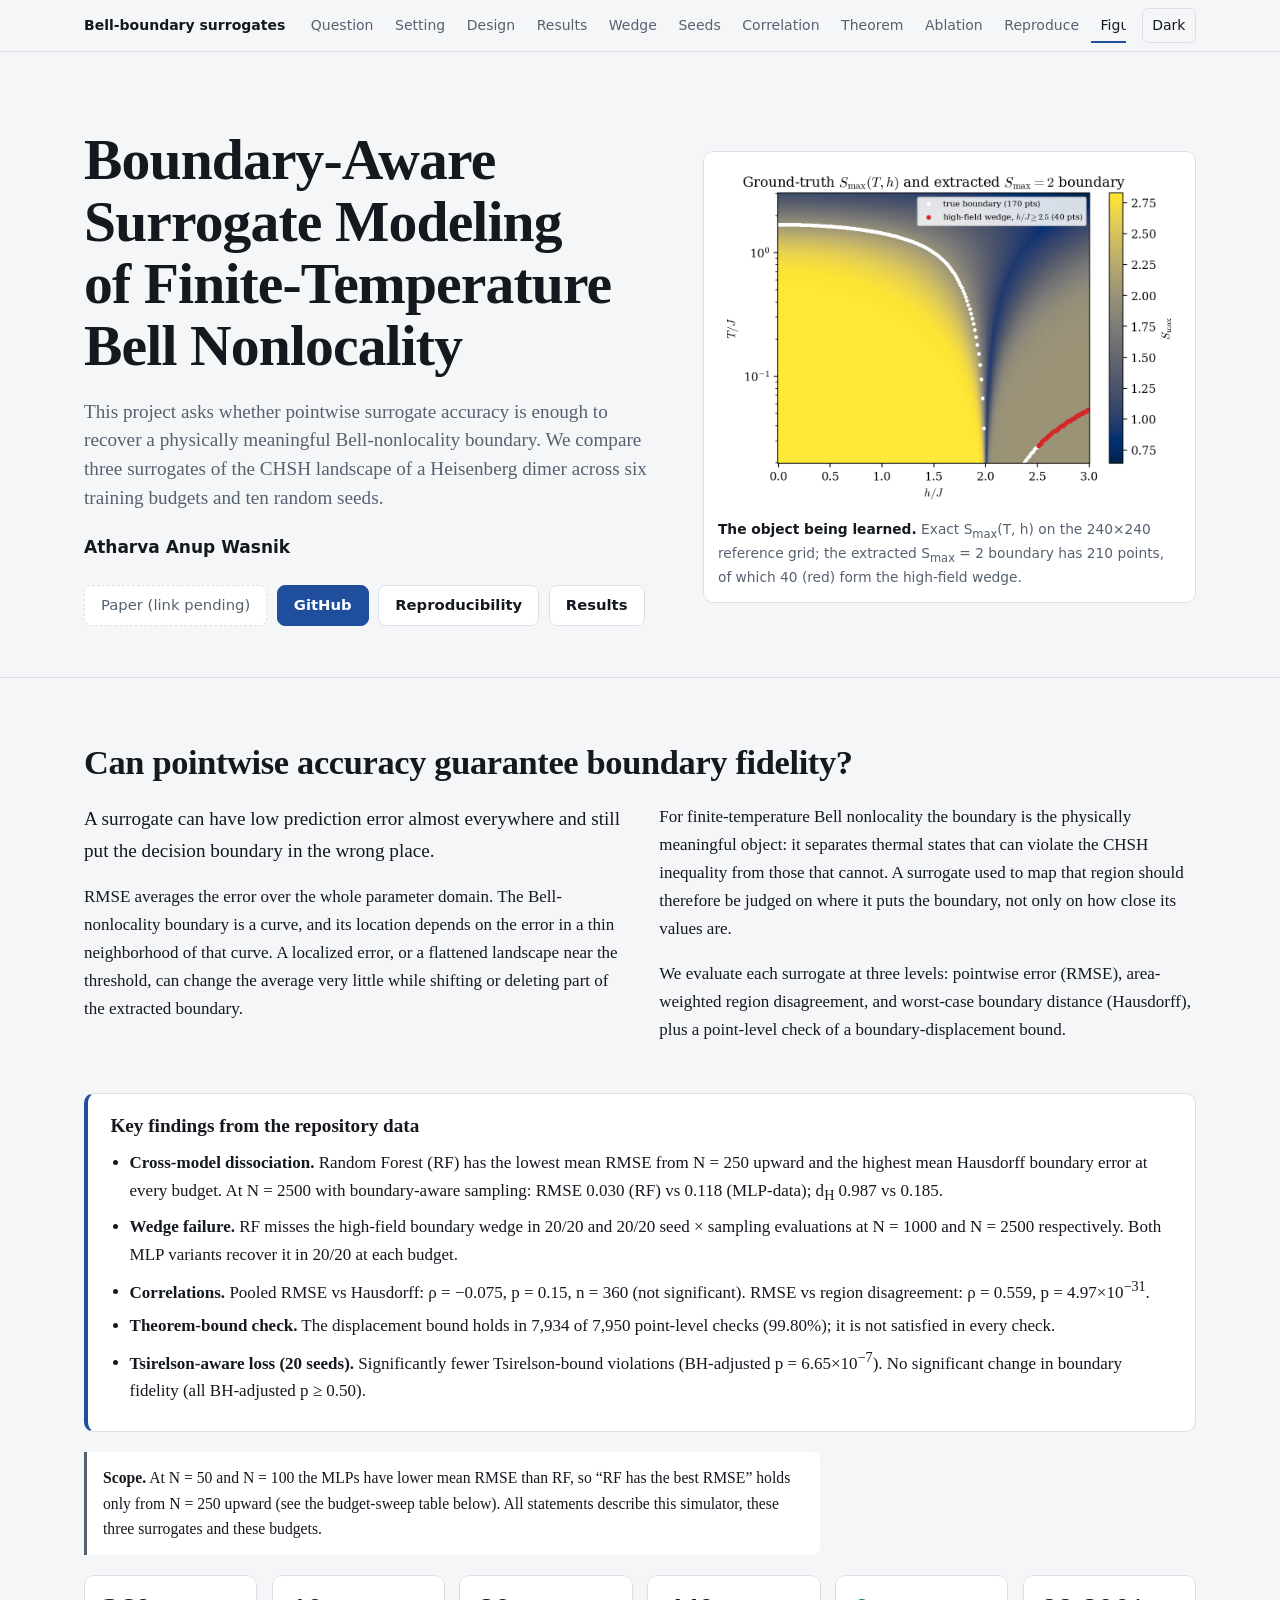
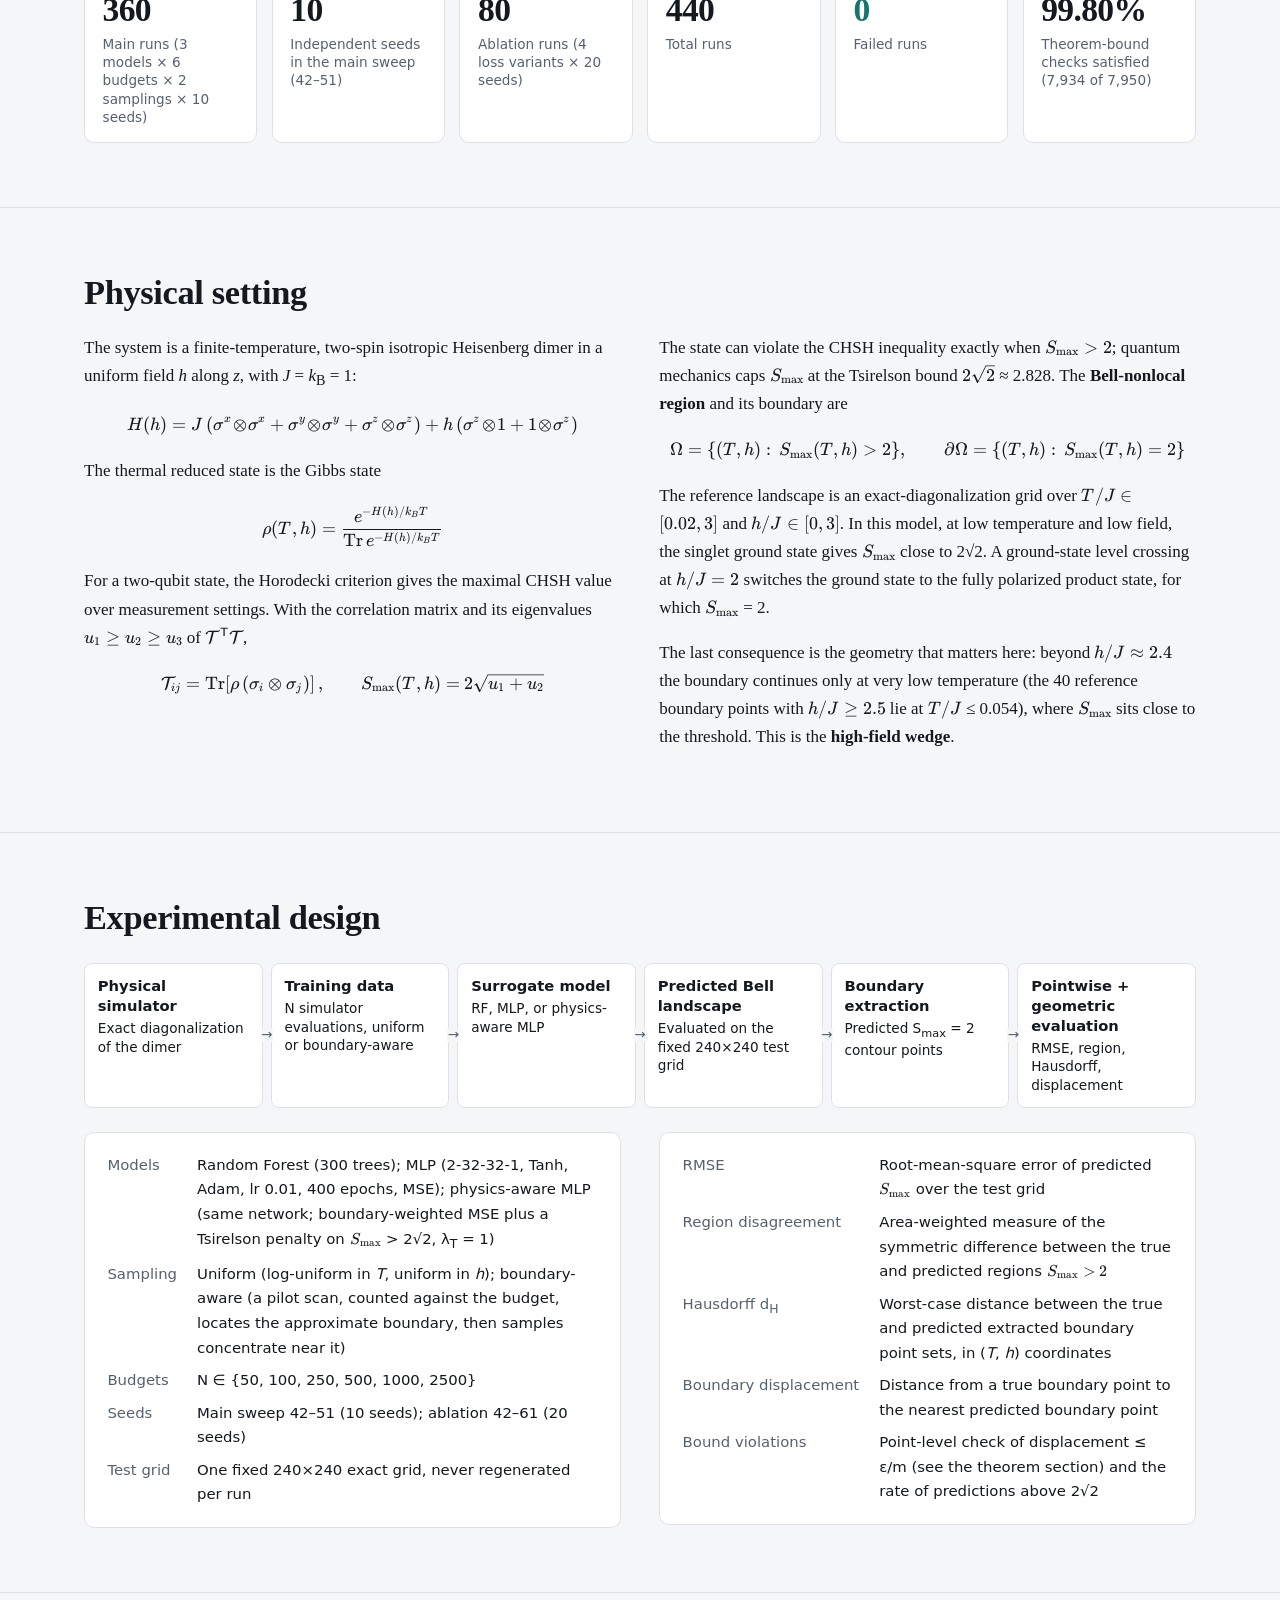
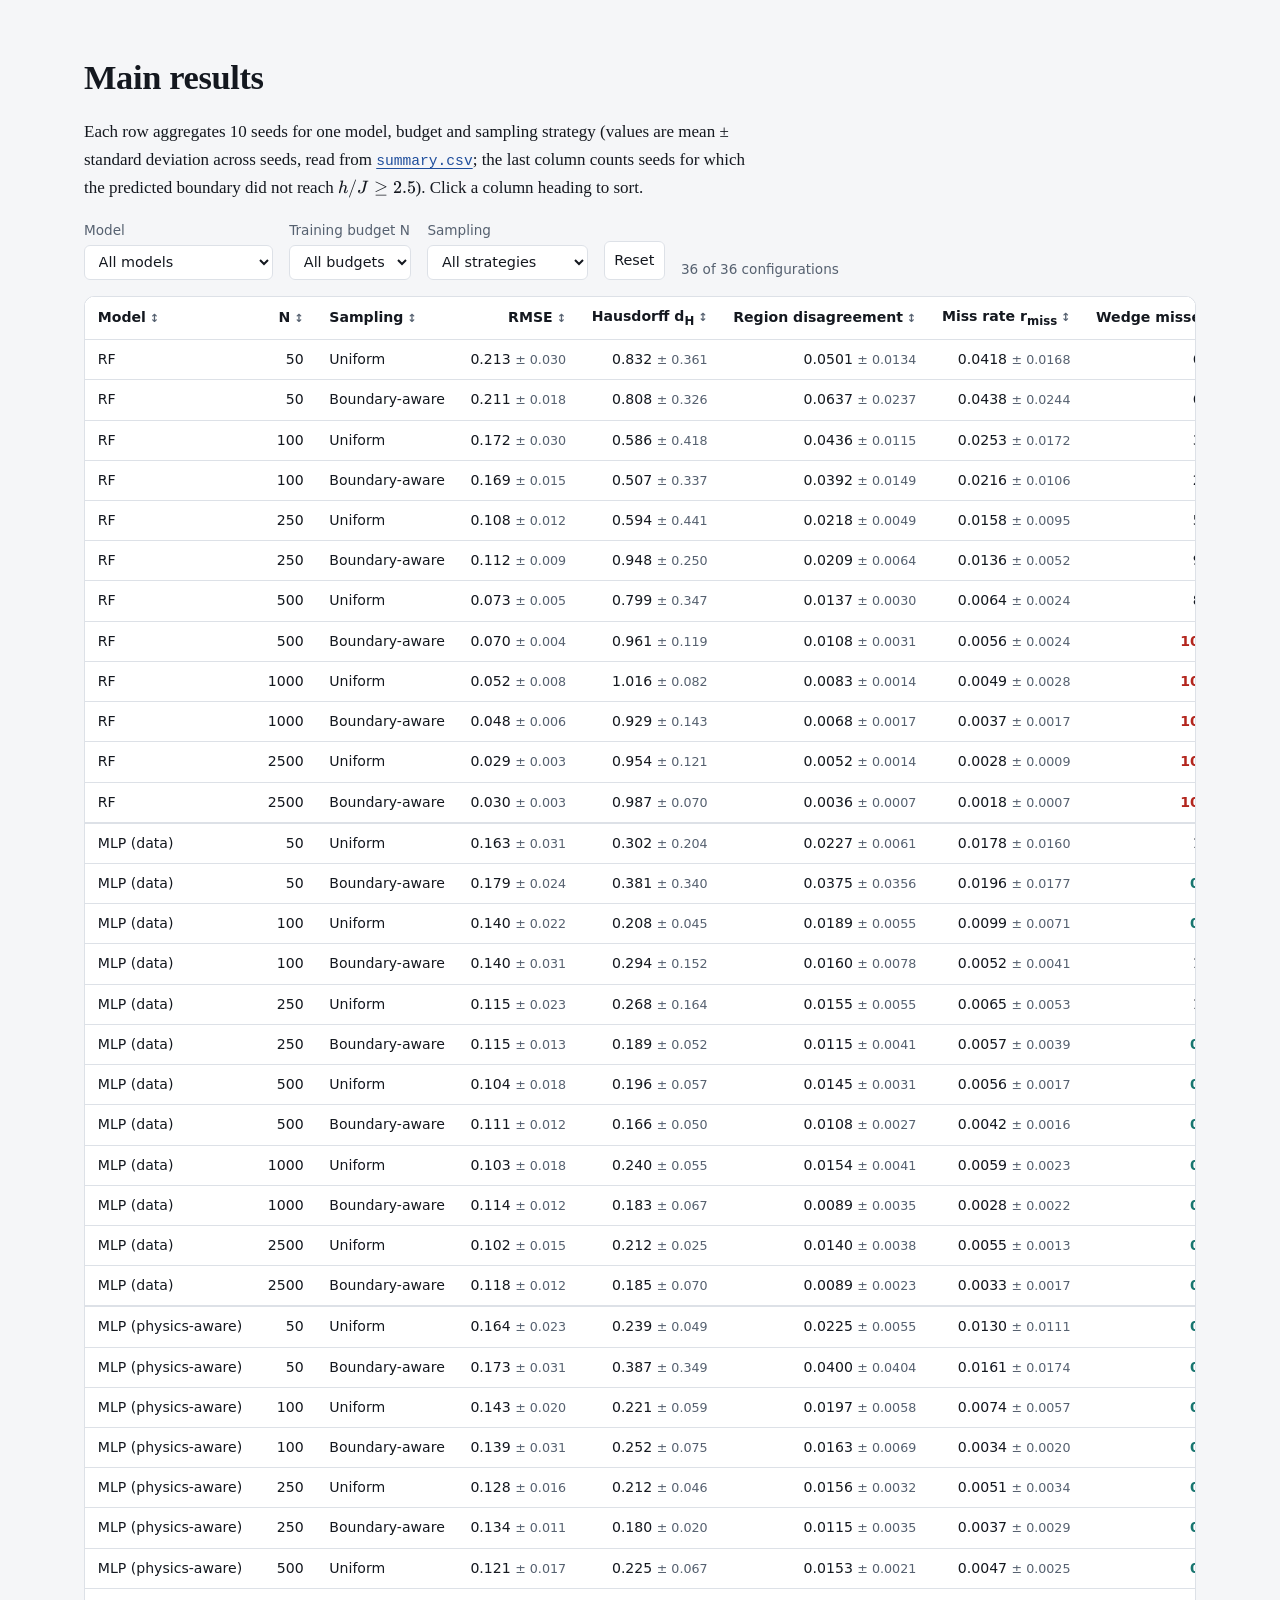
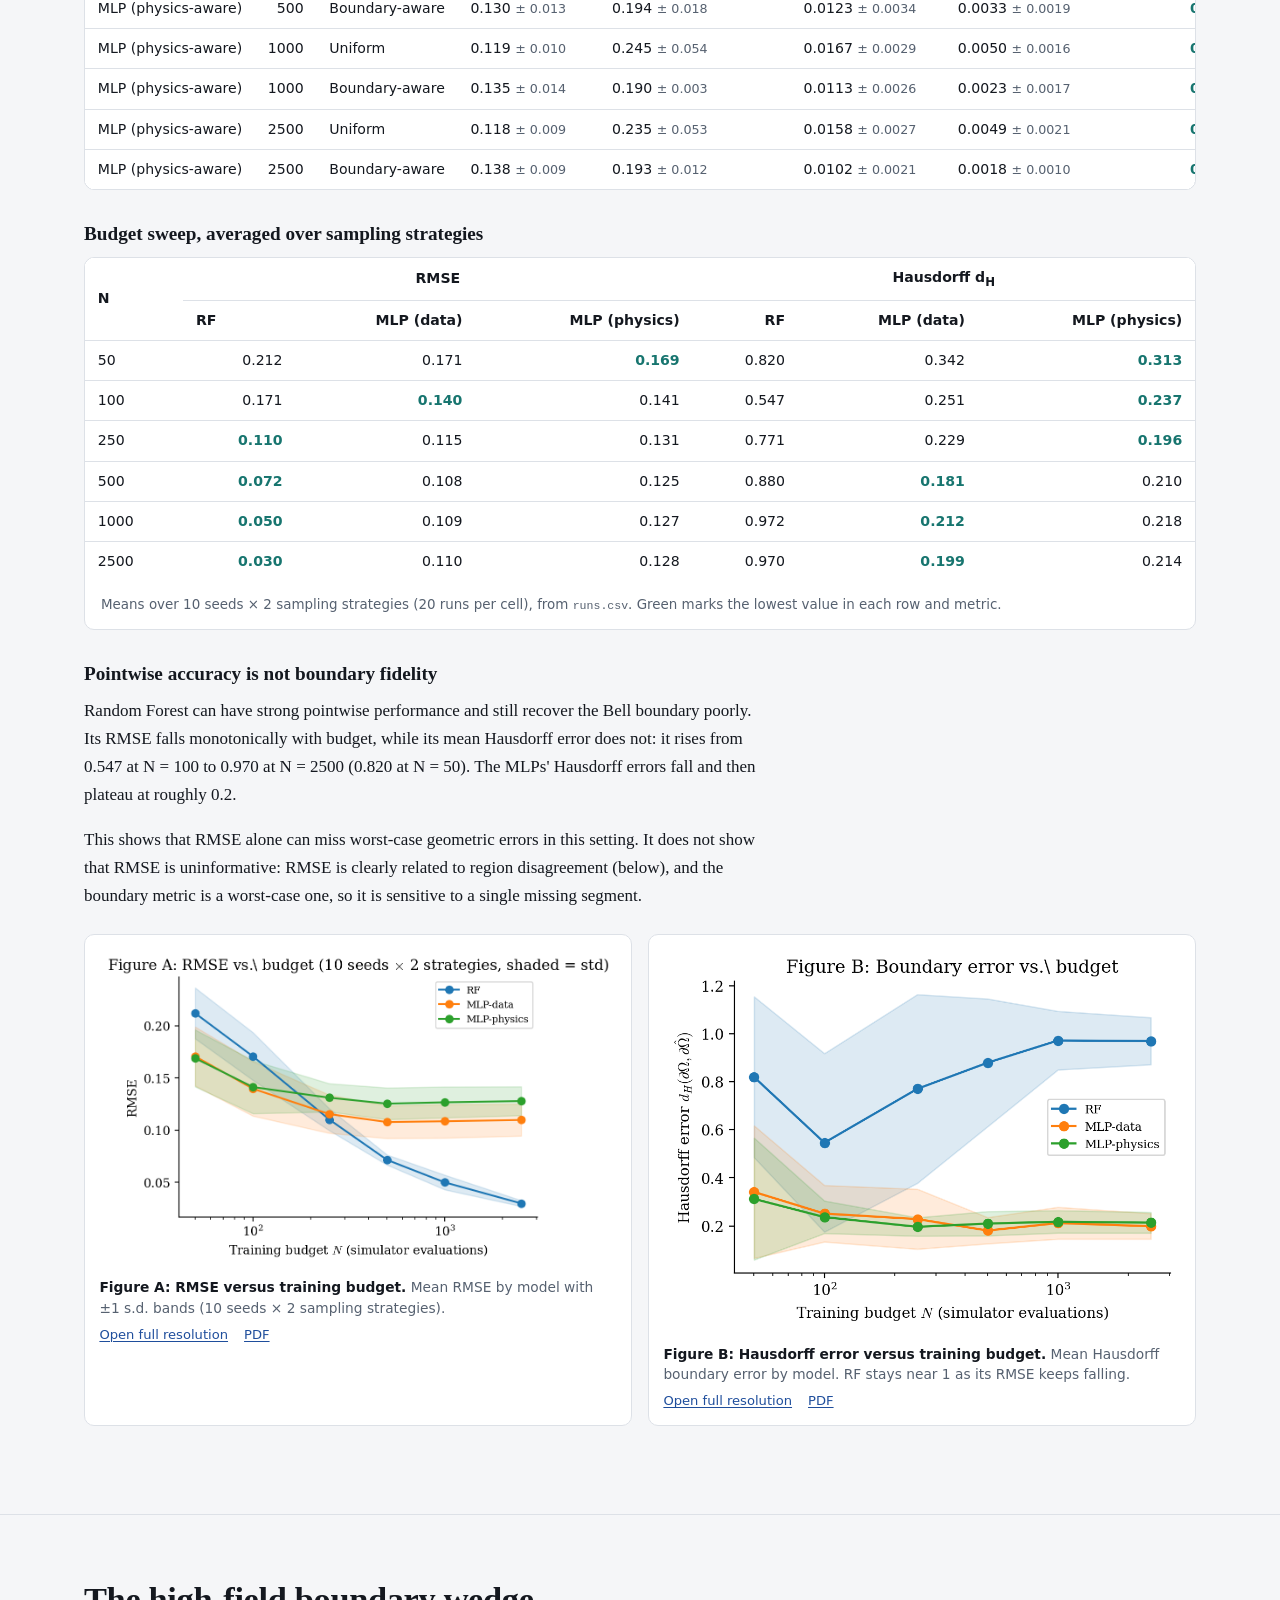
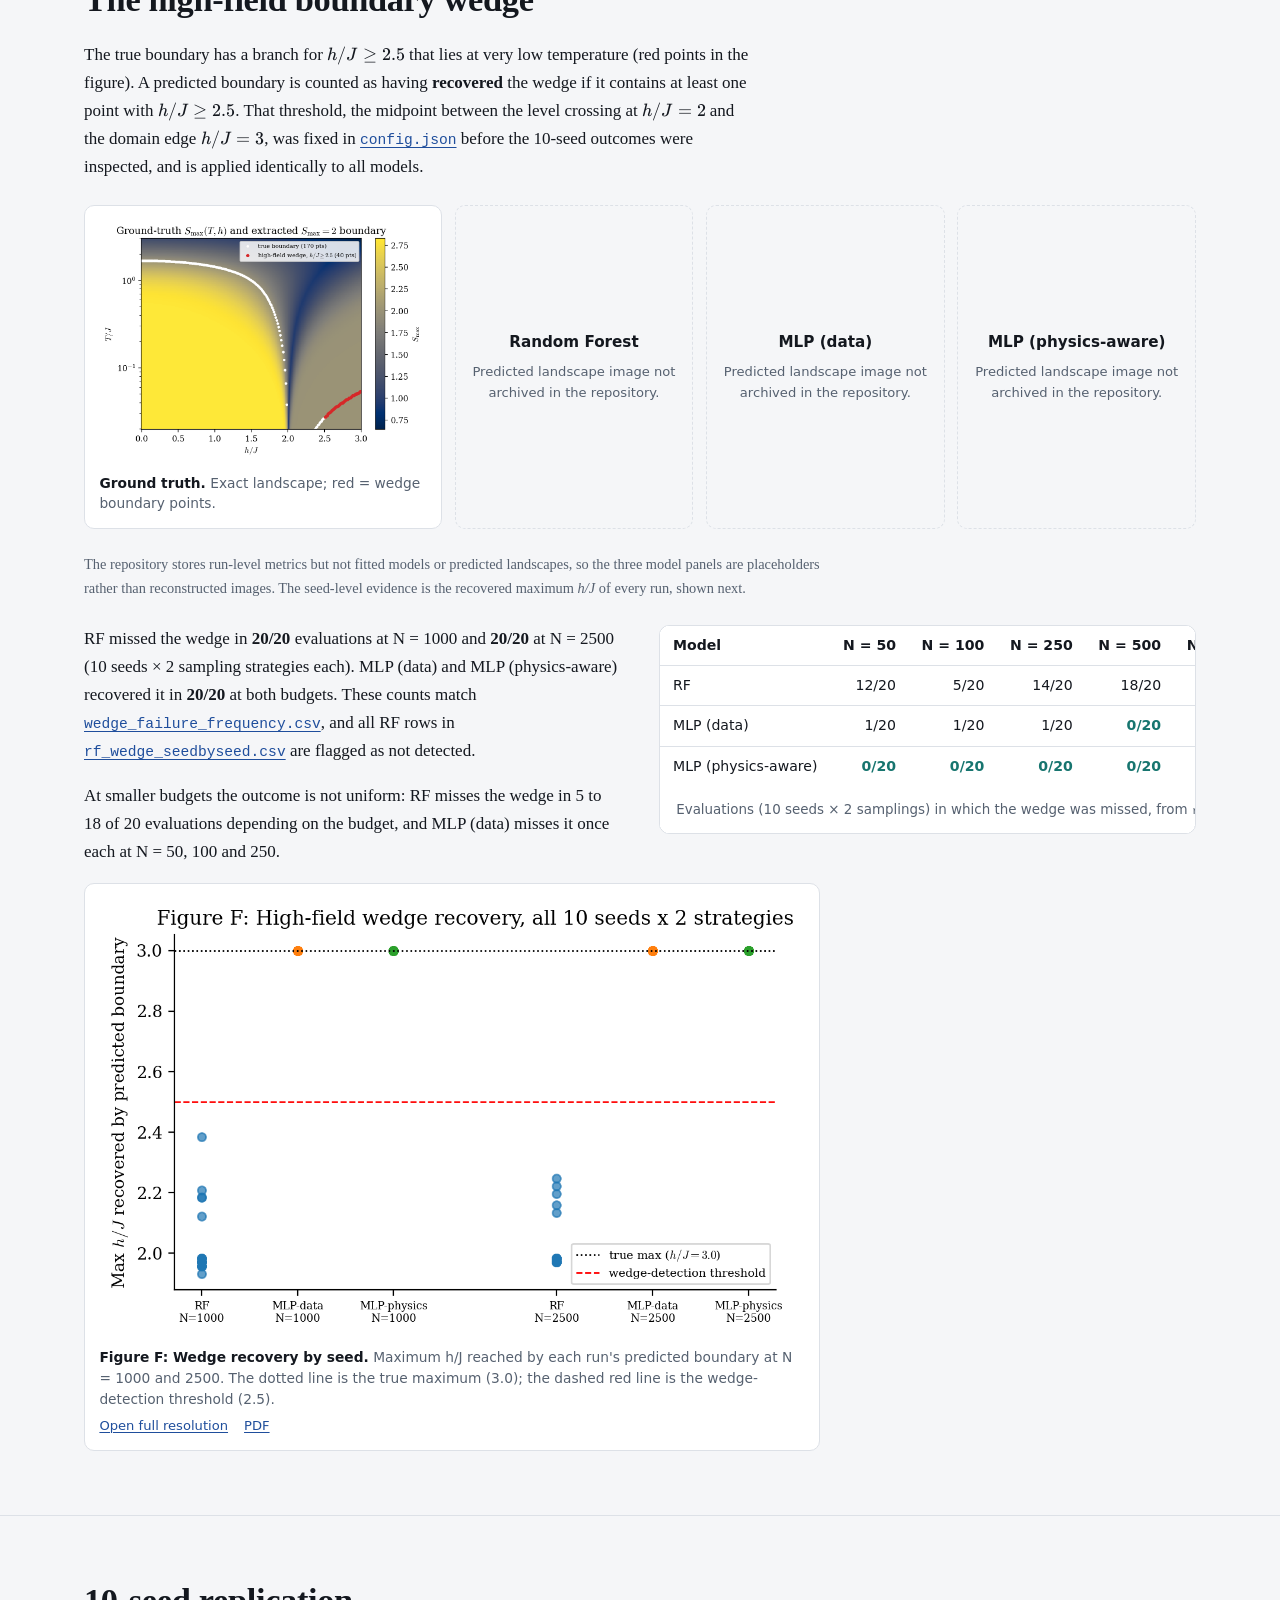
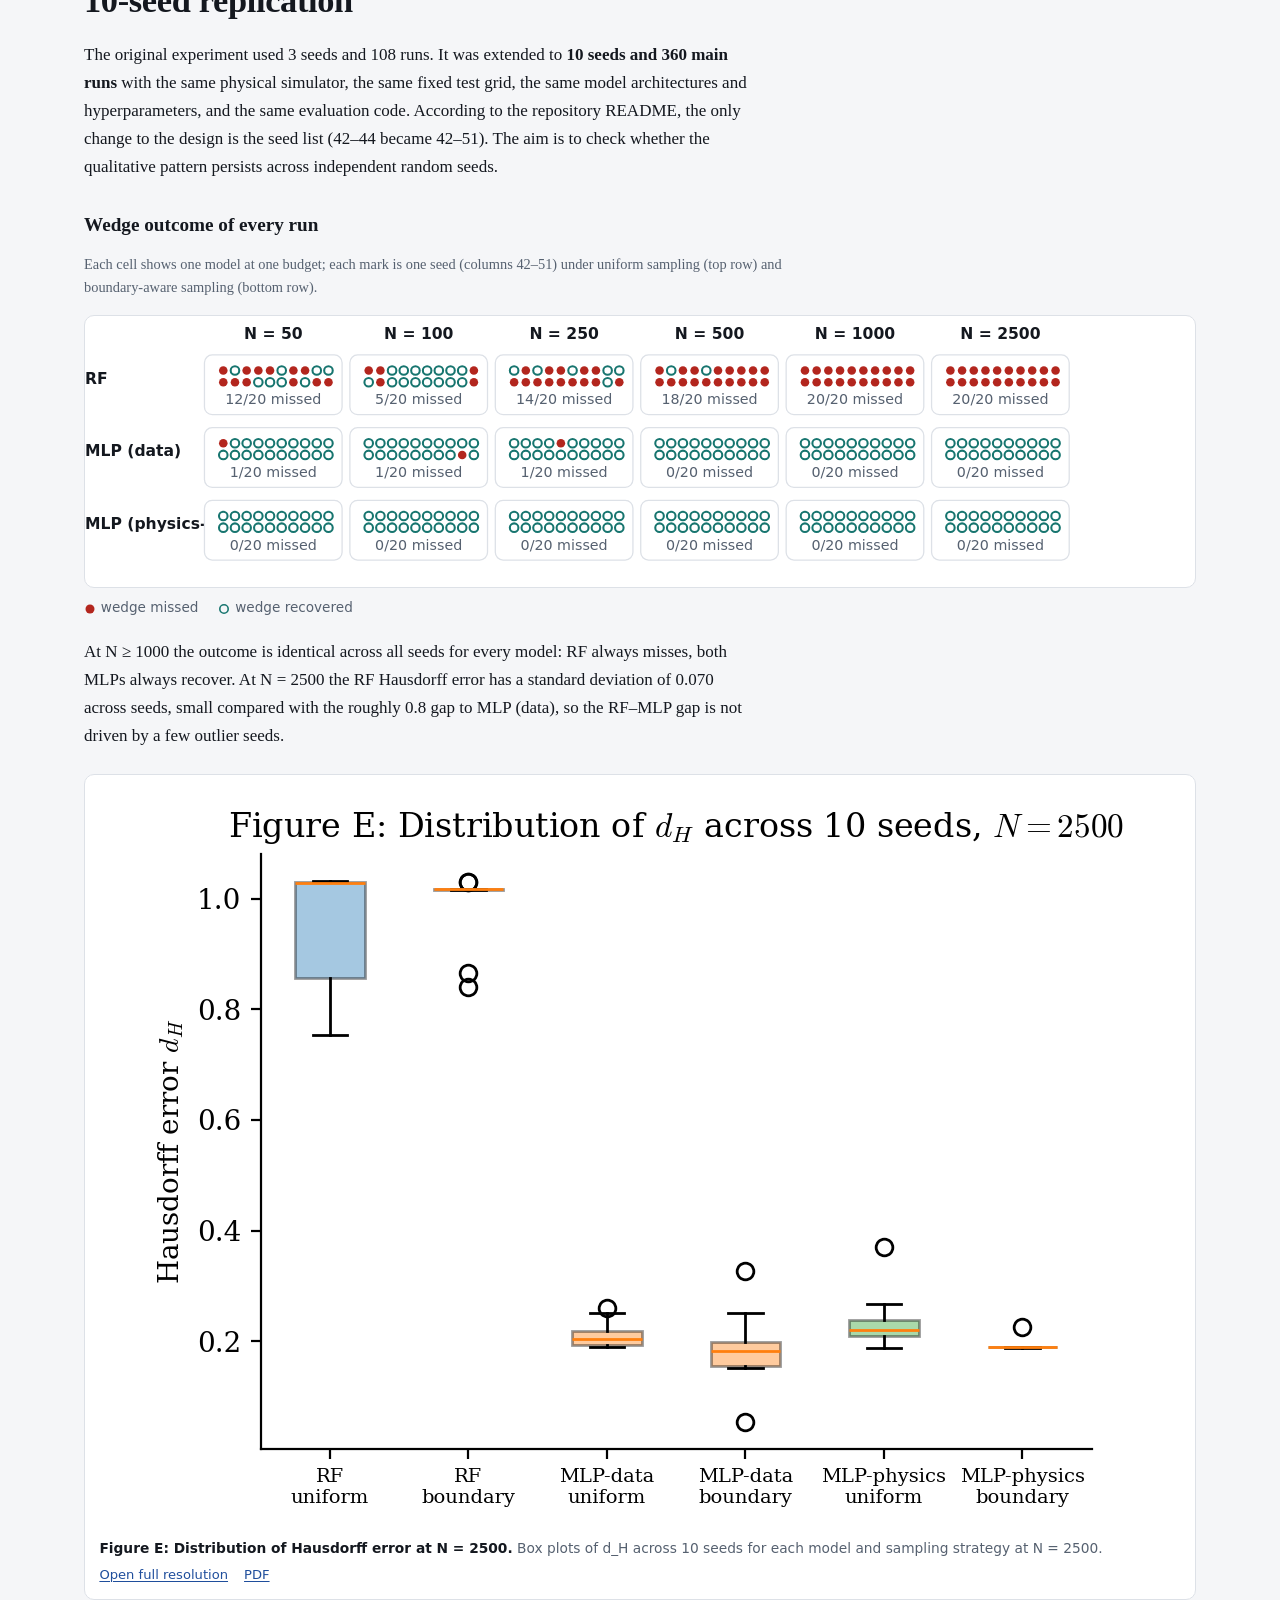
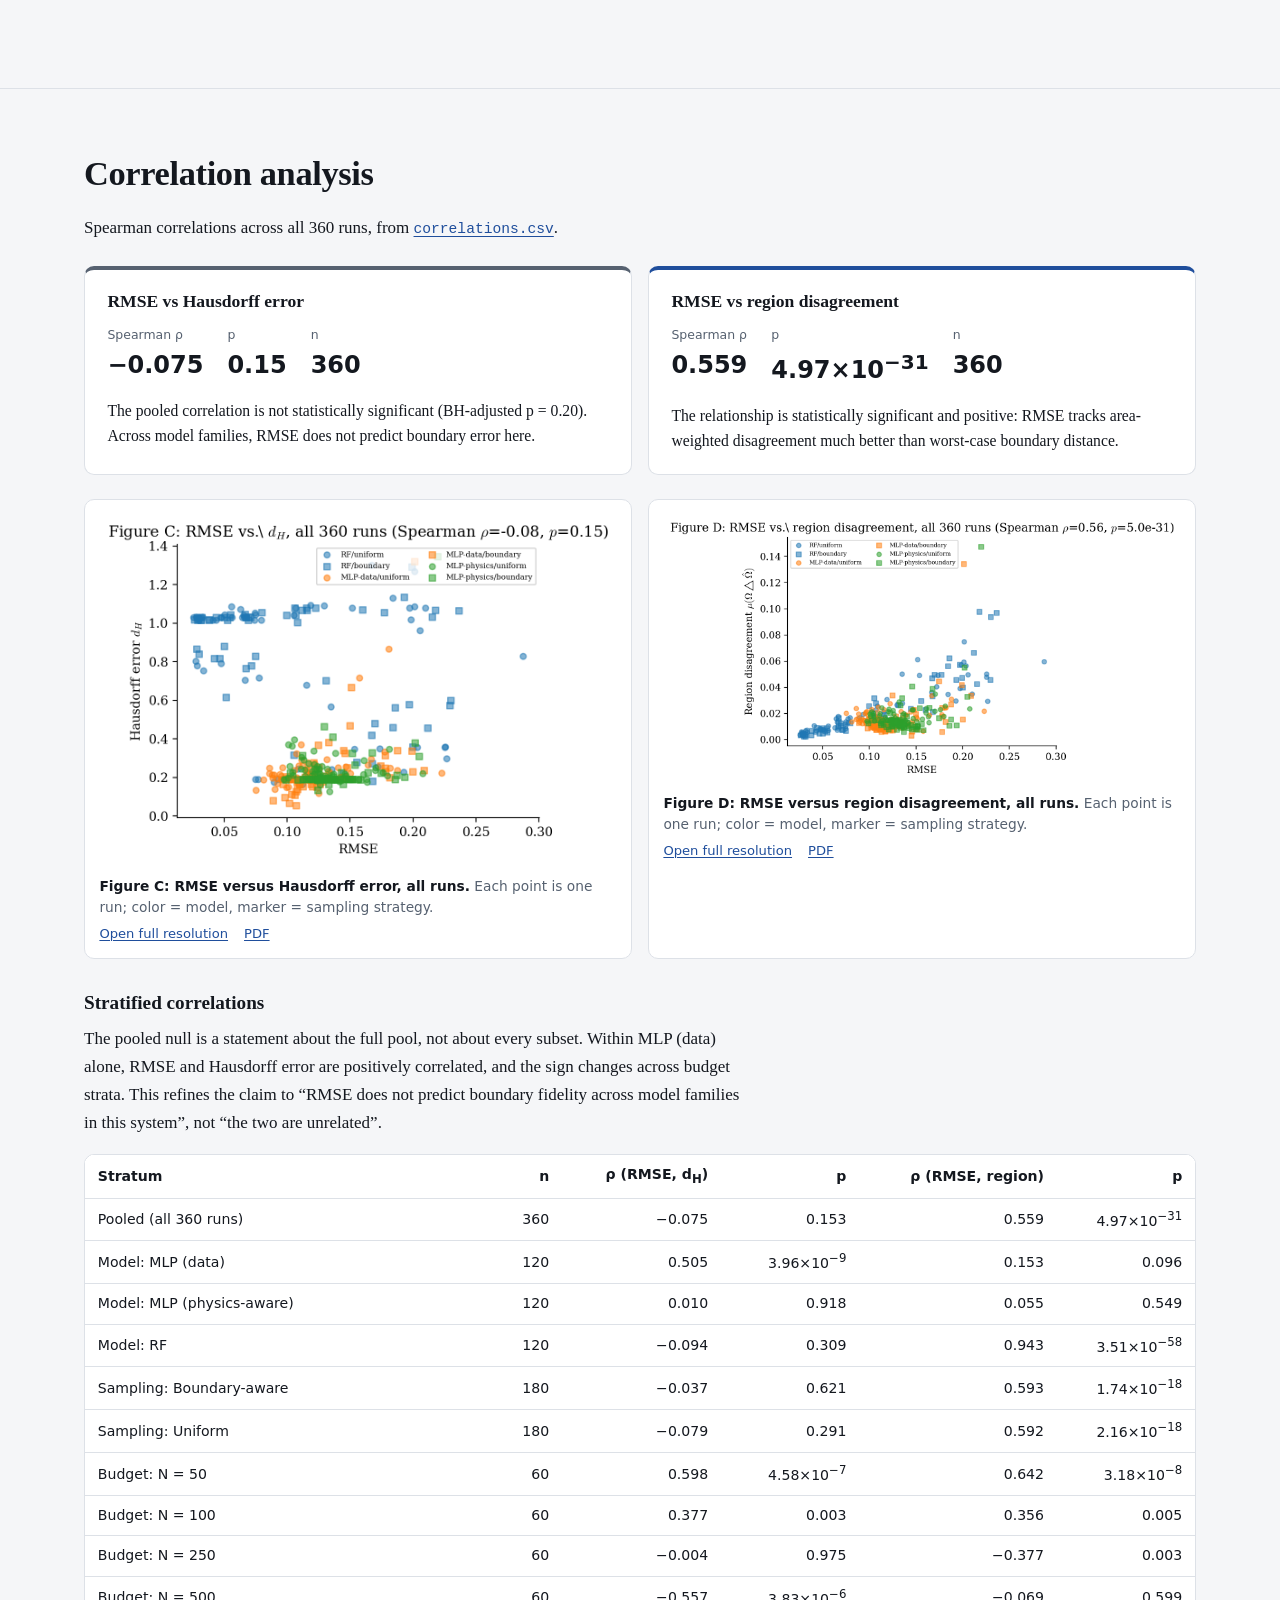
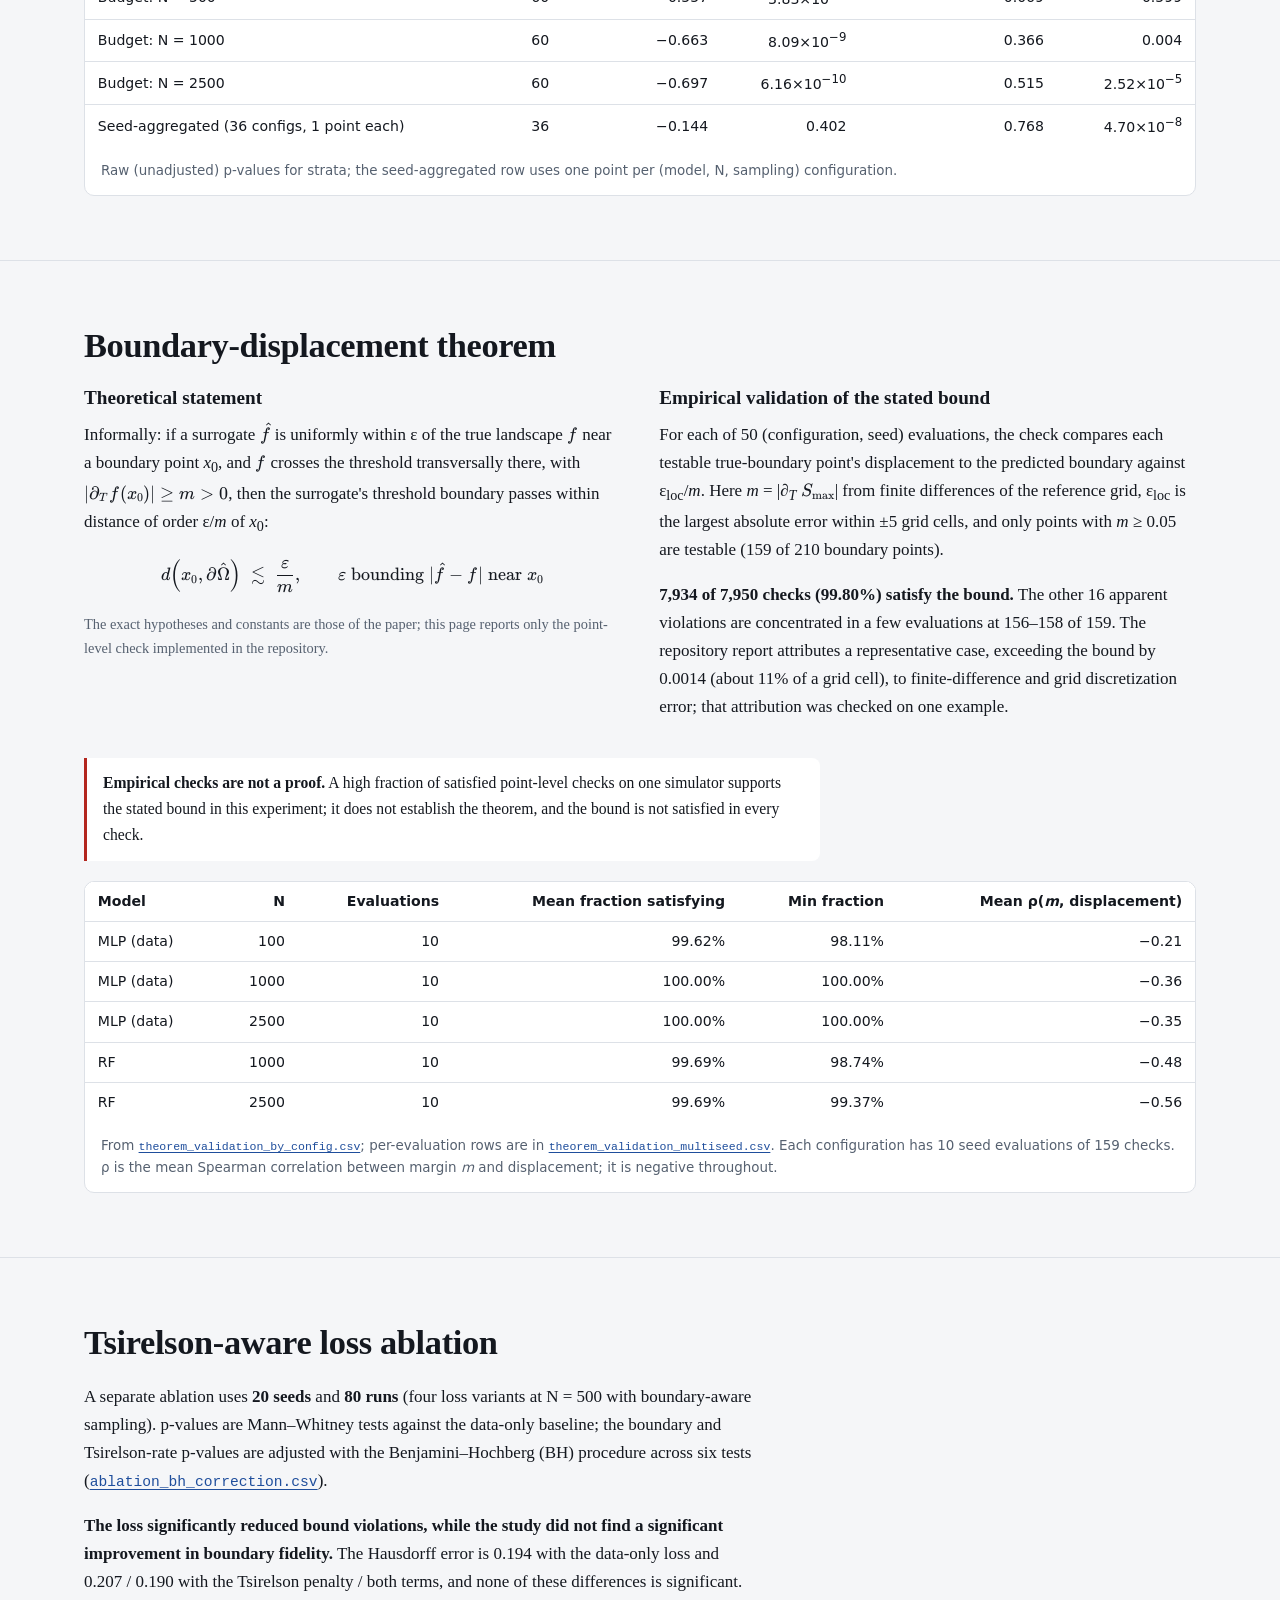
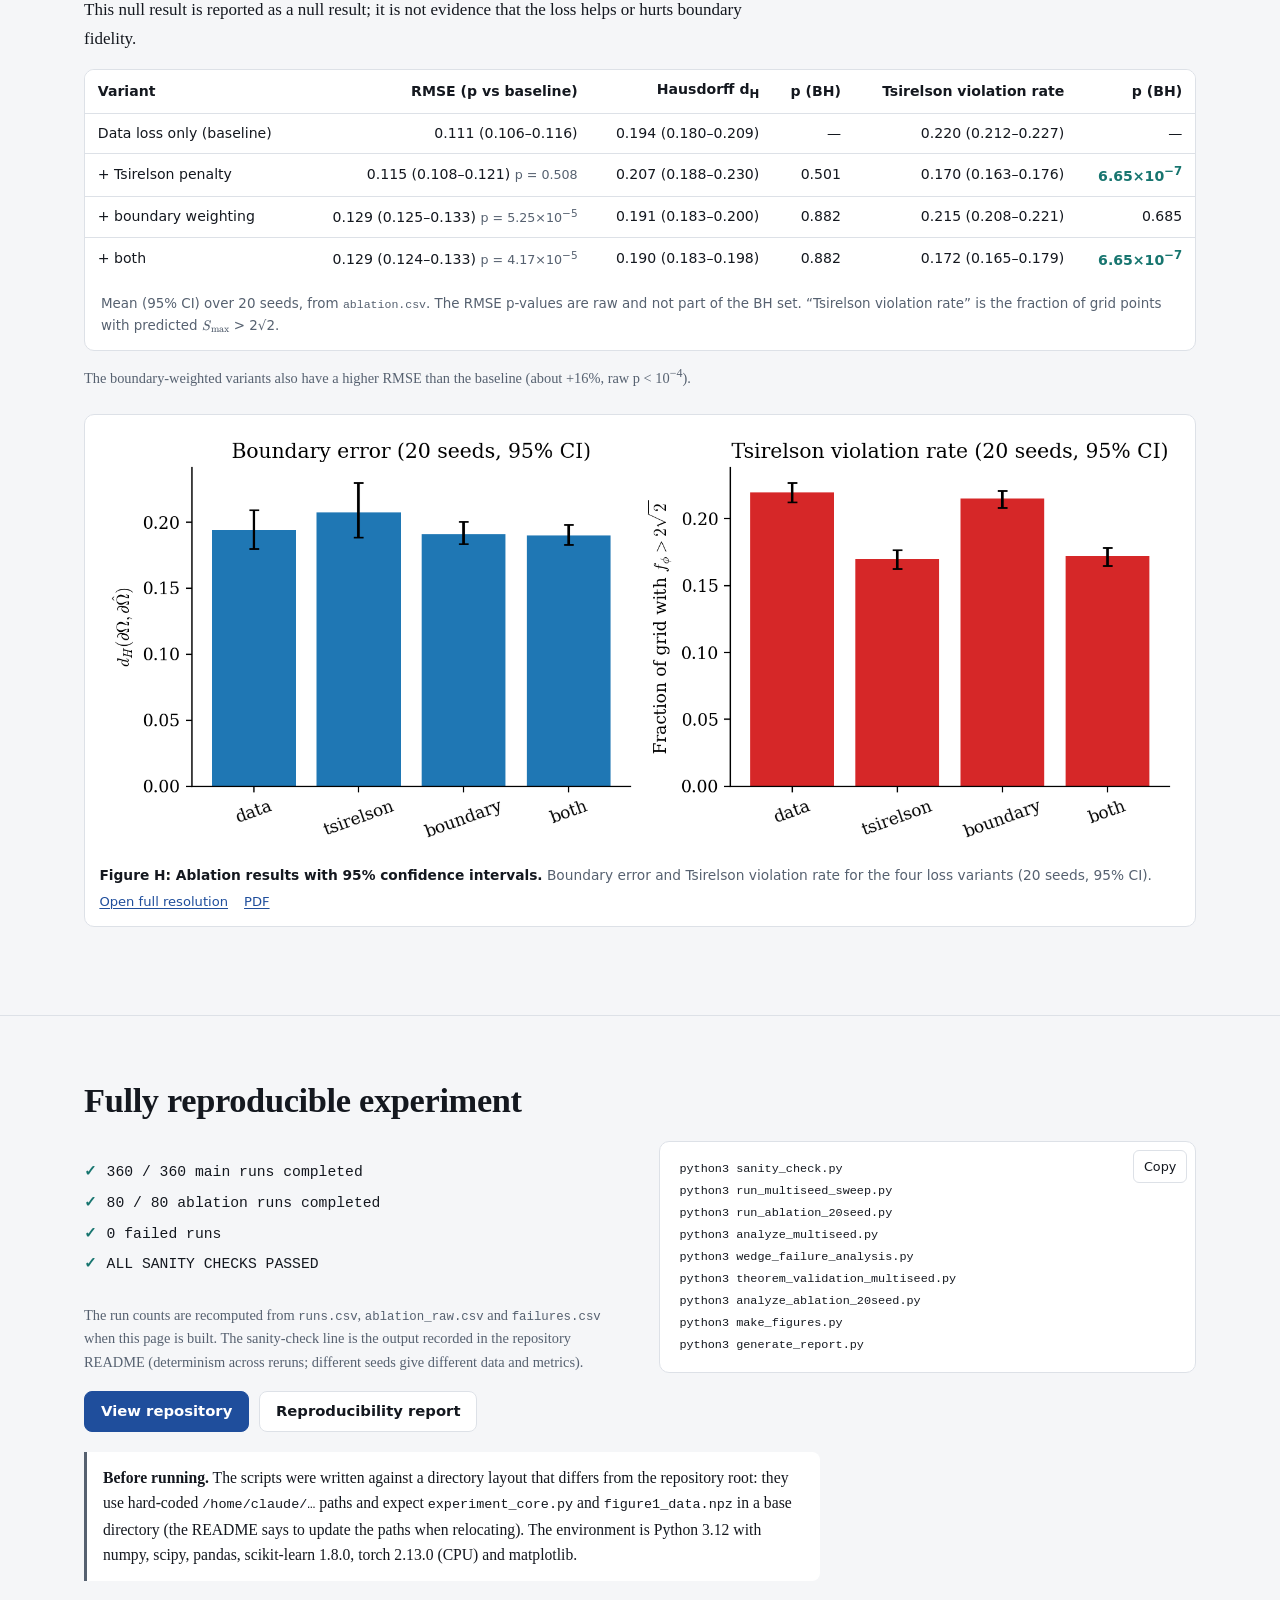
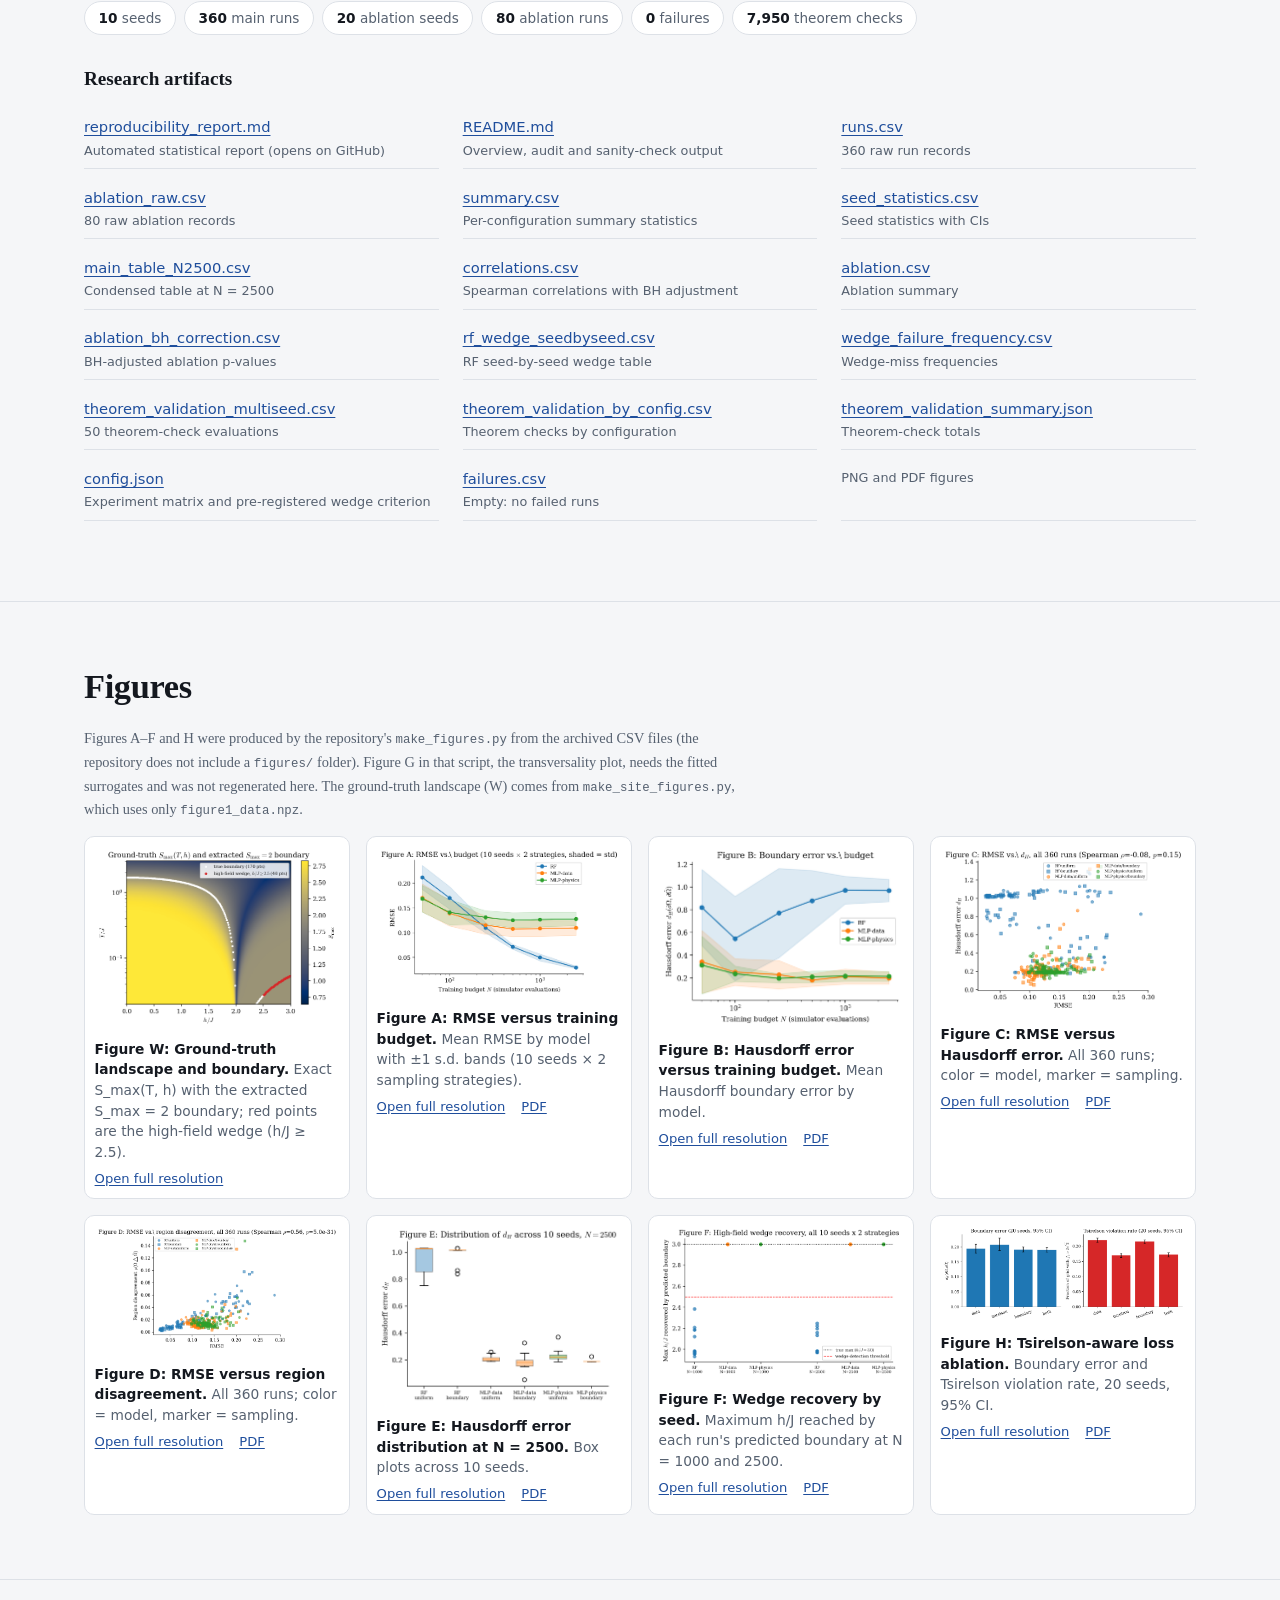
<file: index.html>
<!doctype html>
<html lang="en">
<head>
<meta charset="utf-8">
<meta name="viewport" content="width=device-width, initial-scale=1">
<title>Boundary-Aware Surrogate Modeling of Finite-Temperature Bell Nonlocality</title>
<meta name="description" content="Does low pointwise surrogate error guarantee a faithful recovery of the Bell-nonlocality boundary? Multiseed study of the finite-temperature Heisenberg dimer. Code, data and reproducibility report.">
<meta name="author" content="Atharva Anup Wasnik">
<meta name="color-scheme" content="light dark">
<link rel="canonical" href="https://atharvaanupwasnik3021.github.io/bell_project_page/">
<meta property="og:type" content="website">
<meta property="og:title" content="Boundary-Aware Surrogate Modeling of Finite-Temperature Bell Nonlocality">
<meta property="og:description" content="Pointwise surrogate accuracy versus faithful recovery of the S_max = 2 boundary: 10 seeds, 360 runs, full reproducibility.">
<meta property="og:url" content="https://atharvaanupwasnik3021.github.io/bell_project_page/">
<meta property="og:image" content="https://atharvaanupwasnik3021.github.io/bell_project_page/figW_ground_truth_landscape.png">
<link rel="stylesheet" href="katex.min.css">
<link rel="stylesheet" href="style.css">
<script>try{var t=localStorage.getItem("fbell-theme");if(t)document.documentElement.setAttribute("data-theme",t)}catch(e){}</script>
</head>
<body>
<a class="skip" href="#main">Skip to content</a>

<header class="site-nav">
  <nav class="wrap" aria-label="Sections">
    <a class="brand" href="#top">Bell-boundary surrogates</a>
    <ul class="nav-links" id="nav-links">
      <li><a href="#question">Question</a></li>
      <li><a href="#setting">Setting</a></li>
      <li><a href="#design">Design</a></li>
      <li><a href="#results">Results</a></li>
      <li><a href="#wedge">Wedge</a></li>
      <li><a href="#replication">Seeds</a></li>
      <li><a href="#correlation">Correlation</a></li>
      <li><a href="#theorem">Theorem</a></li>
      <li><a href="#ablation">Ablation</a></li>
      <li><a href="#reproducibility">Reproduce</a></li>
      <li><a href="#figures">Figures</a></li>
      <li><a href="#cite">Cite</a></li>
    </ul>
    <button class="icon-btn theme" id="theme-toggle" type="button" aria-label="Switch color theme">Dark</button>
    <button class="icon-btn nav-toggle" id="nav-toggle" type="button" aria-expanded="false" aria-controls="nav-links">Menu</button>
  </nav>
</header>

<main id="main">

<section class="hero" id="top">
  <div class="wrap hero-grid">
    <div>
      <h1>Boundary-Aware Surrogate Modeling of Finite-Temperature Bell Nonlocality</h1>
      <p class="sub">This project asks whether pointwise surrogate accuracy is enough to recover a physically meaningful Bell-nonlocality boundary. We compare three surrogates of the CHSH landscape of a Heisenberg dimer across six training budgets and ten random seeds.</p>
      <p class="author">Atharva Anup Wasnik</p>
      <div class="btns">
        <span class="btn disabled" role="link" aria-disabled="true" title="No paper URL is available yet">Paper (link pending)</span>
        <a class="btn primary" href="https://github.com/AtharvaAnupWasnik3021/F-BELL-">GitHub</a>
        <a class="btn" href="#reproducibility">Reproducibility</a>
        <a class="btn" href="#results">Results</a>
      </div>
    </div>
    <figure class="fig">
      <a class="zoom" href="figW_ground_truth_landscape.png" data-title="Ground-truth landscape and boundary">
        <div class="imgwrap"><img src="figW_ground_truth_landscape.png" width="1124" alt="Heat map of the exact maximal CHSH value over temperature and field, with the S_max = 2 boundary as white points and the high-field wedge in red."></div>
      </a>
      <figcaption><b>The object being learned.</b> Exact S<sub>max</sub>(T, h) on the 240×240 reference grid; the extracted S<sub>max</sub> = 2 boundary has 210 points, of which 40 (red) form the high-field wedge.</figcaption>
    </figure>
  </div>
</section>

<section class="block" id="question">
  <div class="wrap">
    <h2>Can pointwise accuracy guarantee boundary fidelity?</h2>
    <div class="two-col">
      <div class="prose">
        <p class="lede">A surrogate can have low prediction error almost everywhere and still put the decision boundary in the wrong place.</p>
        <p>RMSE averages the error over the whole parameter domain. The Bell-nonlocality boundary is a curve, and its location depends on the error in a thin neighborhood of that curve. A localized error, or a flattened landscape near the threshold, can change the average very little while shifting or deleting part of the extracted boundary.</p>
      </div>
      <div class="prose">
        <p>For finite-temperature Bell nonlocality the boundary is the physically meaningful object: it separates thermal states that can violate the CHSH inequality from those that cannot. A surrogate used to map that region should therefore be judged on where it puts the boundary, not only on how close its values are.</p>
        <p>We evaluate each surrogate at three levels: pointwise error (RMSE), area-weighted region disagreement, and worst-case boundary distance (Hausdorff), plus a point-level check of a boundary-displacement bound.</p>
      </div>
    </div>

    <div class="card finding" style="margin-top:2rem">
      <h3>Key findings from the repository data</h3>
      <ul>
        <li><b>Cross-model dissociation.</b> Random Forest (RF) has the lowest mean RMSE from N = 250 upward and the highest mean Hausdorff boundary error at every budget. At N = 2500 with boundary-aware sampling: RMSE 0.030 (RF) vs 0.118 (MLP-data); d<sub>H</sub> 0.987 vs 0.185.</li>
        <li><b>Wedge failure.</b> RF misses the high-field boundary wedge in 20/20 and 20/20 seed × sampling evaluations at N = 1000 and N = 2500 respectively. Both MLP variants recover it in 20/20 at each budget.</li>
        <li><b>Correlations.</b> Pooled RMSE vs Hausdorff: ρ = −0.075, p = 0.15, n = 360 (not significant). RMSE vs region disagreement: ρ = 0.559, p = 4.97×10<sup>−31</sup>.</li>
        <li><b>Theorem-bound check.</b> The displacement bound holds in 7,934 of 7,950 point-level checks (99.80%); it is not satisfied in every check.</li>
        <li><b>Tsirelson-aware loss (20 seeds).</b> Significantly fewer Tsirelson-bound violations (BH-adjusted p = 6.65×10<sup>−7</sup>). No significant change in boundary fidelity (all BH-adjusted p ≥ 0.50).</li>
      </ul>
    </div>
    <p class="note small"><b>Scope.</b> At N = 50 and N = 100 the MLPs have lower mean RMSE than RF, so “RF has the best RMSE” holds only from N = 250 upward (see the budget-sweep table below). All statements describe this simulator, these three surrogates and these budgets.</p>

    <div class="metrics" id="glance" aria-label="Results at a glance">
      <div class="metric"><div class="v">360</div><div class="l">Main runs (3 models × 6 budgets × 2 samplings × 10 seeds)</div></div>
      <div class="metric"><div class="v">10</div><div class="l">Independent seeds in the main sweep (42–51)</div></div>
      <div class="metric"><div class="v">80</div><div class="l">Ablation runs (4 loss variants × 20 seeds)</div></div>
      <div class="metric"><div class="v">440</div><div class="l">Total runs</div></div>
      <div class="metric zero"><div class="v">0</div><div class="l">Failed runs</div></div>
      <div class="metric"><div class="v">99.80%</div><div class="l">Theorem-bound checks satisfied (7,934 of 7,950)</div></div>
    </div>
  </div>
</section>

<section class="block" id="setting">
  <div class="wrap">
    <h2>Physical setting</h2>
    <div class="two-col">
      <div class="prose">
        <p>The system is a finite-temperature, two-spin isotropic Heisenberg dimer in a uniform field <i>h</i> along <i>z</i>, with <i>J</i> = <i>k</i><sub>B</sub> = 1:</p>
        <span class="katex-display"><span class="katex"><span class="katex-mathml"><math xmlns="http://www.w3.org/1998/Math/MathML" display="block"><semantics><mrow><mi>H</mi><mo stretchy="false">(</mo><mi>h</mi><mo stretchy="false">)</mo><mo>=</mo><mi>J</mi><mrow><mo fence="true">(</mo><msup><mi>σ</mi><mi>x</mi></msup><mtext> ⁣</mtext><mo>⊗</mo><mtext> ⁣</mtext><msup><mi>σ</mi><mi>x</mi></msup><mo>+</mo><msup><mi>σ</mi><mi>y</mi></msup><mtext> ⁣</mtext><mo>⊗</mo><mtext> ⁣</mtext><msup><mi>σ</mi><mi>y</mi></msup><mo>+</mo><msup><mi>σ</mi><mi>z</mi></msup><mtext> ⁣</mtext><mo>⊗</mo><mtext> ⁣</mtext><msup><mi>σ</mi><mi>z</mi></msup><mo fence="true">)</mo></mrow><mo>+</mo><mi>h</mi><mrow><mo fence="true">(</mo><msup><mi>σ</mi><mi>z</mi></msup><mtext> ⁣</mtext><mo>⊗</mo><mtext> ⁣</mtext><mn mathvariant="double-struck">1</mn><mo>+</mo><mn mathvariant="double-struck">1</mn><mtext> ⁣</mtext><mo>⊗</mo><mtext> ⁣</mtext><msup><mi>σ</mi><mi>z</mi></msup><mo fence="true">)</mo></mrow></mrow><annotation encoding="application/x-tex">H(h)=J\left(\sigma^x\!\otimes\!\sigma^x+\sigma^y\!\otimes\!\sigma^y+\sigma^z\!\otimes\!\sigma^z\right)+h\left(\sigma^z\!\otimes\!\mathbb{1}+\mathbb{1}\!\otimes\!\sigma^z\right)</annotation></semantics></math></span><span class="katex-html" aria-hidden="true"><span class="katex-base"><span class="katex-strut" style="height:1em;vertical-align:-0.25em;"></span><span class="mord mathnormal" style="margin-right:0.0813em;">H</span><span class="mopen">(</span><span class="mord mathnormal">h</span><span class="mclose">)</span><span class="mspace" style="margin-right:0.2778em;"></span><span class="mrel">=</span><span class="mspace" style="margin-right:0.2778em;"></span></span><span class="katex-base"><span class="katex-strut" style="height:1em;vertical-align:-0.25em;"></span><span class="mord mathnormal" style="margin-right:0.0962em;">J</span><span class="mspace" style="margin-right:0.1667em;"></span><span class="minner"><span class="mopen delimcenter" style="top:0em;">(</span><span class="mord"><span class="mord mathnormal" style="margin-right:0.0359em;">σ</span><span class="msupsub"><span class="vlist-t"><span class="vlist-r"><span class="vlist" style="height:0.7144em;"><span style="top:-3.113em;margin-right:0.05em;"><span class="pstrut" style="height:2.7em;"></span><span class="katex-sizing reset-size6 size3 mtight"><span class="mord mathnormal mtight">x</span></span></span></span></span></span></span></span><span class="mspace" style="margin-right:-0.1667em;"></span><span class="mspace" style="margin-right:0.2222em;"></span><span class="mbin">⊗</span><span class="mspace" style="margin-right:-0.1667em;"></span><span class="mspace" style="margin-right:0.2222em;"></span><span class="mord"><span class="mord mathnormal" style="margin-right:0.0359em;">σ</span><span class="msupsub"><span class="vlist-t"><span class="vlist-r"><span class="vlist" style="height:0.7144em;"><span style="top:-3.113em;margin-right:0.05em;"><span class="pstrut" style="height:2.7em;"></span><span class="katex-sizing reset-size6 size3 mtight"><span class="mord mathnormal mtight">x</span></span></span></span></span></span></span></span><span class="mspace" style="margin-right:0.2222em;"></span><span class="mbin">+</span><span class="mspace" style="margin-right:0.2222em;"></span><span class="mord"><span class="mord mathnormal" style="margin-right:0.0359em;">σ</span><span class="msupsub"><span class="vlist-t"><span class="vlist-r"><span class="vlist" style="height:0.7144em;"><span style="top:-3.113em;margin-right:0.05em;"><span class="pstrut" style="height:2.7em;"></span><span class="katex-sizing reset-size6 size3 mtight"><span class="mord mathnormal mtight" style="margin-right:0.0359em;">y</span></span></span></span></span></span></span></span><span class="mspace" style="margin-right:-0.1667em;"></span><span class="mspace" style="margin-right:0.2222em;"></span><span class="mbin">⊗</span><span class="mspace" style="margin-right:-0.1667em;"></span><span class="mspace" style="margin-right:0.2222em;"></span><span class="mord"><span class="mord mathnormal" style="margin-right:0.0359em;">σ</span><span class="msupsub"><span class="vlist-t"><span class="vlist-r"><span class="vlist" style="height:0.7144em;"><span style="top:-3.113em;margin-right:0.05em;"><span class="pstrut" style="height:2.7em;"></span><span class="katex-sizing reset-size6 size3 mtight"><span class="mord mathnormal mtight" style="margin-right:0.0359em;">y</span></span></span></span></span></span></span></span><span class="mspace" style="margin-right:0.2222em;"></span><span class="mbin">+</span><span class="mspace" style="margin-right:0.2222em;"></span><span class="mord"><span class="mord mathnormal" style="margin-right:0.0359em;">σ</span><span class="msupsub"><span class="vlist-t"><span class="vlist-r"><span class="vlist" style="height:0.7144em;"><span style="top:-3.113em;margin-right:0.05em;"><span class="pstrut" style="height:2.7em;"></span><span class="katex-sizing reset-size6 size3 mtight"><span class="mord mathnormal mtight" style="margin-right:0.044em;">z</span></span></span></span></span></span></span></span><span class="mspace" style="margin-right:-0.1667em;"></span><span class="mspace" style="margin-right:0.2222em;"></span><span class="mbin">⊗</span><span class="mspace" style="margin-right:-0.1667em;"></span><span class="mspace" style="margin-right:0.2222em;"></span><span class="mord"><span class="mord mathnormal" style="margin-right:0.0359em;">σ</span><span class="msupsub"><span class="vlist-t"><span class="vlist-r"><span class="vlist" style="height:0.7144em;"><span style="top:-3.113em;margin-right:0.05em;"><span class="pstrut" style="height:2.7em;"></span><span class="katex-sizing reset-size6 size3 mtight"><span class="mord mathnormal mtight" style="margin-right:0.044em;">z</span></span></span></span></span></span></span></span><span class="mclose delimcenter" style="top:0em;">)</span></span><span class="mspace" style="margin-right:0.2222em;"></span><span class="mbin">+</span><span class="mspace" style="margin-right:0.2222em;"></span></span><span class="katex-base"><span class="katex-strut" style="height:1em;vertical-align:-0.25em;"></span><span class="mord mathnormal">h</span><span class="mspace" style="margin-right:0.1667em;"></span><span class="minner"><span class="mopen delimcenter" style="top:0em;">(</span><span class="mord"><span class="mord mathnormal" style="margin-right:0.0359em;">σ</span><span class="msupsub"><span class="vlist-t"><span class="vlist-r"><span class="vlist" style="height:0.7144em;"><span style="top:-3.113em;margin-right:0.05em;"><span class="pstrut" style="height:2.7em;"></span><span class="katex-sizing reset-size6 size3 mtight"><span class="mord mathnormal mtight" style="margin-right:0.044em;">z</span></span></span></span></span></span></span></span><span class="mspace" style="margin-right:-0.1667em;"></span><span class="mspace" style="margin-right:0.2222em;"></span><span class="mbin">⊗</span><span class="mspace" style="margin-right:-0.1667em;"></span><span class="mspace" style="margin-right:0.2222em;"></span><span class="mord">1</span><span class="mspace" style="margin-right:0.2222em;"></span><span class="mbin">+</span><span class="mspace" style="margin-right:0.2222em;"></span><span class="mord">1</span><span class="mspace" style="margin-right:-0.1667em;"></span><span class="mspace" style="margin-right:0.2222em;"></span><span class="mbin">⊗</span><span class="mspace" style="margin-right:-0.1667em;"></span><span class="mspace" style="margin-right:0.2222em;"></span><span class="mord"><span class="mord mathnormal" style="margin-right:0.0359em;">σ</span><span class="msupsub"><span class="vlist-t"><span class="vlist-r"><span class="vlist" style="height:0.7144em;"><span style="top:-3.113em;margin-right:0.05em;"><span class="pstrut" style="height:2.7em;"></span><span class="katex-sizing reset-size6 size3 mtight"><span class="mord mathnormal mtight" style="margin-right:0.044em;">z</span></span></span></span></span></span></span></span><span class="mclose delimcenter" style="top:0em;">)</span></span></span></span></span></span>
        <p>The thermal reduced state is the Gibbs state</p>
        <span class="katex-display"><span class="katex"><span class="katex-mathml"><math xmlns="http://www.w3.org/1998/Math/MathML" display="block"><semantics><mrow><mi>ρ</mi><mo stretchy="false">(</mo><mi>T</mi><mo separator="true">,</mo><mi>h</mi><mo stretchy="false">)</mo><mo>=</mo><mfrac><msup><mi>e</mi><mrow><mo>−</mo><mi>H</mi><mo stretchy="false">(</mo><mi>h</mi><mo stretchy="false">)</mo><mi mathvariant="normal">/</mi><msub><mi>k</mi><mi>B</mi></msub><mi>T</mi></mrow></msup><mrow><mrow><mi mathvariant="normal">T</mi><mi mathvariant="normal">r</mi></mrow><mtext> </mtext><msup><mi>e</mi><mrow><mo>−</mo><mi>H</mi><mo stretchy="false">(</mo><mi>h</mi><mo stretchy="false">)</mo><mi mathvariant="normal">/</mi><msub><mi>k</mi><mi>B</mi></msub><mi>T</mi></mrow></msup></mrow></mfrac></mrow><annotation encoding="application/x-tex">\rho(T,h)=\frac{e^{-H(h)/k_BT}}{\mathrm{Tr}\,e^{-H(h)/k_BT}}</annotation></semantics></math></span><span class="katex-html" aria-hidden="true"><span class="katex-base"><span class="katex-strut" style="height:1em;vertical-align:-0.25em;"></span><span class="mord mathnormal">ρ</span><span class="mopen">(</span><span class="mord mathnormal" style="margin-right:0.1389em;">T</span><span class="mpunct">,</span><span class="mspace" style="margin-right:0.1667em;"></span><span class="mord mathnormal">h</span><span class="mclose">)</span><span class="mspace" style="margin-right:0.2778em;"></span><span class="mrel">=</span><span class="mspace" style="margin-right:0.2778em;"></span></span><span class="katex-base"><span class="katex-strut" style="height:2.269em;vertical-align:-0.704em;"></span><span class="mord"><span class="mopen nulldelimiter"></span><span class="mfrac"><span class="vlist-t vlist-t2"><span class="vlist-r"><span class="vlist" style="height:1.565em;"><span style="top:-2.296em;"><span class="pstrut" style="height:3em;"></span><span class="mord"><span class="mord"><span class="mord mathrm">Tr</span></span><span class="mspace" style="margin-right:0.1667em;"></span><span class="mord"><span class="mord mathnormal">e</span><span class="msupsub"><span class="vlist-t"><span class="vlist-r"><span class="vlist" style="height:0.814em;"><span style="top:-2.989em;margin-right:0.05em;"><span class="pstrut" style="height:2.7em;"></span><span class="katex-sizing reset-size6 size3 mtight"><span class="mord mtight"><span class="mord mtight">−</span><span class="mord mathnormal mtight" style="margin-right:0.0813em;">H</span><span class="mopen mtight">(</span><span class="mord mathnormal mtight">h</span><span class="mclose mtight">)</span><span class="mord mtight">/</span><span class="mord mtight"><span class="mord mathnormal mtight" style="margin-right:0.0315em;">k</span><span class="msupsub"><span class="vlist-t vlist-t2"><span class="vlist-r"><span class="vlist" style="height:0.3448em;"><span style="top:-2.3567em;margin-left:-0.0315em;margin-right:0.0714em;"><span class="pstrut" style="height:2.5em;"></span><span class="katex-sizing reset-size3 size1 mtight"><span class="mord mathnormal mtight" style="margin-right:0.0502em;">B</span></span></span></span><span class="vlist-s">​</span></span><span class="vlist-r"><span class="vlist" style="height:0.1433em;"><span></span></span></span></span></span></span><span class="mord mathnormal mtight" style="margin-right:0.1389em;">T</span></span></span></span></span></span></span></span></span></span></span><span style="top:-3.23em;"><span class="pstrut" style="height:3em;"></span><span class="frac-line" style="border-bottom-width:0.04em;"></span></span><span style="top:-3.677em;"><span class="pstrut" style="height:3em;"></span><span class="mord"><span class="mord"><span class="mord mathnormal">e</span><span class="msupsub"><span class="vlist-t"><span class="vlist-r"><span class="vlist" style="height:0.888em;"><span style="top:-3.063em;margin-right:0.05em;"><span class="pstrut" style="height:2.7em;"></span><span class="katex-sizing reset-size6 size3 mtight"><span class="mord mtight"><span class="mord mtight">−</span><span class="mord mathnormal mtight" style="margin-right:0.0813em;">H</span><span class="mopen mtight">(</span><span class="mord mathnormal mtight">h</span><span class="mclose mtight">)</span><span class="mord mtight">/</span><span class="mord mtight"><span class="mord mathnormal mtight" style="margin-right:0.0315em;">k</span><span class="msupsub"><span class="vlist-t vlist-t2"><span class="vlist-r"><span class="vlist" style="height:0.3448em;"><span style="top:-2.3567em;margin-left:-0.0315em;margin-right:0.0714em;"><span class="pstrut" style="height:2.5em;"></span><span class="katex-sizing reset-size3 size1 mtight"><span class="mord mathnormal mtight" style="margin-right:0.0502em;">B</span></span></span></span><span class="vlist-s">​</span></span><span class="vlist-r"><span class="vlist" style="height:0.1433em;"><span></span></span></span></span></span></span><span class="mord mathnormal mtight" style="margin-right:0.1389em;">T</span></span></span></span></span></span></span></span></span></span></span></span><span class="vlist-s">​</span></span><span class="vlist-r"><span class="vlist" style="height:0.704em;"><span></span></span></span></span></span><span class="mclose nulldelimiter"></span></span></span></span></span></span>
        <p>For a two-qubit state, the Horodecki criterion gives the maximal CHSH value over measurement settings. With the correlation matrix and its eigenvalues <span class="katex"><span class="katex-mathml"><math xmlns="http://www.w3.org/1998/Math/MathML"><semantics><mrow><msub><mi>u</mi><mn>1</mn></msub><mo>≥</mo><msub><mi>u</mi><mn>2</mn></msub><mo>≥</mo><msub><mi>u</mi><mn>3</mn></msub></mrow><annotation encoding="application/x-tex">u_1\ge u_2\ge u_3</annotation></semantics></math></span><span class="katex-html" aria-hidden="true"><span class="katex-base"><span class="katex-strut" style="height:0.786em;vertical-align:-0.15em;"></span><span class="mord"><span class="mord mathnormal">u</span><span class="msupsub"><span class="vlist-t vlist-t2"><span class="vlist-r"><span class="vlist" style="height:0.3011em;"><span style="top:-2.55em;margin-left:0em;margin-right:0.05em;"><span class="pstrut" style="height:2.7em;"></span><span class="katex-sizing reset-size6 size3 mtight"><span class="mord mtight">1</span></span></span></span><span class="vlist-s">​</span></span><span class="vlist-r"><span class="vlist" style="height:0.15em;"><span></span></span></span></span></span></span><span class="mspace" style="margin-right:0.2778em;"></span><span class="mrel">≥</span><span class="mspace" style="margin-right:0.2778em;"></span></span><span class="katex-base"><span class="katex-strut" style="height:0.786em;vertical-align:-0.15em;"></span><span class="mord"><span class="mord mathnormal">u</span><span class="msupsub"><span class="vlist-t vlist-t2"><span class="vlist-r"><span class="vlist" style="height:0.3011em;"><span style="top:-2.55em;margin-left:0em;margin-right:0.05em;"><span class="pstrut" style="height:2.7em;"></span><span class="katex-sizing reset-size6 size3 mtight"><span class="mord mtight">2</span></span></span></span><span class="vlist-s">​</span></span><span class="vlist-r"><span class="vlist" style="height:0.15em;"><span></span></span></span></span></span></span><span class="mspace" style="margin-right:0.2778em;"></span><span class="mrel">≥</span><span class="mspace" style="margin-right:0.2778em;"></span></span><span class="katex-base"><span class="katex-strut" style="height:0.5806em;vertical-align:-0.15em;"></span><span class="mord"><span class="mord mathnormal">u</span><span class="msupsub"><span class="vlist-t vlist-t2"><span class="vlist-r"><span class="vlist" style="height:0.3011em;"><span style="top:-2.55em;margin-left:0em;margin-right:0.05em;"><span class="pstrut" style="height:2.7em;"></span><span class="katex-sizing reset-size6 size3 mtight"><span class="mord mtight">3</span></span></span></span><span class="vlist-s">​</span></span><span class="vlist-r"><span class="vlist" style="height:0.15em;"><span></span></span></span></span></span></span></span></span></span> of <span class="katex"><span class="katex-mathml"><math xmlns="http://www.w3.org/1998/Math/MathML"><semantics><mrow><msup><mi mathvariant="script">T</mi><mi mathvariant="sans-serif">T</mi></msup><mi mathvariant="script">T</mi></mrow><annotation encoding="application/x-tex">\mathcal{T}^{\mathsf{T}}\mathcal{T}</annotation></semantics></math></span><span class="katex-html" aria-hidden="true"><span class="katex-base"><span class="katex-strut" style="height:0.8491em;"></span><span class="mord"><span class="mord mathcal" style="margin-right:0.2542em;">T</span><span class="msupsub"><span class="vlist-t"><span class="vlist-r"><span class="vlist" style="height:0.8491em;"><span style="top:-3.063em;margin-right:0.05em;"><span class="pstrut" style="height:2.7em;"></span><span class="katex-sizing reset-size6 size3 mtight"><span class="mord mtight"><span class="mord mathsf mtight">T</span></span></span></span></span></span></span></span></span><span class="mord mathcal" style="margin-right:0.2542em;">T</span></span></span></span>,</p>
        <span class="katex-display"><span class="katex"><span class="katex-mathml"><math xmlns="http://www.w3.org/1998/Math/MathML" display="block"><semantics><mrow><msub><mi mathvariant="script">T</mi><mrow><mi>i</mi><mi>j</mi></mrow></msub><mo>=</mo><mrow><mi mathvariant="normal">T</mi><mi mathvariant="normal">r</mi></mrow><mtext> ⁣</mtext><mrow><mo fence="true">[</mo><mi>ρ</mi><mtext> </mtext><mo stretchy="false">(</mo><msub><mi>σ</mi><mi>i</mi></msub><mo>⊗</mo><msub><mi>σ</mi><mi>j</mi></msub><mo stretchy="false">)</mo><mo fence="true">]</mo></mrow><mo separator="true">,</mo><mspace width="2em"/><msub><mi>S</mi><mi>max</mi><mo>⁡</mo></msub><mo stretchy="false">(</mo><mi>T</mi><mo separator="true">,</mo><mi>h</mi><mo stretchy="false">)</mo><mo>=</mo><mn>2</mn><msqrt><mrow><msub><mi>u</mi><mn>1</mn></msub><mo>+</mo><msub><mi>u</mi><mn>2</mn></msub></mrow></msqrt></mrow><annotation encoding="application/x-tex">\mathcal{T}_{ij}=\mathrm{Tr}\!\left[\rho\,(\sigma_i\otimes\sigma_j)\right],\qquad S_{\max}(T,h)=2\sqrt{u_1+u_2}</annotation></semantics></math></span><span class="katex-html" aria-hidden="true"><span class="katex-base"><span class="katex-strut" style="height:0.9694em;vertical-align:-0.2861em;"></span><span class="mord"><span class="mord mathcal" style="margin-right:0.2542em;">T</span><span class="msupsub"><span class="vlist-t vlist-t2"><span class="vlist-r"><span class="vlist" style="height:0.3117em;"><span style="top:-2.55em;margin-left:-0.2542em;margin-right:0.05em;"><span class="pstrut" style="height:2.7em;"></span><span class="katex-sizing reset-size6 size3 mtight"><span class="mord mtight"><span class="mord mathnormal mtight" style="margin-right:0.0572em;">ij</span></span></span></span></span><span class="vlist-s">​</span></span><span class="vlist-r"><span class="vlist" style="height:0.2861em;"><span></span></span></span></span></span></span><span class="mspace" style="margin-right:0.2778em;"></span><span class="mrel">=</span><span class="mspace" style="margin-right:0.2778em;"></span></span><span class="katex-base"><span class="katex-strut" style="height:1.0361em;vertical-align:-0.2861em;"></span><span class="mord"><span class="mord mathrm">Tr</span></span><span class="mspace" style="margin-right:-0.1667em;"></span><span class="mspace" style="margin-right:0.1667em;"></span><span class="minner"><span class="mopen delimcenter" style="top:0em;">[</span><span class="mord mathnormal">ρ</span><span class="mspace" style="margin-right:0.1667em;"></span><span class="mopen">(</span><span class="mord"><span class="mord mathnormal" style="margin-right:0.0359em;">σ</span><span class="msupsub"><span class="vlist-t vlist-t2"><span class="vlist-r"><span class="vlist" style="height:0.3117em;"><span style="top:-2.55em;margin-left:-0.0359em;margin-right:0.05em;"><span class="pstrut" style="height:2.7em;"></span><span class="katex-sizing reset-size6 size3 mtight"><span class="mord mathnormal mtight">i</span></span></span></span><span class="vlist-s">​</span></span><span class="vlist-r"><span class="vlist" style="height:0.15em;"><span></span></span></span></span></span></span><span class="mspace" style="margin-right:0.2222em;"></span><span class="mbin">⊗</span><span class="mspace" style="margin-right:0.2222em;"></span><span class="mord"><span class="mord mathnormal" style="margin-right:0.0359em;">σ</span><span class="msupsub"><span class="vlist-t vlist-t2"><span class="vlist-r"><span class="vlist" style="height:0.3117em;"><span style="top:-2.55em;margin-left:-0.0359em;margin-right:0.05em;"><span class="pstrut" style="height:2.7em;"></span><span class="katex-sizing reset-size6 size3 mtight"><span class="mord mathnormal mtight" style="margin-right:0.0572em;">j</span></span></span></span><span class="vlist-s">​</span></span><span class="vlist-r"><span class="vlist" style="height:0.2861em;"><span></span></span></span></span></span></span><span class="mclose">)</span><span class="mclose delimcenter" style="top:0em;">]</span></span><span class="mspace" style="margin-right:0.1667em;"></span><span class="mpunct">,</span><span class="mspace" style="margin-right:2em;"></span><span class="mspace" style="margin-right:0.1667em;"></span><span class="mord"><span class="mord mathnormal" style="margin-right:0.0576em;">S</span><span class="msupsub"><span class="vlist-t vlist-t2"><span class="vlist-r"><span class="vlist" style="height:0.1514em;"><span style="top:-2.55em;margin-left:-0.0576em;margin-right:0.05em;"><span class="pstrut" style="height:2.7em;"></span><span class="katex-sizing reset-size6 size3 mtight"><span class="mord mtight"><span class="mop mtight"><span class="mtight">m</span><span class="mtight">a</span><span class="mtight">x</span></span></span></span></span></span><span class="vlist-s">​</span></span><span class="vlist-r"><span class="vlist" style="height:0.15em;"><span></span></span></span></span></span></span><span class="mopen">(</span><span class="mord mathnormal" style="margin-right:0.1389em;">T</span><span class="mpunct">,</span><span class="mspace" style="margin-right:0.1667em;"></span><span class="mord mathnormal">h</span><span class="mclose">)</span><span class="mspace" style="margin-right:0.2778em;"></span><span class="mrel">=</span><span class="mspace" style="margin-right:0.2778em;"></span></span><span class="katex-base"><span class="katex-strut" style="height:1.04em;vertical-align:-0.1895em;"></span><span class="mord">2</span><span class="mord sqrt"><span class="vlist-t vlist-t2"><span class="vlist-r"><span class="vlist" style="height:0.8505em;"><span class="svg-align" style="top:-3em;"><span class="pstrut" style="height:3em;"></span><span class="mord" style="padding-left:0.833em;"><span class="mord"><span class="mord mathnormal">u</span><span class="msupsub"><span class="vlist-t vlist-t2"><span class="vlist-r"><span class="vlist" style="height:0.3011em;"><span style="top:-2.55em;margin-left:0em;margin-right:0.05em;"><span class="pstrut" style="height:2.7em;"></span><span class="katex-sizing reset-size6 size3 mtight"><span class="mord mtight">1</span></span></span></span><span class="vlist-s">​</span></span><span class="vlist-r"><span class="vlist" style="height:0.15em;"><span></span></span></span></span></span></span><span class="mspace" style="margin-right:0.2222em;"></span><span class="mbin">+</span><span class="mspace" style="margin-right:0.2222em;"></span><span class="mord"><span class="mord mathnormal">u</span><span class="msupsub"><span class="vlist-t vlist-t2"><span class="vlist-r"><span class="vlist" style="height:0.3011em;"><span style="top:-2.55em;margin-left:0em;margin-right:0.05em;"><span class="pstrut" style="height:2.7em;"></span><span class="katex-sizing reset-size6 size3 mtight"><span class="mord mtight">2</span></span></span></span><span class="vlist-s">​</span></span><span class="vlist-r"><span class="vlist" style="height:0.15em;"><span></span></span></span></span></span></span></span></span><span style="top:-2.8105em;"><span class="pstrut" style="height:3em;"></span><span class="hide-tail" style="min-width:0.853em;height:1.08em;"><svg xmlns="http://www.w3.org/2000/svg" width="400em" height="1.08em" viewBox="0 0 400000 1080" preserveAspectRatio="xMinYMin slice"><path d="M95,702
c-2.7,0,-7.17,-2.7,-13.5,-8c-5.8,-5.3,-9.5,-10,-9.5,-14
c0,-2,0.3,-3.3,1,-4c1.3,-2.7,23.83,-20.7,67.5,-54
c44.2,-33.3,65.8,-50.3,66.5,-51c1.3,-1.3,3,-2,5,-2c4.7,0,8.7,3.3,12,10
s173,378,173,378c0.7,0,35.3,-71,104,-213c68.7,-142,137.5,-285,206.5,-429
c69,-144,104.5,-217.7,106.5,-221
l0 -0
c5.3,-9.3,12,-14,20,-14
H400000v40H845.2724
s-225.272,467,-225.272,467s-235,486,-235,486c-2.7,4.7,-9,7,-19,7
c-6,0,-10,-1,-12,-3s-194,-422,-194,-422s-65,47,-65,47z
M834 80h400000v40h-400000z"/></svg></span></span></span><span class="vlist-s">​</span></span><span class="vlist-r"><span class="vlist" style="height:0.1895em;"><span></span></span></span></span></span></span></span></span></span>
      </div>
      <div class="prose">
        <p>The state can violate the CHSH inequality exactly when <span class="katex"><span class="katex-mathml"><math xmlns="http://www.w3.org/1998/Math/MathML"><semantics><mrow><msub><mi>S</mi><mi>max</mi><mo>⁡</mo></msub><mo>&gt;</mo><mn>2</mn></mrow><annotation encoding="application/x-tex">S_{\max}&gt;2</annotation></semantics></math></span><span class="katex-html" aria-hidden="true"><span class="katex-base"><span class="katex-strut" style="height:0.8333em;vertical-align:-0.15em;"></span><span class="mord"><span class="mord mathnormal" style="margin-right:0.0576em;">S</span><span class="msupsub"><span class="vlist-t vlist-t2"><span class="vlist-r"><span class="vlist" style="height:0.1514em;"><span style="top:-2.55em;margin-left:-0.0576em;margin-right:0.05em;"><span class="pstrut" style="height:2.7em;"></span><span class="katex-sizing reset-size6 size3 mtight"><span class="mord mtight"><span class="mop mtight"><span class="mtight">m</span><span class="mtight">a</span><span class="mtight">x</span></span></span></span></span></span><span class="vlist-s">​</span></span><span class="vlist-r"><span class="vlist" style="height:0.15em;"><span></span></span></span></span></span></span><span class="mspace" style="margin-right:0.2778em;"></span><span class="mrel">&gt;</span><span class="mspace" style="margin-right:0.2778em;"></span></span><span class="katex-base"><span class="katex-strut" style="height:0.6444em;"></span><span class="mord">2</span></span></span></span>; quantum mechanics caps <span class="katex"><span class="katex-mathml"><math xmlns="http://www.w3.org/1998/Math/MathML"><semantics><mrow><msub><mi>S</mi><mi>max</mi><mo>⁡</mo></msub></mrow><annotation encoding="application/x-tex">S_{\max}</annotation></semantics></math></span><span class="katex-html" aria-hidden="true"><span class="katex-base"><span class="katex-strut" style="height:0.8333em;vertical-align:-0.15em;"></span><span class="mord"><span class="mord mathnormal" style="margin-right:0.0576em;">S</span><span class="msupsub"><span class="vlist-t vlist-t2"><span class="vlist-r"><span class="vlist" style="height:0.1514em;"><span style="top:-2.55em;margin-left:-0.0576em;margin-right:0.05em;"><span class="pstrut" style="height:2.7em;"></span><span class="katex-sizing reset-size6 size3 mtight"><span class="mord mtight"><span class="mop mtight"><span class="mtight">m</span><span class="mtight">a</span><span class="mtight">x</span></span></span></span></span></span><span class="vlist-s">​</span></span><span class="vlist-r"><span class="vlist" style="height:0.15em;"><span></span></span></span></span></span></span></span></span></span> at the Tsirelson bound <span class="katex"><span class="katex-mathml"><math xmlns="http://www.w3.org/1998/Math/MathML"><semantics><mrow><mn>2</mn><msqrt><mn>2</mn></msqrt></mrow><annotation encoding="application/x-tex">2\sqrt{2}</annotation></semantics></math></span><span class="katex-html" aria-hidden="true"><span class="katex-base"><span class="katex-strut" style="height:1.04em;vertical-align:-0.1328em;"></span><span class="mord">2</span><span class="mord sqrt"><span class="vlist-t vlist-t2"><span class="vlist-r"><span class="vlist" style="height:0.9072em;"><span class="svg-align" style="top:-3em;"><span class="pstrut" style="height:3em;"></span><span class="mord" style="padding-left:0.833em;"><span class="mord">2</span></span></span><span style="top:-2.8672em;"><span class="pstrut" style="height:3em;"></span><span class="hide-tail" style="min-width:0.853em;height:1.08em;"><svg xmlns="http://www.w3.org/2000/svg" width="400em" height="1.08em" viewBox="0 0 400000 1080" preserveAspectRatio="xMinYMin slice"><path d="M95,702
c-2.7,0,-7.17,-2.7,-13.5,-8c-5.8,-5.3,-9.5,-10,-9.5,-14
c0,-2,0.3,-3.3,1,-4c1.3,-2.7,23.83,-20.7,67.5,-54
c44.2,-33.3,65.8,-50.3,66.5,-51c1.3,-1.3,3,-2,5,-2c4.7,0,8.7,3.3,12,10
s173,378,173,378c0.7,0,35.3,-71,104,-213c68.7,-142,137.5,-285,206.5,-429
c69,-144,104.5,-217.7,106.5,-221
l0 -0
c5.3,-9.3,12,-14,20,-14
H400000v40H845.2724
s-225.272,467,-225.272,467s-235,486,-235,486c-2.7,4.7,-9,7,-19,7
c-6,0,-10,-1,-12,-3s-194,-422,-194,-422s-65,47,-65,47z
M834 80h400000v40h-400000z"/></svg></span></span></span><span class="vlist-s">​</span></span><span class="vlist-r"><span class="vlist" style="height:0.1328em;"><span></span></span></span></span></span></span></span></span> ≈ 2.828. The <b>Bell-nonlocal region</b> and its boundary are</p>
        <span class="katex-display"><span class="katex"><span class="katex-mathml"><math xmlns="http://www.w3.org/1998/Math/MathML" display="block"><semantics><mrow><mi mathvariant="normal">Ω</mi><mo>=</mo><mo stretchy="false">{</mo><mo stretchy="false">(</mo><mi>T</mi><mo separator="true">,</mo><mi>h</mi><mo stretchy="false">)</mo><mo>:</mo><mtext> </mtext><msub><mi>S</mi><mi>max</mi><mo>⁡</mo></msub><mo stretchy="false">(</mo><mi>T</mi><mo separator="true">,</mo><mi>h</mi><mo stretchy="false">)</mo><mo>&gt;</mo><mn>2</mn><mo stretchy="false">}</mo><mo separator="true">,</mo><mspace width="2em"/><mi mathvariant="normal">∂</mi><mi mathvariant="normal">Ω</mi><mo>=</mo><mo stretchy="false">{</mo><mo stretchy="false">(</mo><mi>T</mi><mo separator="true">,</mo><mi>h</mi><mo stretchy="false">)</mo><mo>:</mo><mtext> </mtext><msub><mi>S</mi><mi>max</mi><mo>⁡</mo></msub><mo stretchy="false">(</mo><mi>T</mi><mo separator="true">,</mo><mi>h</mi><mo stretchy="false">)</mo><mo>=</mo><mn>2</mn><mo stretchy="false">}</mo></mrow><annotation encoding="application/x-tex">\Omega=\{(T,h):\,S_{\max}(T,h)&gt;2\},\qquad \partial\Omega=\{(T,h):\,S_{\max}(T,h)=2\}</annotation></semantics></math></span><span class="katex-html" aria-hidden="true"><span class="katex-base"><span class="katex-strut" style="height:0.6833em;"></span><span class="mord">Ω</span><span class="mspace" style="margin-right:0.2778em;"></span><span class="mrel">=</span><span class="mspace" style="margin-right:0.2778em;"></span></span><span class="katex-base"><span class="katex-strut" style="height:1em;vertical-align:-0.25em;"></span><span class="mopen">{(</span><span class="mord mathnormal" style="margin-right:0.1389em;">T</span><span class="mpunct">,</span><span class="mspace" style="margin-right:0.1667em;"></span><span class="mord mathnormal">h</span><span class="mclose">)</span><span class="mspace" style="margin-right:0.2778em;"></span><span class="mrel">:</span><span class="mspace" style="margin-right:0.1667em;"></span><span class="mspace" style="margin-right:0.2778em;"></span></span><span class="katex-base"><span class="katex-strut" style="height:1em;vertical-align:-0.25em;"></span><span class="mord"><span class="mord mathnormal" style="margin-right:0.0576em;">S</span><span class="msupsub"><span class="vlist-t vlist-t2"><span class="vlist-r"><span class="vlist" style="height:0.1514em;"><span style="top:-2.55em;margin-left:-0.0576em;margin-right:0.05em;"><span class="pstrut" style="height:2.7em;"></span><span class="katex-sizing reset-size6 size3 mtight"><span class="mord mtight"><span class="mop mtight"><span class="mtight">m</span><span class="mtight">a</span><span class="mtight">x</span></span></span></span></span></span><span class="vlist-s">​</span></span><span class="vlist-r"><span class="vlist" style="height:0.15em;"><span></span></span></span></span></span></span><span class="mopen">(</span><span class="mord mathnormal" style="margin-right:0.1389em;">T</span><span class="mpunct">,</span><span class="mspace" style="margin-right:0.1667em;"></span><span class="mord mathnormal">h</span><span class="mclose">)</span><span class="mspace" style="margin-right:0.2778em;"></span><span class="mrel">&gt;</span><span class="mspace" style="margin-right:0.2778em;"></span></span><span class="katex-base"><span class="katex-strut" style="height:1em;vertical-align:-0.25em;"></span><span class="mord">2</span><span class="mclose">}</span><span class="mpunct">,</span><span class="mspace" style="margin-right:2em;"></span><span class="mspace" style="margin-right:0.1667em;"></span><span class="mord" style="margin-right:0.0556em;">∂</span><span class="mord">Ω</span><span class="mspace" style="margin-right:0.2778em;"></span><span class="mrel">=</span><span class="mspace" style="margin-right:0.2778em;"></span></span><span class="katex-base"><span class="katex-strut" style="height:1em;vertical-align:-0.25em;"></span><span class="mopen">{(</span><span class="mord mathnormal" style="margin-right:0.1389em;">T</span><span class="mpunct">,</span><span class="mspace" style="margin-right:0.1667em;"></span><span class="mord mathnormal">h</span><span class="mclose">)</span><span class="mspace" style="margin-right:0.2778em;"></span><span class="mrel">:</span><span class="mspace" style="margin-right:0.1667em;"></span><span class="mspace" style="margin-right:0.2778em;"></span></span><span class="katex-base"><span class="katex-strut" style="height:1em;vertical-align:-0.25em;"></span><span class="mord"><span class="mord mathnormal" style="margin-right:0.0576em;">S</span><span class="msupsub"><span class="vlist-t vlist-t2"><span class="vlist-r"><span class="vlist" style="height:0.1514em;"><span style="top:-2.55em;margin-left:-0.0576em;margin-right:0.05em;"><span class="pstrut" style="height:2.7em;"></span><span class="katex-sizing reset-size6 size3 mtight"><span class="mord mtight"><span class="mop mtight"><span class="mtight">m</span><span class="mtight">a</span><span class="mtight">x</span></span></span></span></span></span><span class="vlist-s">​</span></span><span class="vlist-r"><span class="vlist" style="height:0.15em;"><span></span></span></span></span></span></span><span class="mopen">(</span><span class="mord mathnormal" style="margin-right:0.1389em;">T</span><span class="mpunct">,</span><span class="mspace" style="margin-right:0.1667em;"></span><span class="mord mathnormal">h</span><span class="mclose">)</span><span class="mspace" style="margin-right:0.2778em;"></span><span class="mrel">=</span><span class="mspace" style="margin-right:0.2778em;"></span></span><span class="katex-base"><span class="katex-strut" style="height:1em;vertical-align:-0.25em;"></span><span class="mord">2</span><span class="mclose">}</span></span></span></span></span>
        <p>The reference landscape is an exact-diagonalization grid over <span class="katex"><span class="katex-mathml"><math xmlns="http://www.w3.org/1998/Math/MathML"><semantics><mrow><mi>T</mi><mi mathvariant="normal">/</mi><mi>J</mi><mo>∈</mo><mo stretchy="false">[</mo><mn>0.02</mn><mo separator="true">,</mo><mn>3</mn><mo stretchy="false">]</mo></mrow><annotation encoding="application/x-tex">T/J\in[0.02,3]</annotation></semantics></math></span><span class="katex-html" aria-hidden="true"><span class="katex-base"><span class="katex-strut" style="height:1em;vertical-align:-0.25em;"></span><span class="mord mathnormal" style="margin-right:0.1389em;">T</span><span class="mord">/</span><span class="mord mathnormal" style="margin-right:0.0962em;">J</span><span class="mspace" style="margin-right:0.2778em;"></span><span class="mrel">∈</span><span class="mspace" style="margin-right:0.2778em;"></span></span><span class="katex-base"><span class="katex-strut" style="height:1em;vertical-align:-0.25em;"></span><span class="mopen">[</span><span class="mord">0.02</span><span class="mpunct">,</span><span class="mspace" style="margin-right:0.1667em;"></span><span class="mord">3</span><span class="mclose">]</span></span></span></span> and <span class="katex"><span class="katex-mathml"><math xmlns="http://www.w3.org/1998/Math/MathML"><semantics><mrow><mi>h</mi><mi mathvariant="normal">/</mi><mi>J</mi><mo>∈</mo><mo stretchy="false">[</mo><mn>0</mn><mo separator="true">,</mo><mn>3</mn><mo stretchy="false">]</mo></mrow><annotation encoding="application/x-tex">h/J\in[0,3]</annotation></semantics></math></span><span class="katex-html" aria-hidden="true"><span class="katex-base"><span class="katex-strut" style="height:1em;vertical-align:-0.25em;"></span><span class="mord mathnormal">h</span><span class="mord">/</span><span class="mord mathnormal" style="margin-right:0.0962em;">J</span><span class="mspace" style="margin-right:0.2778em;"></span><span class="mrel">∈</span><span class="mspace" style="margin-right:0.2778em;"></span></span><span class="katex-base"><span class="katex-strut" style="height:1em;vertical-align:-0.25em;"></span><span class="mopen">[</span><span class="mord">0</span><span class="mpunct">,</span><span class="mspace" style="margin-right:0.1667em;"></span><span class="mord">3</span><span class="mclose">]</span></span></span></span>. In this model, at low temperature and low field, the singlet ground state gives <span class="katex"><span class="katex-mathml"><math xmlns="http://www.w3.org/1998/Math/MathML"><semantics><mrow><msub><mi>S</mi><mi>max</mi><mo>⁡</mo></msub></mrow><annotation encoding="application/x-tex">S_{\max}</annotation></semantics></math></span><span class="katex-html" aria-hidden="true"><span class="katex-base"><span class="katex-strut" style="height:0.8333em;vertical-align:-0.15em;"></span><span class="mord"><span class="mord mathnormal" style="margin-right:0.0576em;">S</span><span class="msupsub"><span class="vlist-t vlist-t2"><span class="vlist-r"><span class="vlist" style="height:0.1514em;"><span style="top:-2.55em;margin-left:-0.0576em;margin-right:0.05em;"><span class="pstrut" style="height:2.7em;"></span><span class="katex-sizing reset-size6 size3 mtight"><span class="mord mtight"><span class="mop mtight"><span class="mtight">m</span><span class="mtight">a</span><span class="mtight">x</span></span></span></span></span></span><span class="vlist-s">​</span></span><span class="vlist-r"><span class="vlist" style="height:0.15em;"><span></span></span></span></span></span></span></span></span></span> close to 2√2. A ground-state level crossing at <span class="katex"><span class="katex-mathml"><math xmlns="http://www.w3.org/1998/Math/MathML"><semantics><mrow><mi>h</mi><mi mathvariant="normal">/</mi><mi>J</mi><mo>=</mo><mn>2</mn></mrow><annotation encoding="application/x-tex">h/J=2</annotation></semantics></math></span><span class="katex-html" aria-hidden="true"><span class="katex-base"><span class="katex-strut" style="height:1em;vertical-align:-0.25em;"></span><span class="mord mathnormal">h</span><span class="mord">/</span><span class="mord mathnormal" style="margin-right:0.0962em;">J</span><span class="mspace" style="margin-right:0.2778em;"></span><span class="mrel">=</span><span class="mspace" style="margin-right:0.2778em;"></span></span><span class="katex-base"><span class="katex-strut" style="height:0.6444em;"></span><span class="mord">2</span></span></span></span> switches the ground state to the fully polarized product state, for which <span class="katex"><span class="katex-mathml"><math xmlns="http://www.w3.org/1998/Math/MathML"><semantics><mrow><msub><mi>S</mi><mi>max</mi><mo>⁡</mo></msub></mrow><annotation encoding="application/x-tex">S_{\max}</annotation></semantics></math></span><span class="katex-html" aria-hidden="true"><span class="katex-base"><span class="katex-strut" style="height:0.8333em;vertical-align:-0.15em;"></span><span class="mord"><span class="mord mathnormal" style="margin-right:0.0576em;">S</span><span class="msupsub"><span class="vlist-t vlist-t2"><span class="vlist-r"><span class="vlist" style="height:0.1514em;"><span style="top:-2.55em;margin-left:-0.0576em;margin-right:0.05em;"><span class="pstrut" style="height:2.7em;"></span><span class="katex-sizing reset-size6 size3 mtight"><span class="mord mtight"><span class="mop mtight"><span class="mtight">m</span><span class="mtight">a</span><span class="mtight">x</span></span></span></span></span></span><span class="vlist-s">​</span></span><span class="vlist-r"><span class="vlist" style="height:0.15em;"><span></span></span></span></span></span></span></span></span></span> = 2.</p>
        <p>The last consequence is the geometry that matters here: beyond <span class="katex"><span class="katex-mathml"><math xmlns="http://www.w3.org/1998/Math/MathML"><semantics><mrow><mi>h</mi><mi mathvariant="normal">/</mi><mi>J</mi><mo>≈</mo><mn>2.4</mn></mrow><annotation encoding="application/x-tex">h/J\approx 2.4</annotation></semantics></math></span><span class="katex-html" aria-hidden="true"><span class="katex-base"><span class="katex-strut" style="height:1em;vertical-align:-0.25em;"></span><span class="mord mathnormal">h</span><span class="mord">/</span><span class="mord mathnormal" style="margin-right:0.0962em;">J</span><span class="mspace" style="margin-right:0.2778em;"></span><span class="mrel">≈</span><span class="mspace" style="margin-right:0.2778em;"></span></span><span class="katex-base"><span class="katex-strut" style="height:0.6444em;"></span><span class="mord">2.4</span></span></span></span> the boundary continues only at very low temperature (the 40 reference boundary points with <span class="katex"><span class="katex-mathml"><math xmlns="http://www.w3.org/1998/Math/MathML"><semantics><mrow><mi>h</mi><mi mathvariant="normal">/</mi><mi>J</mi><mo>≥</mo><mn>2.5</mn></mrow><annotation encoding="application/x-tex">h/J\ge 2.5</annotation></semantics></math></span><span class="katex-html" aria-hidden="true"><span class="katex-base"><span class="katex-strut" style="height:1em;vertical-align:-0.25em;"></span><span class="mord mathnormal">h</span><span class="mord">/</span><span class="mord mathnormal" style="margin-right:0.0962em;">J</span><span class="mspace" style="margin-right:0.2778em;"></span><span class="mrel">≥</span><span class="mspace" style="margin-right:0.2778em;"></span></span><span class="katex-base"><span class="katex-strut" style="height:0.6444em;"></span><span class="mord">2.5</span></span></span></span> lie at <span class="katex"><span class="katex-mathml"><math xmlns="http://www.w3.org/1998/Math/MathML"><semantics><mrow><mi>T</mi><mi mathvariant="normal">/</mi><mi>J</mi></mrow><annotation encoding="application/x-tex">T/J</annotation></semantics></math></span><span class="katex-html" aria-hidden="true"><span class="katex-base"><span class="katex-strut" style="height:1em;vertical-align:-0.25em;"></span><span class="mord mathnormal" style="margin-right:0.1389em;">T</span><span class="mord">/</span><span class="mord mathnormal" style="margin-right:0.0962em;">J</span></span></span></span> ≤ 0.054), where <span class="katex"><span class="katex-mathml"><math xmlns="http://www.w3.org/1998/Math/MathML"><semantics><mrow><msub><mi>S</mi><mi>max</mi><mo>⁡</mo></msub></mrow><annotation encoding="application/x-tex">S_{\max}</annotation></semantics></math></span><span class="katex-html" aria-hidden="true"><span class="katex-base"><span class="katex-strut" style="height:0.8333em;vertical-align:-0.15em;"></span><span class="mord"><span class="mord mathnormal" style="margin-right:0.0576em;">S</span><span class="msupsub"><span class="vlist-t vlist-t2"><span class="vlist-r"><span class="vlist" style="height:0.1514em;"><span style="top:-2.55em;margin-left:-0.0576em;margin-right:0.05em;"><span class="pstrut" style="height:2.7em;"></span><span class="katex-sizing reset-size6 size3 mtight"><span class="mord mtight"><span class="mop mtight"><span class="mtight">m</span><span class="mtight">a</span><span class="mtight">x</span></span></span></span></span></span><span class="vlist-s">​</span></span><span class="vlist-r"><span class="vlist" style="height:0.15em;"><span></span></span></span></span></span></span></span></span></span> sits close to the threshold. This is the <b>high-field wedge</b>.</p>
      </div>
    </div>
  </div>
</section>

<section class="block" id="design">
  <div class="wrap">
    <h2>Experimental design</h2>
    <ol class="pipeline" aria-label="Pipeline">
      <li><b>Physical simulator</b>Exact diagonalization of the dimer</li>
      <li><b>Training data</b>N simulator evaluations, uniform or boundary-aware</li>
      <li><b>Surrogate model</b>RF, MLP, or physics-aware MLP</li>
      <li><b>Predicted Bell landscape</b>Evaluated on the fixed 240×240 test grid</li>
      <li><b>Boundary extraction</b>Predicted S<sub>max</sub> = 2 contour points</li>
      <li><b>Pointwise + geometric evaluation</b>RMSE, region, Hausdorff, displacement</li>
    </ol>
    <div class="two-col">
      <div class="card">
        <dl class="spec">
          <dt>Models</dt><dd>Random Forest (300 trees); MLP (2-32-32-1, Tanh, Adam, lr 0.01, 400 epochs, MSE); physics-aware MLP (same network; boundary-weighted MSE plus a Tsirelson penalty on <span class="katex"><span class="katex-mathml"><math xmlns="http://www.w3.org/1998/Math/MathML"><semantics><mrow><msub><mi>S</mi><mi>max</mi><mo>⁡</mo></msub></mrow><annotation encoding="application/x-tex">S_{\max}</annotation></semantics></math></span><span class="katex-html" aria-hidden="true"><span class="katex-base"><span class="katex-strut" style="height:0.8333em;vertical-align:-0.15em;"></span><span class="mord"><span class="mord mathnormal" style="margin-right:0.0576em;">S</span><span class="msupsub"><span class="vlist-t vlist-t2"><span class="vlist-r"><span class="vlist" style="height:0.1514em;"><span style="top:-2.55em;margin-left:-0.0576em;margin-right:0.05em;"><span class="pstrut" style="height:2.7em;"></span><span class="katex-sizing reset-size6 size3 mtight"><span class="mord mtight"><span class="mop mtight"><span class="mtight">m</span><span class="mtight">a</span><span class="mtight">x</span></span></span></span></span></span><span class="vlist-s">​</span></span><span class="vlist-r"><span class="vlist" style="height:0.15em;"><span></span></span></span></span></span></span></span></span></span> &gt; 2√2, λ<sub>T</sub> = 1)</dd>
          <dt>Sampling</dt><dd>Uniform (log-uniform in <i>T</i>, uniform in <i>h</i>); boundary-aware (a pilot scan, counted against the budget, locates the approximate boundary, then samples concentrate near it)</dd>
          <dt>Budgets</dt><dd>N ∈ {50, 100, 250, 500, 1000, 2500}</dd>
          <dt>Seeds</dt><dd>Main sweep 42–51 (10 seeds); ablation 42–61 (20 seeds)</dd>
          <dt>Test grid</dt><dd>One fixed 240×240 exact grid, never regenerated per run</dd>
        </dl>
      </div>
      <div class="card">
        <dl class="spec">
          <dt>RMSE</dt><dd>Root-mean-square error of predicted <span class="katex"><span class="katex-mathml"><math xmlns="http://www.w3.org/1998/Math/MathML"><semantics><mrow><msub><mi>S</mi><mi>max</mi><mo>⁡</mo></msub></mrow><annotation encoding="application/x-tex">S_{\max}</annotation></semantics></math></span><span class="katex-html" aria-hidden="true"><span class="katex-base"><span class="katex-strut" style="height:0.8333em;vertical-align:-0.15em;"></span><span class="mord"><span class="mord mathnormal" style="margin-right:0.0576em;">S</span><span class="msupsub"><span class="vlist-t vlist-t2"><span class="vlist-r"><span class="vlist" style="height:0.1514em;"><span style="top:-2.55em;margin-left:-0.0576em;margin-right:0.05em;"><span class="pstrut" style="height:2.7em;"></span><span class="katex-sizing reset-size6 size3 mtight"><span class="mord mtight"><span class="mop mtight"><span class="mtight">m</span><span class="mtight">a</span><span class="mtight">x</span></span></span></span></span></span><span class="vlist-s">​</span></span><span class="vlist-r"><span class="vlist" style="height:0.15em;"><span></span></span></span></span></span></span></span></span></span> over the test grid</dd>
          <dt>Region disagreement</dt><dd>Area-weighted measure of the symmetric difference between the true and predicted regions <span class="katex"><span class="katex-mathml"><math xmlns="http://www.w3.org/1998/Math/MathML"><semantics><mrow><msub><mi>S</mi><mi>max</mi><mo>⁡</mo></msub><mo>&gt;</mo><mn>2</mn></mrow><annotation encoding="application/x-tex">S_{\max}&gt;2</annotation></semantics></math></span><span class="katex-html" aria-hidden="true"><span class="katex-base"><span class="katex-strut" style="height:0.8333em;vertical-align:-0.15em;"></span><span class="mord"><span class="mord mathnormal" style="margin-right:0.0576em;">S</span><span class="msupsub"><span class="vlist-t vlist-t2"><span class="vlist-r"><span class="vlist" style="height:0.1514em;"><span style="top:-2.55em;margin-left:-0.0576em;margin-right:0.05em;"><span class="pstrut" style="height:2.7em;"></span><span class="katex-sizing reset-size6 size3 mtight"><span class="mord mtight"><span class="mop mtight"><span class="mtight">m</span><span class="mtight">a</span><span class="mtight">x</span></span></span></span></span></span><span class="vlist-s">​</span></span><span class="vlist-r"><span class="vlist" style="height:0.15em;"><span></span></span></span></span></span></span><span class="mspace" style="margin-right:0.2778em;"></span><span class="mrel">&gt;</span><span class="mspace" style="margin-right:0.2778em;"></span></span><span class="katex-base"><span class="katex-strut" style="height:0.6444em;"></span><span class="mord">2</span></span></span></span></dd>
          <dt>Hausdorff d<sub>H</sub></dt><dd>Worst-case distance between the true and predicted extracted boundary point sets, in (<i>T</i>, <i>h</i>) coordinates</dd>
          <dt>Boundary displacement</dt><dd>Distance from a true boundary point to the nearest predicted boundary point</dd>
          <dt>Bound violations</dt><dd>Point-level check of displacement ≤ ε/m (see the theorem section) and the rate of predictions above 2√2</dd>
        </dl>
      </div>
    </div>
  </div>
</section>

<section class="block" id="results">
  <div class="wrap">
    <h2>Main results</h2>
    <p class="prose">Each row aggregates 10 seeds for one model, budget and sampling strategy (values are mean ± standard deviation across seeds, read from <a href="https://github.com/AtharvaAnupWasnik3021/F-BELL-/blob/main/summary.csv"><code>summary.csv</code></a>; the last column counts seeds for which the predicted boundary did not reach <span class="katex"><span class="katex-mathml"><math xmlns="http://www.w3.org/1998/Math/MathML"><semantics><mrow><mi>h</mi><mi mathvariant="normal">/</mi><mi>J</mi><mo>≥</mo><mn>2.5</mn></mrow><annotation encoding="application/x-tex">h/J\ge 2.5</annotation></semantics></math></span><span class="katex-html" aria-hidden="true"><span class="katex-base"><span class="katex-strut" style="height:1em;vertical-align:-0.25em;"></span><span class="mord mathnormal">h</span><span class="mord">/</span><span class="mord mathnormal" style="margin-right:0.0962em;">J</span><span class="mspace" style="margin-right:0.2778em;"></span><span class="mrel">≥</span><span class="mspace" style="margin-right:0.2778em;"></span></span><span class="katex-base"><span class="katex-strut" style="height:0.6444em;"></span><span class="mord">2.5</span></span></span></span>). Click a column heading to sort.</p>
    <div class="table-tools">
      <label>Model
        <select id="f-model"><option value="">All models</option><option value="rf">RF</option><option value="mlp_data">MLP (data)</option><option value="mlp_physics">MLP (physics-aware)</option></select></label>
      <label>Training budget N
        <select id="f-budget"><option value="">All budgets</option><option value="50">50</option><option value="100">100</option><option value="250">250</option><option value="500">500</option><option value="1000">1000</option><option value="2500">2500</option></select></label>
      <label>Sampling
        <select id="f-sampling"><option value="">All strategies</option><option value="uniform">Uniform</option><option value="boundary">Boundary-aware</option></select></label>
      <button type="button" id="f-reset">Reset</button>
      <span id="row-count" class="muted" role="status" aria-live="polite"></span>
    </div>
    <div class="table-scroll" tabindex="0" role="region" aria-label="Main results table, scrollable">
      <table class="data" id="main-table">
        <thead><tr>
          <th class="l" data-key="model" data-type="str" aria-sort="none"><button type="button">Model</button></th>
          <th data-key="budget" data-type="num"><button type="button">N</button></th>
          <th class="l" data-key="sampling" data-type="str"><button type="button">Sampling</button></th>
          <th data-key="rmse" data-type="num"><button type="button">RMSE</button></th>
          <th data-key="dh" data-type="num"><button type="button">Hausdorff d<sub>H</sub></button></th>
          <th data-key="reg" data-type="num"><button type="button">Region disagreement</button></th>
          <th data-key="miss" data-type="num"><button type="button">Miss rate r<sub>miss</sub></button></th>
          <th data-key="wedge" data-type="num"><button type="button">Wedge missed</button></th>
        </tr></thead>
        <tbody>
          <tr data-model="rf" data-budget="50" data-sampling="uniform" data-rmse="0.212655" data-dh="0.832418" data-reg="0.050082" data-miss="0.041760" data-wedge="6"><td class="l">RF</td><td>50</td><td class="l">Uniform</td><td>0.213 <span class="pm">± 0.030</span></td><td>0.832 <span class="pm">± 0.361</span></td><td>0.0501 <span class="pm">± 0.0134</span></td><td>0.0418 <span class="pm">± 0.0168</span></td><td class="">6/10</td></tr>
          <tr data-model="rf" data-budget="50" data-sampling="boundary" data-rmse="0.211353" data-dh="0.807577" data-reg="0.063739" data-miss="0.043795" data-wedge="6"><td class="l">RF</td><td>50</td><td class="l">Boundary-aware</td><td>0.211 <span class="pm">± 0.018</span></td><td>0.808 <span class="pm">± 0.326</span></td><td>0.0637 <span class="pm">± 0.0237</span></td><td>0.0438 <span class="pm">± 0.0244</span></td><td class="">6/10</td></tr>
          <tr data-model="rf" data-budget="100" data-sampling="uniform" data-rmse="0.171981" data-dh="0.586058" data-reg="0.043563" data-miss="0.025341" data-wedge="3"><td class="l">RF</td><td>100</td><td class="l">Uniform</td><td>0.172 <span class="pm">± 0.030</span></td><td>0.586 <span class="pm">± 0.418</span></td><td>0.0436 <span class="pm">± 0.0115</span></td><td>0.0253 <span class="pm">± 0.0172</span></td><td class="">3/10</td></tr>
          <tr data-model="rf" data-budget="100" data-sampling="boundary" data-rmse="0.169432" data-dh="0.507262" data-reg="0.039161" data-miss="0.021573" data-wedge="2"><td class="l">RF</td><td>100</td><td class="l">Boundary-aware</td><td>0.169 <span class="pm">± 0.015</span></td><td>0.507 <span class="pm">± 0.337</span></td><td>0.0392 <span class="pm">± 0.0149</span></td><td>0.0216 <span class="pm">± 0.0106</span></td><td class="">2/10</td></tr>
          <tr data-model="rf" data-budget="250" data-sampling="uniform" data-rmse="0.108171" data-dh="0.594211" data-reg="0.021798" data-miss="0.015798" data-wedge="5"><td class="l">RF</td><td>250</td><td class="l">Uniform</td><td>0.108 <span class="pm">± 0.012</span></td><td>0.594 <span class="pm">± 0.441</span></td><td>0.0218 <span class="pm">± 0.0049</span></td><td>0.0158 <span class="pm">± 0.0095</span></td><td class="">5/10</td></tr>
          <tr data-model="rf" data-budget="250" data-sampling="boundary" data-rmse="0.112175" data-dh="0.947951" data-reg="0.020863" data-miss="0.013611" data-wedge="9"><td class="l">RF</td><td>250</td><td class="l">Boundary-aware</td><td>0.112 <span class="pm">± 0.009</span></td><td>0.948 <span class="pm">± 0.250</span></td><td>0.0209 <span class="pm">± 0.0064</span></td><td>0.0136 <span class="pm">± 0.0052</span></td><td class="">9/10</td></tr>
          <tr data-model="rf" data-budget="500" data-sampling="uniform" data-rmse="0.072769" data-dh="0.798591" data-reg="0.013698" data-miss="0.006359" data-wedge="8"><td class="l">RF</td><td>500</td><td class="l">Uniform</td><td>0.073 <span class="pm">± 0.005</span></td><td>0.799 <span class="pm">± 0.347</span></td><td>0.0137 <span class="pm">± 0.0030</span></td><td>0.0064 <span class="pm">± 0.0024</span></td><td class="">8/10</td></tr>
          <tr data-model="rf" data-budget="500" data-sampling="boundary" data-rmse="0.070257" data-dh="0.961375" data-reg="0.010761" data-miss="0.005614" data-wedge="10"><td class="l">RF</td><td>500</td><td class="l">Boundary-aware</td><td>0.070 <span class="pm">± 0.004</span></td><td>0.961 <span class="pm">± 0.119</span></td><td>0.0108 <span class="pm">± 0.0031</span></td><td>0.0056 <span class="pm">± 0.0024</span></td><td class="bad">10/10</td></tr>
          <tr data-model="rf" data-budget="1000" data-sampling="uniform" data-rmse="0.051704" data-dh="1.015664" data-reg="0.008314" data-miss="0.004865" data-wedge="10"><td class="l">RF</td><td>1000</td><td class="l">Uniform</td><td>0.052 <span class="pm">± 0.008</span></td><td>1.016 <span class="pm">± 0.082</span></td><td>0.0083 <span class="pm">± 0.0014</span></td><td>0.0049 <span class="pm">± 0.0028</span></td><td class="bad">10/10</td></tr>
          <tr data-model="rf" data-budget="1000" data-sampling="boundary" data-rmse="0.048264" data-dh="0.929169" data-reg="0.006822" data-miss="0.003684" data-wedge="10"><td class="l">RF</td><td>1000</td><td class="l">Boundary-aware</td><td>0.048 <span class="pm">± 0.006</span></td><td>0.929 <span class="pm">± 0.143</span></td><td>0.0068 <span class="pm">± 0.0017</span></td><td>0.0037 <span class="pm">± 0.0017</span></td><td class="bad">10/10</td></tr>
          <tr data-model="rf" data-budget="2500" data-sampling="uniform" data-rmse="0.029430" data-dh="0.953527" data-reg="0.005174" data-miss="0.002837" data-wedge="10"><td class="l">RF</td><td>2500</td><td class="l">Uniform</td><td>0.029 <span class="pm">± 0.003</span></td><td>0.954 <span class="pm">± 0.121</span></td><td>0.0052 <span class="pm">± 0.0014</span></td><td>0.0028 <span class="pm">± 0.0009</span></td><td class="bad">10/10</td></tr>
          <tr data-model="rf" data-budget="2500" data-sampling="boundary" data-rmse="0.030298" data-dh="0.986856" data-reg="0.003564" data-miss="0.001822" data-wedge="10"><td class="l">RF</td><td>2500</td><td class="l">Boundary-aware</td><td>0.030 <span class="pm">± 0.003</span></td><td>0.987 <span class="pm">± 0.070</span></td><td>0.0036 <span class="pm">± 0.0007</span></td><td>0.0018 <span class="pm">± 0.0007</span></td><td class="bad">10/10</td></tr>
          <tr class="grp" data-model="mlp_data" data-budget="50" data-sampling="uniform" data-rmse="0.162734" data-dh="0.301755" data-reg="0.022741" data-miss="0.017843" data-wedge="1"><td class="l">MLP (data)</td><td>50</td><td class="l">Uniform</td><td>0.163 <span class="pm">± 0.031</span></td><td>0.302 <span class="pm">± 0.204</span></td><td>0.0227 <span class="pm">± 0.0061</span></td><td>0.0178 <span class="pm">± 0.0160</span></td><td class="">1/10</td></tr>
          <tr data-model="mlp_data" data-budget="50" data-sampling="boundary" data-rmse="0.178661" data-dh="0.381379" data-reg="0.037465" data-miss="0.019649" data-wedge="0"><td class="l">MLP (data)</td><td>50</td><td class="l">Boundary-aware</td><td>0.179 <span class="pm">± 0.024</span></td><td>0.381 <span class="pm">± 0.340</span></td><td>0.0375 <span class="pm">± 0.0356</span></td><td>0.0196 <span class="pm">± 0.0177</span></td><td class="good">0/10</td></tr>
          <tr data-model="mlp_data" data-budget="100" data-sampling="uniform" data-rmse="0.139527" data-dh="0.208459" data-reg="0.018933" data-miss="0.009865" data-wedge="0"><td class="l">MLP (data)</td><td>100</td><td class="l">Uniform</td><td>0.140 <span class="pm">± 0.022</span></td><td>0.208 <span class="pm">± 0.045</span></td><td>0.0189 <span class="pm">± 0.0055</span></td><td>0.0099 <span class="pm">± 0.0071</span></td><td class="good">0/10</td></tr>
          <tr data-model="mlp_data" data-budget="100" data-sampling="boundary" data-rmse="0.139939" data-dh="0.294326" data-reg="0.015997" data-miss="0.005243" data-wedge="1"><td class="l">MLP (data)</td><td>100</td><td class="l">Boundary-aware</td><td>0.140 <span class="pm">± 0.031</span></td><td>0.294 <span class="pm">± 0.152</span></td><td>0.0160 <span class="pm">± 0.0078</span></td><td>0.0052 <span class="pm">± 0.0041</span></td><td class="">1/10</td></tr>
          <tr data-model="mlp_data" data-budget="250" data-sampling="uniform" data-rmse="0.115479" data-dh="0.268302" data-reg="0.015467" data-miss="0.006543" data-wedge="1"><td class="l">MLP (data)</td><td>250</td><td class="l">Uniform</td><td>0.115 <span class="pm">± 0.023</span></td><td>0.268 <span class="pm">± 0.164</span></td><td>0.0155 <span class="pm">± 0.0055</span></td><td>0.0065 <span class="pm">± 0.0053</span></td><td class="">1/10</td></tr>
          <tr data-model="mlp_data" data-budget="250" data-sampling="boundary" data-rmse="0.115385" data-dh="0.188816" data-reg="0.011516" data-miss="0.005712" data-wedge="0"><td class="l">MLP (data)</td><td>250</td><td class="l">Boundary-aware</td><td>0.115 <span class="pm">± 0.013</span></td><td>0.189 <span class="pm">± 0.052</span></td><td>0.0115 <span class="pm">± 0.0041</span></td><td>0.0057 <span class="pm">± 0.0039</span></td><td class="good">0/10</td></tr>
          <tr data-model="mlp_data" data-budget="500" data-sampling="uniform" data-rmse="0.104238" data-dh="0.195699" data-reg="0.014531" data-miss="0.005630" data-wedge="0"><td class="l">MLP (data)</td><td>500</td><td class="l">Uniform</td><td>0.104 <span class="pm">± 0.018</span></td><td>0.196 <span class="pm">± 0.057</span></td><td>0.0145 <span class="pm">± 0.0031</span></td><td>0.0056 <span class="pm">± 0.0017</span></td><td class="good">0/10</td></tr>
          <tr data-model="mlp_data" data-budget="500" data-sampling="boundary" data-rmse="0.111365" data-dh="0.165802" data-reg="0.010768" data-miss="0.004166" data-wedge="0"><td class="l">MLP (data)</td><td>500</td><td class="l">Boundary-aware</td><td>0.111 <span class="pm">± 0.012</span></td><td>0.166 <span class="pm">± 0.050</span></td><td>0.0108 <span class="pm">± 0.0027</span></td><td>0.0042 <span class="pm">± 0.0016</span></td><td class="good">0/10</td></tr>
          <tr data-model="mlp_data" data-budget="1000" data-sampling="uniform" data-rmse="0.102785" data-dh="0.240352" data-reg="0.015449" data-miss="0.005880" data-wedge="0"><td class="l">MLP (data)</td><td>1000</td><td class="l">Uniform</td><td>0.103 <span class="pm">± 0.018</span></td><td>0.240 <span class="pm">± 0.055</span></td><td>0.0154 <span class="pm">± 0.0041</span></td><td>0.0059 <span class="pm">± 0.0023</span></td><td class="good">0/10</td></tr>
          <tr data-model="mlp_data" data-budget="1000" data-sampling="boundary" data-rmse="0.114377" data-dh="0.183394" data-reg="0.008876" data-miss="0.002814" data-wedge="0"><td class="l">MLP (data)</td><td>1000</td><td class="l">Boundary-aware</td><td>0.114 <span class="pm">± 0.012</span></td><td>0.183 <span class="pm">± 0.067</span></td><td>0.0089 <span class="pm">± 0.0035</span></td><td>0.0028 <span class="pm">± 0.0022</span></td><td class="good">0/10</td></tr>
          <tr data-model="mlp_data" data-budget="2500" data-sampling="uniform" data-rmse="0.101906" data-dh="0.212010" data-reg="0.014043" data-miss="0.005506" data-wedge="0"><td class="l">MLP (data)</td><td>2500</td><td class="l">Uniform</td><td>0.102 <span class="pm">± 0.015</span></td><td>0.212 <span class="pm">± 0.025</span></td><td>0.0140 <span class="pm">± 0.0038</span></td><td>0.0055 <span class="pm">± 0.0013</span></td><td class="good">0/10</td></tr>
          <tr data-model="mlp_data" data-budget="2500" data-sampling="boundary" data-rmse="0.117749" data-dh="0.185269" data-reg="0.008943" data-miss="0.003270" data-wedge="0"><td class="l">MLP (data)</td><td>2500</td><td class="l">Boundary-aware</td><td>0.118 <span class="pm">± 0.012</span></td><td>0.185 <span class="pm">± 0.070</span></td><td>0.0089 <span class="pm">± 0.0023</span></td><td>0.0033 <span class="pm">± 0.0017</span></td><td class="good">0/10</td></tr>
          <tr class="grp" data-model="mlp_physics" data-budget="50" data-sampling="uniform" data-rmse="0.164344" data-dh="0.238574" data-reg="0.022481" data-miss="0.012958" data-wedge="0"><td class="l">MLP (physics-aware)</td><td>50</td><td class="l">Uniform</td><td>0.164 <span class="pm">± 0.023</span></td><td>0.239 <span class="pm">± 0.049</span></td><td>0.0225 <span class="pm">± 0.0055</span></td><td>0.0130 <span class="pm">± 0.0111</span></td><td class="good">0/10</td></tr>
          <tr data-model="mlp_physics" data-budget="50" data-sampling="boundary" data-rmse="0.173413" data-dh="0.386623" data-reg="0.040028" data-miss="0.016090" data-wedge="0"><td class="l">MLP (physics-aware)</td><td>50</td><td class="l">Boundary-aware</td><td>0.173 <span class="pm">± 0.031</span></td><td>0.387 <span class="pm">± 0.349</span></td><td>0.0400 <span class="pm">± 0.0404</span></td><td>0.0161 <span class="pm">± 0.0174</span></td><td class="good">0/10</td></tr>
          <tr data-model="mlp_physics" data-budget="100" data-sampling="uniform" data-rmse="0.143145" data-dh="0.221237" data-reg="0.019663" data-miss="0.007446" data-wedge="0"><td class="l">MLP (physics-aware)</td><td>100</td><td class="l">Uniform</td><td>0.143 <span class="pm">± 0.020</span></td><td>0.221 <span class="pm">± 0.059</span></td><td>0.0197 <span class="pm">± 0.0058</span></td><td>0.0074 <span class="pm">± 0.0057</span></td><td class="good">0/10</td></tr>
          <tr data-model="mlp_physics" data-budget="100" data-sampling="boundary" data-rmse="0.139488" data-dh="0.252259" data-reg="0.016296" data-miss="0.003395" data-wedge="0"><td class="l">MLP (physics-aware)</td><td>100</td><td class="l">Boundary-aware</td><td>0.139 <span class="pm">± 0.031</span></td><td>0.252 <span class="pm">± 0.075</span></td><td>0.0163 <span class="pm">± 0.0069</span></td><td>0.0034 <span class="pm">± 0.0020</span></td><td class="good">0/10</td></tr>
          <tr data-model="mlp_physics" data-budget="250" data-sampling="uniform" data-rmse="0.127948" data-dh="0.212449" data-reg="0.015554" data-miss="0.005066" data-wedge="0"><td class="l">MLP (physics-aware)</td><td>250</td><td class="l">Uniform</td><td>0.128 <span class="pm">± 0.016</span></td><td>0.212 <span class="pm">± 0.046</span></td><td>0.0156 <span class="pm">± 0.0032</span></td><td>0.0051 <span class="pm">± 0.0034</span></td><td class="good">0/10</td></tr>
          <tr data-model="mlp_physics" data-budget="250" data-sampling="boundary" data-rmse="0.134339" data-dh="0.180180" data-reg="0.011464" data-miss="0.003651" data-wedge="0"><td class="l">MLP (physics-aware)</td><td>250</td><td class="l">Boundary-aware</td><td>0.134 <span class="pm">± 0.011</span></td><td>0.180 <span class="pm">± 0.020</span></td><td>0.0115 <span class="pm">± 0.0035</span></td><td>0.0037 <span class="pm">± 0.0029</span></td><td class="good">0/10</td></tr>
          <tr data-model="mlp_physics" data-budget="500" data-sampling="uniform" data-rmse="0.120718" data-dh="0.225364" data-reg="0.015268" data-miss="0.004721" data-wedge="0"><td class="l">MLP (physics-aware)</td><td>500</td><td class="l">Uniform</td><td>0.121 <span class="pm">± 0.017</span></td><td>0.225 <span class="pm">± 0.067</span></td><td>0.0153 <span class="pm">± 0.0021</span></td><td>0.0047 <span class="pm">± 0.0025</span></td><td class="good">0/10</td></tr>
          <tr data-model="mlp_physics" data-budget="500" data-sampling="boundary" data-rmse="0.130133" data-dh="0.194276" data-reg="0.012283" data-miss="0.003299" data-wedge="0"><td class="l">MLP (physics-aware)</td><td>500</td><td class="l">Boundary-aware</td><td>0.130 <span class="pm">± 0.013</span></td><td>0.194 <span class="pm">± 0.018</span></td><td>0.0123 <span class="pm">± 0.0034</span></td><td>0.0033 <span class="pm">± 0.0019</span></td><td class="good">0/10</td></tr>
          <tr data-model="mlp_physics" data-budget="1000" data-sampling="uniform" data-rmse="0.118599" data-dh="0.245431" data-reg="0.016657" data-miss="0.005036" data-wedge="0"><td class="l">MLP (physics-aware)</td><td>1000</td><td class="l">Uniform</td><td>0.119 <span class="pm">± 0.010</span></td><td>0.245 <span class="pm">± 0.054</span></td><td>0.0167 <span class="pm">± 0.0029</span></td><td>0.0050 <span class="pm">± 0.0016</span></td><td class="good">0/10</td></tr>
          <tr data-model="mlp_physics" data-budget="1000" data-sampling="boundary" data-rmse="0.134860" data-dh="0.189629" data-reg="0.011290" data-miss="0.002311" data-wedge="0"><td class="l">MLP (physics-aware)</td><td>1000</td><td class="l">Boundary-aware</td><td>0.135 <span class="pm">± 0.014</span></td><td>0.190 <span class="pm">± 0.003</span></td><td>0.0113 <span class="pm">± 0.0026</span></td><td>0.0023 <span class="pm">± 0.0017</span></td><td class="good">0/10</td></tr>
          <tr data-model="mlp_physics" data-budget="2500" data-sampling="uniform" data-rmse="0.117698" data-dh="0.234720" data-reg="0.015793" data-miss="0.004924" data-wedge="0"><td class="l">MLP (physics-aware)</td><td>2500</td><td class="l">Uniform</td><td>0.118 <span class="pm">± 0.009</span></td><td>0.235 <span class="pm">± 0.053</span></td><td>0.0158 <span class="pm">± 0.0027</span></td><td>0.0049 <span class="pm">± 0.0021</span></td><td class="good">0/10</td></tr>
          <tr data-model="mlp_physics" data-budget="2500" data-sampling="boundary" data-rmse="0.138187" data-dh="0.192509" data-reg="0.010173" data-miss="0.001838" data-wedge="0"><td class="l">MLP (physics-aware)</td><td>2500</td><td class="l">Boundary-aware</td><td>0.138 <span class="pm">± 0.009</span></td><td>0.193 <span class="pm">± 0.012</span></td><td>0.0102 <span class="pm">± 0.0021</span></td><td>0.0018 <span class="pm">± 0.0010</span></td><td class="good">0/10</td></tr>
        </tbody>
      </table>
    </div>
    <p id="no-rows" hidden>No configurations match these filters.</p>

    <h3>Budget sweep, averaged over sampling strategies</h3>
    <div class="table-scroll" tabindex="0" role="region" aria-label="Budget sweep table, scrollable">
      <table class="data">
        <caption>Means over 10 seeds × 2 sampling strategies (20 runs per cell), from <code>runs.csv</code>. Green marks the lowest value in each row and metric.</caption>
        <thead><tr><th rowspan="2">N</th><th colspan="3" style="text-align:center">RMSE</th><th colspan="3" style="text-align:center">Hausdorff d<sub>H</sub></th></tr>
        <tr><th>RF</th><th>MLP (data)</th><th>MLP (physics)</th><th>RF</th><th>MLP (data)</th><th>MLP (physics)</th></tr></thead>
        <tbody>
          <tr><td>50</td><td class="">0.212</td><td class="">0.171</td><td class="good">0.169</td><td class="">0.820</td><td class="">0.342</td><td class="good">0.313</td></tr>
          <tr><td>100</td><td class="">0.171</td><td class="good">0.140</td><td class="">0.141</td><td class="">0.547</td><td class="">0.251</td><td class="good">0.237</td></tr>
          <tr><td>250</td><td class="good">0.110</td><td class="">0.115</td><td class="">0.131</td><td class="">0.771</td><td class="">0.229</td><td class="good">0.196</td></tr>
          <tr><td>500</td><td class="good">0.072</td><td class="">0.108</td><td class="">0.125</td><td class="">0.880</td><td class="good">0.181</td><td class="">0.210</td></tr>
          <tr><td>1000</td><td class="good">0.050</td><td class="">0.109</td><td class="">0.127</td><td class="">0.972</td><td class="good">0.212</td><td class="">0.218</td></tr>
          <tr><td>2500</td><td class="good">0.030</td><td class="">0.110</td><td class="">0.128</td><td class="">0.970</td><td class="good">0.199</td><td class="">0.214</td></tr>
        </tbody>
      </table>
    </div>

    <h3>Pointwise accuracy is not boundary fidelity</h3>
    <div class="prose">
      <p>Random Forest can have strong pointwise performance and still recover the Bell boundary poorly. Its RMSE falls monotonically with budget, while its mean Hausdorff error does not: it rises from 0.547 at N = 100 to 0.970 at N = 2500 (0.820 at N = 50). The MLPs' Hausdorff errors fall and then plateau at roughly 0.2.</p>
      <p>This shows that RMSE alone can miss worst-case geometric errors in this setting. It does not show that RMSE is uninformative: RMSE is clearly related to region disagreement (below), and the boundary metric is a worst-case one, so it is sensitive to a single missing segment.</p>
    </div>
    <div class="fig-row">
      <figure class="fig"><a class="zoom" href="figA_rmse_vs_budget.png" data-title="Figure A: RMSE versus training budget"><div class="imgwrap"><img loading="lazy" src="figA_rmse_vs_budget.png" width="1185" height="726" alt="Figure A: RMSE versus training budget. Mean RMSE by model with ±1 s.d. bands (10 seeds × 2 sampling strategies)."></div></a><figcaption><b>Figure A: RMSE versus training budget.</b> Mean RMSE by model with ±1 s.d. bands (10 seeds × 2 sampling strategies).<div class="fig-links"><a href="figA_rmse_vs_budget.png">Open full resolution</a><a href="figA_rmse_vs_budget.pdf">PDF</a></div></figcaption></figure>
      <figure class="fig"><a class="zoom" href="figB_hausdorff_vs_budget.png" data-title="Figure B: Hausdorff error versus training budget"><div class="imgwrap"><img loading="lazy" src="figB_hausdorff_vs_budget.png" width="981" height="727" alt="Figure B: Hausdorff error versus training budget. Mean Hausdorff boundary error by model. RF stays near 1 as its RMSE keeps falling."></div></a><figcaption><b>Figure B: Hausdorff error versus training budget.</b> Mean Hausdorff boundary error by model. RF stays near 1 as its RMSE keeps falling.<div class="fig-links"><a href="figB_hausdorff_vs_budget.png">Open full resolution</a><a href="figB_hausdorff_vs_budget.pdf">PDF</a></div></figcaption></figure>
    </div>
  </div>
</section>

<section class="block" id="wedge">
  <div class="wrap">
    <h2>The high-field boundary wedge</h2>
    <div class="prose">
      <p>The true boundary has a branch for <span class="katex"><span class="katex-mathml"><math xmlns="http://www.w3.org/1998/Math/MathML"><semantics><mrow><mi>h</mi><mi mathvariant="normal">/</mi><mi>J</mi><mo>≥</mo><mn>2.5</mn></mrow><annotation encoding="application/x-tex">h/J\ge 2.5</annotation></semantics></math></span><span class="katex-html" aria-hidden="true"><span class="katex-base"><span class="katex-strut" style="height:1em;vertical-align:-0.25em;"></span><span class="mord mathnormal">h</span><span class="mord">/</span><span class="mord mathnormal" style="margin-right:0.0962em;">J</span><span class="mspace" style="margin-right:0.2778em;"></span><span class="mrel">≥</span><span class="mspace" style="margin-right:0.2778em;"></span></span><span class="katex-base"><span class="katex-strut" style="height:0.6444em;"></span><span class="mord">2.5</span></span></span></span> that lies at very low temperature (red points in the figure). A predicted boundary is counted as having <b>recovered</b> the wedge if it contains at least one point with <span class="katex"><span class="katex-mathml"><math xmlns="http://www.w3.org/1998/Math/MathML"><semantics><mrow><mi>h</mi><mi mathvariant="normal">/</mi><mi>J</mi><mo>≥</mo><mn>2.5</mn></mrow><annotation encoding="application/x-tex">h/J\ge 2.5</annotation></semantics></math></span><span class="katex-html" aria-hidden="true"><span class="katex-base"><span class="katex-strut" style="height:1em;vertical-align:-0.25em;"></span><span class="mord mathnormal">h</span><span class="mord">/</span><span class="mord mathnormal" style="margin-right:0.0962em;">J</span><span class="mspace" style="margin-right:0.2778em;"></span><span class="mrel">≥</span><span class="mspace" style="margin-right:0.2778em;"></span></span><span class="katex-base"><span class="katex-strut" style="height:0.6444em;"></span><span class="mord">2.5</span></span></span></span>. That threshold, the midpoint between the level crossing at <span class="katex"><span class="katex-mathml"><math xmlns="http://www.w3.org/1998/Math/MathML"><semantics><mrow><mi>h</mi><mi mathvariant="normal">/</mi><mi>J</mi><mo>=</mo><mn>2</mn></mrow><annotation encoding="application/x-tex">h/J=2</annotation></semantics></math></span><span class="katex-html" aria-hidden="true"><span class="katex-base"><span class="katex-strut" style="height:1em;vertical-align:-0.25em;"></span><span class="mord mathnormal">h</span><span class="mord">/</span><span class="mord mathnormal" style="margin-right:0.0962em;">J</span><span class="mspace" style="margin-right:0.2778em;"></span><span class="mrel">=</span><span class="mspace" style="margin-right:0.2778em;"></span></span><span class="katex-base"><span class="katex-strut" style="height:0.6444em;"></span><span class="mord">2</span></span></span></span> and the domain edge <span class="katex"><span class="katex-mathml"><math xmlns="http://www.w3.org/1998/Math/MathML"><semantics><mrow><mi>h</mi><mi mathvariant="normal">/</mi><mi>J</mi><mo>=</mo><mn>3</mn></mrow><annotation encoding="application/x-tex">h/J=3</annotation></semantics></math></span><span class="katex-html" aria-hidden="true"><span class="katex-base"><span class="katex-strut" style="height:1em;vertical-align:-0.25em;"></span><span class="mord mathnormal">h</span><span class="mord">/</span><span class="mord mathnormal" style="margin-right:0.0962em;">J</span><span class="mspace" style="margin-right:0.2778em;"></span><span class="mrel">=</span><span class="mspace" style="margin-right:0.2778em;"></span></span><span class="katex-base"><span class="katex-strut" style="height:0.6444em;"></span><span class="mord">3</span></span></span></span>, was fixed in <a href="https://github.com/AtharvaAnupWasnik3021/F-BELL-/blob/main/config.json"><code>config.json</code></a> before the 10-seed outcomes were inspected, and is applied identically to all models.</p>
    </div>
    <div class="wedge-panels">
      <figure class="fig">
        <a class="zoom" href="figW_ground_truth_landscape.png" data-title="Ground truth with wedge points"><div class="imgwrap"><img loading="lazy" src="figW_ground_truth_landscape.png" width="1124" alt="Ground-truth landscape with the wedge boundary points in red."></div></a>
        <figcaption><b>Ground truth.</b> Exact landscape; red = wedge boundary points.</figcaption>
      </figure>
      <div class="placeholder" role="img" aria-label="Placeholder: Random Forest predicted landscape not archived"><b>Random Forest</b>Predicted landscape image not archived in the repository.</div>
      <div class="placeholder" role="img" aria-label="Placeholder: MLP predicted landscape not archived"><b>MLP (data)</b>Predicted landscape image not archived in the repository.</div>
      <div class="placeholder" role="img" aria-label="Placeholder: physics-aware MLP predicted landscape not archived"><b>MLP (physics-aware)</b>Predicted landscape image not archived in the repository.</div>
    </div>
    <p class="small muted" style="max-width:46rem">The repository stores run-level metrics but not fitted models or predicted landscapes, so the three model panels are placeholders rather than reconstructed images. The seed-level evidence is the recovered maximum <i>h/J</i> of every run, shown next.</p>
    <div class="two-col" style="margin-top:1.5rem">
      <div class="prose">
        <p>RF missed the wedge in <b>20/20</b> evaluations at N = 1000 and <b>20/20</b> at N = 2500 (10 seeds × 2 sampling strategies each). MLP (data) and MLP (physics-aware) recovered it in <b>20/20</b> at both budgets. These counts match <a href="https://github.com/AtharvaAnupWasnik3021/F-BELL-/blob/main/wedge_failure_frequency.csv"><code>wedge_failure_frequency.csv</code></a>, and all RF rows in <a href="https://github.com/AtharvaAnupWasnik3021/F-BELL-/blob/main/rf_wedge_seedbyseed.csv"><code>rf_wedge_seedbyseed.csv</code></a> are flagged as not detected.</p>
        <p>At smaller budgets the outcome is not uniform: RF misses the wedge in 5 to 18 of 20 evaluations depending on the budget, and MLP (data) misses it once each at N = 50, 100 and 250.</p>
      </div>
      <div class="table-scroll" tabindex="0" role="region" aria-label="Wedge misses by budget, scrollable">
        <table class="data">
          <caption>Evaluations (10 seeds × 2 samplings) in which the wedge was missed, from <code>runs.csv</code>.</caption>
          <thead><tr><th>Model</th><th>N = 50</th><th>N = 100</th><th>N = 250</th><th>N = 500</th><th>N = 1000</th><th>N = 2500</th></tr></thead>
          <tbody>
          <tr><td class="l">RF</td><td class="">12/20</td><td class="">5/20</td><td class="">14/20</td><td class="">18/20</td><td class="bad">20/20</td><td class="bad">20/20</td></tr>
          <tr><td class="l">MLP (data)</td><td class="">1/20</td><td class="">1/20</td><td class="">1/20</td><td class="good">0/20</td><td class="good">0/20</td><td class="good">0/20</td></tr>
          <tr><td class="l">MLP (physics-aware)</td><td class="good">0/20</td><td class="good">0/20</td><td class="good">0/20</td><td class="good">0/20</td><td class="good">0/20</td><td class="good">0/20</td></tr>
          </tbody>
        </table>
      </div>
    </div>
    <div style="max-width:46rem">
    <figure class="fig"><a class="zoom" href="figF_wedge_recovery.png" data-title="Figure F: Wedge recovery by seed"><div class="imgwrap"><img loading="lazy" src="figF_wedge_recovery.png" width="1190" height="739" alt="Figure F: Wedge recovery by seed. Maximum h/J reached by each run's predicted boundary at N = 1000 and 2500. The dotted line is the true maximum (3.0); the dashed red line is the wedge-detection threshold (2.5)."></div></a><figcaption><b>Figure F: Wedge recovery by seed.</b> Maximum h/J reached by each run's predicted boundary at N = 1000 and 2500. The dotted line is the true maximum (3.0); the dashed red line is the wedge-detection threshold (2.5).<div class="fig-links"><a href="figF_wedge_recovery.png">Open full resolution</a><a href="figF_wedge_recovery.pdf">PDF</a></div></figcaption></figure>
    </div>
  </div>
</section>

<section class="block" id="replication">
  <div class="wrap">
    <h2>10-seed replication</h2>
    <div class="prose">
      <p>The original experiment used 3 seeds and 108 runs. It was extended to <b>10 seeds and 360 main runs</b> with the same physical simulator, the same fixed test grid, the same model architectures and hyperparameters, and the same evaluation code. According to the repository README, the only change to the design is the seed list (42–44 became 42–51). The aim is to check whether the qualitative pattern persists across independent random seeds.</p>
    </div>
    <h3>Wedge outcome of every run</h3>
    <p class="small muted" style="max-width:46rem">Each cell shows one model at one budget; each mark is one seed (columns 42–51) under uniform sampling (top row) and boundary-aware sampling (bottom row).</p>
    <div class="table-scroll" tabindex="0" role="region" aria-label="Seed-level wedge outcomes, scrollable">
      <svg class="seedmatrix" style="min-width:640px" viewBox="0 0 764 202" role="img" aria-label="Wedge outcome for every run: one mark per seed, per sampling strategy, model and budget. Random Forest misses the wedge in 20 of 20 evaluations at N = 1000 and 2500; both MLPs recover it in all of them."><title>Wedge outcome of every main run</title><text x="145.0" y="18" text-anchor="middle" class="lab">N = 50</text><text x="257.0" y="18" text-anchor="middle" class="lab">N = 100</text><text x="369.0" y="18" text-anchor="middle" class="lab">N = 250</text><text x="481.0" y="18" text-anchor="middle" class="lab">N = 500</text><text x="593.0" y="18" text-anchor="middle" class="lab">N = 1000</text><text x="705.0" y="18" text-anchor="middle" class="lab">N = 2500</text><text x="0" y="52" class="lab">RF</text><rect class="cell" x="92" y="30" width="106" height="46" rx="6"/><circle class="missed" cx="106.5" cy="42" r="3.3"><title>RF, N=50, uniform, seed 42: wedge missed</title></circle><circle class="found" cx="115.5" cy="42" r="3.3"><title>RF, N=50, uniform, seed 43: wedge recovered</title></circle><circle class="missed" cx="124.5" cy="42" r="3.3"><title>RF, N=50, uniform, seed 44: wedge missed</title></circle><circle class="missed" cx="133.5" cy="42" r="3.3"><title>RF, N=50, uniform, seed 45: wedge missed</title></circle><circle class="missed" cx="142.5" cy="42" r="3.3"><title>RF, N=50, uniform, seed 46: wedge missed</title></circle><circle class="found" cx="151.5" cy="42" r="3.3"><title>RF, N=50, uniform, seed 47: wedge recovered</title></circle><circle class="missed" cx="160.5" cy="42" r="3.3"><title>RF, N=50, uniform, seed 48: wedge missed</title></circle><circle class="missed" cx="169.5" cy="42" r="3.3"><title>RF, N=50, uniform, seed 49: wedge missed</title></circle><circle class="found" cx="178.5" cy="42" r="3.3"><title>RF, N=50, uniform, seed 50: wedge recovered</title></circle><circle class="found" cx="187.5" cy="42" r="3.3"><title>RF, N=50, uniform, seed 51: wedge recovered</title></circle><circle class="missed" cx="106.5" cy="51" r="3.3"><title>RF, N=50, boundary, seed 42: wedge missed</title></circle><circle class="missed" cx="115.5" cy="51" r="3.3"><title>RF, N=50, boundary, seed 43: wedge missed</title></circle><circle class="missed" cx="124.5" cy="51" r="3.3"><title>RF, N=50, boundary, seed 44: wedge missed</title></circle><circle class="found" cx="133.5" cy="51" r="3.3"><title>RF, N=50, boundary, seed 45: wedge recovered</title></circle><circle class="found" cx="142.5" cy="51" r="3.3"><title>RF, N=50, boundary, seed 46: wedge recovered</title></circle><circle class="found" cx="151.5" cy="51" r="3.3"><title>RF, N=50, boundary, seed 47: wedge recovered</title></circle><circle class="missed" cx="160.5" cy="51" r="3.3"><title>RF, N=50, boundary, seed 48: wedge missed</title></circle><circle class="found" cx="169.5" cy="51" r="3.3"><title>RF, N=50, boundary, seed 49: wedge recovered</title></circle><circle class="missed" cx="178.5" cy="51" r="3.3"><title>RF, N=50, boundary, seed 50: wedge missed</title></circle><circle class="missed" cx="187.5" cy="51" r="3.3"><title>RF, N=50, boundary, seed 51: wedge missed</title></circle><text x="145.0" y="68" text-anchor="middle">12/20 missed</text><rect class="cell" x="204" y="30" width="106" height="46" rx="6"/><circle class="missed" cx="218.5" cy="42" r="3.3"><title>RF, N=100, uniform, seed 42: wedge missed</title></circle><circle class="missed" cx="227.5" cy="42" r="3.3"><title>RF, N=100, uniform, seed 43: wedge missed</title></circle><circle class="found" cx="236.5" cy="42" r="3.3"><title>RF, N=100, uniform, seed 44: wedge recovered</title></circle><circle class="found" cx="245.5" cy="42" r="3.3"><title>RF, N=100, uniform, seed 45: wedge recovered</title></circle><circle class="found" cx="254.5" cy="42" r="3.3"><title>RF, N=100, uniform, seed 46: wedge recovered</title></circle><circle class="found" cx="263.5" cy="42" r="3.3"><title>RF, N=100, uniform, seed 47: wedge recovered</title></circle><circle class="found" cx="272.5" cy="42" r="3.3"><title>RF, N=100, uniform, seed 48: wedge recovered</title></circle><circle class="found" cx="281.5" cy="42" r="3.3"><title>RF, N=100, uniform, seed 49: wedge recovered</title></circle><circle class="found" cx="290.5" cy="42" r="3.3"><title>RF, N=100, uniform, seed 50: wedge recovered</title></circle><circle class="missed" cx="299.5" cy="42" r="3.3"><title>RF, N=100, uniform, seed 51: wedge missed</title></circle><circle class="found" cx="218.5" cy="51" r="3.3"><title>RF, N=100, boundary, seed 42: wedge recovered</title></circle><circle class="missed" cx="227.5" cy="51" r="3.3"><title>RF, N=100, boundary, seed 43: wedge missed</title></circle><circle class="found" cx="236.5" cy="51" r="3.3"><title>RF, N=100, boundary, seed 44: wedge recovered</title></circle><circle class="found" cx="245.5" cy="51" r="3.3"><title>RF, N=100, boundary, seed 45: wedge recovered</title></circle><circle class="found" cx="254.5" cy="51" r="3.3"><title>RF, N=100, boundary, seed 46: wedge recovered</title></circle><circle class="found" cx="263.5" cy="51" r="3.3"><title>RF, N=100, boundary, seed 47: wedge recovered</title></circle><circle class="found" cx="272.5" cy="51" r="3.3"><title>RF, N=100, boundary, seed 48: wedge recovered</title></circle><circle class="found" cx="281.5" cy="51" r="3.3"><title>RF, N=100, boundary, seed 49: wedge recovered</title></circle><circle class="found" cx="290.5" cy="51" r="3.3"><title>RF, N=100, boundary, seed 50: wedge recovered</title></circle><circle class="missed" cx="299.5" cy="51" r="3.3"><title>RF, N=100, boundary, seed 51: wedge missed</title></circle><text x="257.0" y="68" text-anchor="middle">5/20 missed</text><rect class="cell" x="316" y="30" width="106" height="46" rx="6"/><circle class="found" cx="330.5" cy="42" r="3.3"><title>RF, N=250, uniform, seed 42: wedge recovered</title></circle><circle class="missed" cx="339.5" cy="42" r="3.3"><title>RF, N=250, uniform, seed 43: wedge missed</title></circle><circle class="found" cx="348.5" cy="42" r="3.3"><title>RF, N=250, uniform, seed 44: wedge recovered</title></circle><circle class="missed" cx="357.5" cy="42" r="3.3"><title>RF, N=250, uniform, seed 45: wedge missed</title></circle><circle class="missed" cx="366.5" cy="42" r="3.3"><title>RF, N=250, uniform, seed 46: wedge missed</title></circle><circle class="found" cx="375.5" cy="42" r="3.3"><title>RF, N=250, uniform, seed 47: wedge recovered</title></circle><circle class="missed" cx="384.5" cy="42" r="3.3"><title>RF, N=250, uniform, seed 48: wedge missed</title></circle><circle class="missed" cx="393.5" cy="42" r="3.3"><title>RF, N=250, uniform, seed 49: wedge missed</title></circle><circle class="found" cx="402.5" cy="42" r="3.3"><title>RF, N=250, uniform, seed 50: wedge recovered</title></circle><circle class="found" cx="411.5" cy="42" r="3.3"><title>RF, N=250, uniform, seed 51: wedge recovered</title></circle><circle class="missed" cx="330.5" cy="51" r="3.3"><title>RF, N=250, boundary, seed 42: wedge missed</title></circle><circle class="missed" cx="339.5" cy="51" r="3.3"><title>RF, N=250, boundary, seed 43: wedge missed</title></circle><circle class="missed" cx="348.5" cy="51" r="3.3"><title>RF, N=250, boundary, seed 44: wedge missed</title></circle><circle class="missed" cx="357.5" cy="51" r="3.3"><title>RF, N=250, boundary, seed 45: wedge missed</title></circle><circle class="missed" cx="366.5" cy="51" r="3.3"><title>RF, N=250, boundary, seed 46: wedge missed</title></circle><circle class="missed" cx="375.5" cy="51" r="3.3"><title>RF, N=250, boundary, seed 47: wedge missed</title></circle><circle class="missed" cx="384.5" cy="51" r="3.3"><title>RF, N=250, boundary, seed 48: wedge missed</title></circle><circle class="missed" cx="393.5" cy="51" r="3.3"><title>RF, N=250, boundary, seed 49: wedge missed</title></circle><circle class="found" cx="402.5" cy="51" r="3.3"><title>RF, N=250, boundary, seed 50: wedge recovered</title></circle><circle class="missed" cx="411.5" cy="51" r="3.3"><title>RF, N=250, boundary, seed 51: wedge missed</title></circle><text x="369.0" y="68" text-anchor="middle">14/20 missed</text><rect class="cell" x="428" y="30" width="106" height="46" rx="6"/><circle class="missed" cx="442.5" cy="42" r="3.3"><title>RF, N=500, uniform, seed 42: wedge missed</title></circle><circle class="found" cx="451.5" cy="42" r="3.3"><title>RF, N=500, uniform, seed 43: wedge recovered</title></circle><circle class="missed" cx="460.5" cy="42" r="3.3"><title>RF, N=500, uniform, seed 44: wedge missed</title></circle><circle class="missed" cx="469.5" cy="42" r="3.3"><title>RF, N=500, uniform, seed 45: wedge missed</title></circle><circle class="found" cx="478.5" cy="42" r="3.3"><title>RF, N=500, uniform, seed 46: wedge recovered</title></circle><circle class="missed" cx="487.5" cy="42" r="3.3"><title>RF, N=500, uniform, seed 47: wedge missed</title></circle><circle class="missed" cx="496.5" cy="42" r="3.3"><title>RF, N=500, uniform, seed 48: wedge missed</title></circle><circle class="missed" cx="505.5" cy="42" r="3.3"><title>RF, N=500, uniform, seed 49: wedge missed</title></circle><circle class="missed" cx="514.5" cy="42" r="3.3"><title>RF, N=500, uniform, seed 50: wedge missed</title></circle><circle class="missed" cx="523.5" cy="42" r="3.3"><title>RF, N=500, uniform, seed 51: wedge missed</title></circle><circle class="missed" cx="442.5" cy="51" r="3.3"><title>RF, N=500, boundary, seed 42: wedge missed</title></circle><circle class="missed" cx="451.5" cy="51" r="3.3"><title>RF, N=500, boundary, seed 43: wedge missed</title></circle><circle class="missed" cx="460.5" cy="51" r="3.3"><title>RF, N=500, boundary, seed 44: wedge missed</title></circle><circle class="missed" cx="469.5" cy="51" r="3.3"><title>RF, N=500, boundary, seed 45: wedge missed</title></circle><circle class="missed" cx="478.5" cy="51" r="3.3"><title>RF, N=500, boundary, seed 46: wedge missed</title></circle><circle class="missed" cx="487.5" cy="51" r="3.3"><title>RF, N=500, boundary, seed 47: wedge missed</title></circle><circle class="missed" cx="496.5" cy="51" r="3.3"><title>RF, N=500, boundary, seed 48: wedge missed</title></circle><circle class="missed" cx="505.5" cy="51" r="3.3"><title>RF, N=500, boundary, seed 49: wedge missed</title></circle><circle class="missed" cx="514.5" cy="51" r="3.3"><title>RF, N=500, boundary, seed 50: wedge missed</title></circle><circle class="missed" cx="523.5" cy="51" r="3.3"><title>RF, N=500, boundary, seed 51: wedge missed</title></circle><text x="481.0" y="68" text-anchor="middle">18/20 missed</text><rect class="cell" x="540" y="30" width="106" height="46" rx="6"/><circle class="missed" cx="554.5" cy="42" r="3.3"><title>RF, N=1000, uniform, seed 42: wedge missed</title></circle><circle class="missed" cx="563.5" cy="42" r="3.3"><title>RF, N=1000, uniform, seed 43: wedge missed</title></circle><circle class="missed" cx="572.5" cy="42" r="3.3"><title>RF, N=1000, uniform, seed 44: wedge missed</title></circle><circle class="missed" cx="581.5" cy="42" r="3.3"><title>RF, N=1000, uniform, seed 45: wedge missed</title></circle><circle class="missed" cx="590.5" cy="42" r="3.3"><title>RF, N=1000, uniform, seed 46: wedge missed</title></circle><circle class="missed" cx="599.5" cy="42" r="3.3"><title>RF, N=1000, uniform, seed 47: wedge missed</title></circle><circle class="missed" cx="608.5" cy="42" r="3.3"><title>RF, N=1000, uniform, seed 48: wedge missed</title></circle><circle class="missed" cx="617.5" cy="42" r="3.3"><title>RF, N=1000, uniform, seed 49: wedge missed</title></circle><circle class="missed" cx="626.5" cy="42" r="3.3"><title>RF, N=1000, uniform, seed 50: wedge missed</title></circle><circle class="missed" cx="635.5" cy="42" r="3.3"><title>RF, N=1000, uniform, seed 51: wedge missed</title></circle><circle class="missed" cx="554.5" cy="51" r="3.3"><title>RF, N=1000, boundary, seed 42: wedge missed</title></circle><circle class="missed" cx="563.5" cy="51" r="3.3"><title>RF, N=1000, boundary, seed 43: wedge missed</title></circle><circle class="missed" cx="572.5" cy="51" r="3.3"><title>RF, N=1000, boundary, seed 44: wedge missed</title></circle><circle class="missed" cx="581.5" cy="51" r="3.3"><title>RF, N=1000, boundary, seed 45: wedge missed</title></circle><circle class="missed" cx="590.5" cy="51" r="3.3"><title>RF, N=1000, boundary, seed 46: wedge missed</title></circle><circle class="missed" cx="599.5" cy="51" r="3.3"><title>RF, N=1000, boundary, seed 47: wedge missed</title></circle><circle class="missed" cx="608.5" cy="51" r="3.3"><title>RF, N=1000, boundary, seed 48: wedge missed</title></circle><circle class="missed" cx="617.5" cy="51" r="3.3"><title>RF, N=1000, boundary, seed 49: wedge missed</title></circle><circle class="missed" cx="626.5" cy="51" r="3.3"><title>RF, N=1000, boundary, seed 50: wedge missed</title></circle><circle class="missed" cx="635.5" cy="51" r="3.3"><title>RF, N=1000, boundary, seed 51: wedge missed</title></circle><text x="593.0" y="68" text-anchor="middle">20/20 missed</text><rect class="cell" x="652" y="30" width="106" height="46" rx="6"/><circle class="missed" cx="666.5" cy="42" r="3.3"><title>RF, N=2500, uniform, seed 42: wedge missed</title></circle><circle class="missed" cx="675.5" cy="42" r="3.3"><title>RF, N=2500, uniform, seed 43: wedge missed</title></circle><circle class="missed" cx="684.5" cy="42" r="3.3"><title>RF, N=2500, uniform, seed 44: wedge missed</title></circle><circle class="missed" cx="693.5" cy="42" r="3.3"><title>RF, N=2500, uniform, seed 45: wedge missed</title></circle><circle class="missed" cx="702.5" cy="42" r="3.3"><title>RF, N=2500, uniform, seed 46: wedge missed</title></circle><circle class="missed" cx="711.5" cy="42" r="3.3"><title>RF, N=2500, uniform, seed 47: wedge missed</title></circle><circle class="missed" cx="720.5" cy="42" r="3.3"><title>RF, N=2500, uniform, seed 48: wedge missed</title></circle><circle class="missed" cx="729.5" cy="42" r="3.3"><title>RF, N=2500, uniform, seed 49: wedge missed</title></circle><circle class="missed" cx="738.5" cy="42" r="3.3"><title>RF, N=2500, uniform, seed 50: wedge missed</title></circle><circle class="missed" cx="747.5" cy="42" r="3.3"><title>RF, N=2500, uniform, seed 51: wedge missed</title></circle><circle class="missed" cx="666.5" cy="51" r="3.3"><title>RF, N=2500, boundary, seed 42: wedge missed</title></circle><circle class="missed" cx="675.5" cy="51" r="3.3"><title>RF, N=2500, boundary, seed 43: wedge missed</title></circle><circle class="missed" cx="684.5" cy="51" r="3.3"><title>RF, N=2500, boundary, seed 44: wedge missed</title></circle><circle class="missed" cx="693.5" cy="51" r="3.3"><title>RF, N=2500, boundary, seed 45: wedge missed</title></circle><circle class="missed" cx="702.5" cy="51" r="3.3"><title>RF, N=2500, boundary, seed 46: wedge missed</title></circle><circle class="missed" cx="711.5" cy="51" r="3.3"><title>RF, N=2500, boundary, seed 47: wedge missed</title></circle><circle class="missed" cx="720.5" cy="51" r="3.3"><title>RF, N=2500, boundary, seed 48: wedge missed</title></circle><circle class="missed" cx="729.5" cy="51" r="3.3"><title>RF, N=2500, boundary, seed 49: wedge missed</title></circle><circle class="missed" cx="738.5" cy="51" r="3.3"><title>RF, N=2500, boundary, seed 50: wedge missed</title></circle><circle class="missed" cx="747.5" cy="51" r="3.3"><title>RF, N=2500, boundary, seed 51: wedge missed</title></circle><text x="705.0" y="68" text-anchor="middle">20/20 missed</text><text x="0" y="108" class="lab">MLP (data)</text><rect class="cell" x="92" y="86" width="106" height="46" rx="6"/><circle class="missed" cx="106.5" cy="98" r="3.3"><title>MLP (data), N=50, uniform, seed 42: wedge missed</title></circle><circle class="found" cx="115.5" cy="98" r="3.3"><title>MLP (data), N=50, uniform, seed 43: wedge recovered</title></circle><circle class="found" cx="124.5" cy="98" r="3.3"><title>MLP (data), N=50, uniform, seed 44: wedge recovered</title></circle><circle class="found" cx="133.5" cy="98" r="3.3"><title>MLP (data), N=50, uniform, seed 45: wedge recovered</title></circle><circle class="found" cx="142.5" cy="98" r="3.3"><title>MLP (data), N=50, uniform, seed 46: wedge recovered</title></circle><circle class="found" cx="151.5" cy="98" r="3.3"><title>MLP (data), N=50, uniform, seed 47: wedge recovered</title></circle><circle class="found" cx="160.5" cy="98" r="3.3"><title>MLP (data), N=50, uniform, seed 48: wedge recovered</title></circle><circle class="found" cx="169.5" cy="98" r="3.3"><title>MLP (data), N=50, uniform, seed 49: wedge recovered</title></circle><circle class="found" cx="178.5" cy="98" r="3.3"><title>MLP (data), N=50, uniform, seed 50: wedge recovered</title></circle><circle class="found" cx="187.5" cy="98" r="3.3"><title>MLP (data), N=50, uniform, seed 51: wedge recovered</title></circle><circle class="found" cx="106.5" cy="107" r="3.3"><title>MLP (data), N=50, boundary, seed 42: wedge recovered</title></circle><circle class="found" cx="115.5" cy="107" r="3.3"><title>MLP (data), N=50, boundary, seed 43: wedge recovered</title></circle><circle class="found" cx="124.5" cy="107" r="3.3"><title>MLP (data), N=50, boundary, seed 44: wedge recovered</title></circle><circle class="found" cx="133.5" cy="107" r="3.3"><title>MLP (data), N=50, boundary, seed 45: wedge recovered</title></circle><circle class="found" cx="142.5" cy="107" r="3.3"><title>MLP (data), N=50, boundary, seed 46: wedge recovered</title></circle><circle class="found" cx="151.5" cy="107" r="3.3"><title>MLP (data), N=50, boundary, seed 47: wedge recovered</title></circle><circle class="found" cx="160.5" cy="107" r="3.3"><title>MLP (data), N=50, boundary, seed 48: wedge recovered</title></circle><circle class="found" cx="169.5" cy="107" r="3.3"><title>MLP (data), N=50, boundary, seed 49: wedge recovered</title></circle><circle class="found" cx="178.5" cy="107" r="3.3"><title>MLP (data), N=50, boundary, seed 50: wedge recovered</title></circle><circle class="found" cx="187.5" cy="107" r="3.3"><title>MLP (data), N=50, boundary, seed 51: wedge recovered</title></circle><text x="145.0" y="124" text-anchor="middle">1/20 missed</text><rect class="cell" x="204" y="86" width="106" height="46" rx="6"/><circle class="found" cx="218.5" cy="98" r="3.3"><title>MLP (data), N=100, uniform, seed 42: wedge recovered</title></circle><circle class="found" cx="227.5" cy="98" r="3.3"><title>MLP (data), N=100, uniform, seed 43: wedge recovered</title></circle><circle class="found" cx="236.5" cy="98" r="3.3"><title>MLP (data), N=100, uniform, seed 44: wedge recovered</title></circle><circle class="found" cx="245.5" cy="98" r="3.3"><title>MLP (data), N=100, uniform, seed 45: wedge recovered</title></circle><circle class="found" cx="254.5" cy="98" r="3.3"><title>MLP (data), N=100, uniform, seed 46: wedge recovered</title></circle><circle class="found" cx="263.5" cy="98" r="3.3"><title>MLP (data), N=100, uniform, seed 47: wedge recovered</title></circle><circle class="found" cx="272.5" cy="98" r="3.3"><title>MLP (data), N=100, uniform, seed 48: wedge recovered</title></circle><circle class="found" cx="281.5" cy="98" r="3.3"><title>MLP (data), N=100, uniform, seed 49: wedge recovered</title></circle><circle class="found" cx="290.5" cy="98" r="3.3"><title>MLP (data), N=100, uniform, seed 50: wedge recovered</title></circle><circle class="found" cx="299.5" cy="98" r="3.3"><title>MLP (data), N=100, uniform, seed 51: wedge recovered</title></circle><circle class="found" cx="218.5" cy="107" r="3.3"><title>MLP (data), N=100, boundary, seed 42: wedge recovered</title></circle><circle class="found" cx="227.5" cy="107" r="3.3"><title>MLP (data), N=100, boundary, seed 43: wedge recovered</title></circle><circle class="found" cx="236.5" cy="107" r="3.3"><title>MLP (data), N=100, boundary, seed 44: wedge recovered</title></circle><circle class="found" cx="245.5" cy="107" r="3.3"><title>MLP (data), N=100, boundary, seed 45: wedge recovered</title></circle><circle class="found" cx="254.5" cy="107" r="3.3"><title>MLP (data), N=100, boundary, seed 46: wedge recovered</title></circle><circle class="found" cx="263.5" cy="107" r="3.3"><title>MLP (data), N=100, boundary, seed 47: wedge recovered</title></circle><circle class="found" cx="272.5" cy="107" r="3.3"><title>MLP (data), N=100, boundary, seed 48: wedge recovered</title></circle><circle class="found" cx="281.5" cy="107" r="3.3"><title>MLP (data), N=100, boundary, seed 49: wedge recovered</title></circle><circle class="missed" cx="290.5" cy="107" r="3.3"><title>MLP (data), N=100, boundary, seed 50: wedge missed</title></circle><circle class="found" cx="299.5" cy="107" r="3.3"><title>MLP (data), N=100, boundary, seed 51: wedge recovered</title></circle><text x="257.0" y="124" text-anchor="middle">1/20 missed</text><rect class="cell" x="316" y="86" width="106" height="46" rx="6"/><circle class="found" cx="330.5" cy="98" r="3.3"><title>MLP (data), N=250, uniform, seed 42: wedge recovered</title></circle><circle class="found" cx="339.5" cy="98" r="3.3"><title>MLP (data), N=250, uniform, seed 43: wedge recovered</title></circle><circle class="found" cx="348.5" cy="98" r="3.3"><title>MLP (data), N=250, uniform, seed 44: wedge recovered</title></circle><circle class="found" cx="357.5" cy="98" r="3.3"><title>MLP (data), N=250, uniform, seed 45: wedge recovered</title></circle><circle class="missed" cx="366.5" cy="98" r="3.3"><title>MLP (data), N=250, uniform, seed 46: wedge missed</title></circle><circle class="found" cx="375.5" cy="98" r="3.3"><title>MLP (data), N=250, uniform, seed 47: wedge recovered</title></circle><circle class="found" cx="384.5" cy="98" r="3.3"><title>MLP (data), N=250, uniform, seed 48: wedge recovered</title></circle><circle class="found" cx="393.5" cy="98" r="3.3"><title>MLP (data), N=250, uniform, seed 49: wedge recovered</title></circle><circle class="found" cx="402.5" cy="98" r="3.3"><title>MLP (data), N=250, uniform, seed 50: wedge recovered</title></circle><circle class="found" cx="411.5" cy="98" r="3.3"><title>MLP (data), N=250, uniform, seed 51: wedge recovered</title></circle><circle class="found" cx="330.5" cy="107" r="3.3"><title>MLP (data), N=250, boundary, seed 42: wedge recovered</title></circle><circle class="found" cx="339.5" cy="107" r="3.3"><title>MLP (data), N=250, boundary, seed 43: wedge recovered</title></circle><circle class="found" cx="348.5" cy="107" r="3.3"><title>MLP (data), N=250, boundary, seed 44: wedge recovered</title></circle><circle class="found" cx="357.5" cy="107" r="3.3"><title>MLP (data), N=250, boundary, seed 45: wedge recovered</title></circle><circle class="found" cx="366.5" cy="107" r="3.3"><title>MLP (data), N=250, boundary, seed 46: wedge recovered</title></circle><circle class="found" cx="375.5" cy="107" r="3.3"><title>MLP (data), N=250, boundary, seed 47: wedge recovered</title></circle><circle class="found" cx="384.5" cy="107" r="3.3"><title>MLP (data), N=250, boundary, seed 48: wedge recovered</title></circle><circle class="found" cx="393.5" cy="107" r="3.3"><title>MLP (data), N=250, boundary, seed 49: wedge recovered</title></circle><circle class="found" cx="402.5" cy="107" r="3.3"><title>MLP (data), N=250, boundary, seed 50: wedge recovered</title></circle><circle class="found" cx="411.5" cy="107" r="3.3"><title>MLP (data), N=250, boundary, seed 51: wedge recovered</title></circle><text x="369.0" y="124" text-anchor="middle">1/20 missed</text><rect class="cell" x="428" y="86" width="106" height="46" rx="6"/><circle class="found" cx="442.5" cy="98" r="3.3"><title>MLP (data), N=500, uniform, seed 42: wedge recovered</title></circle><circle class="found" cx="451.5" cy="98" r="3.3"><title>MLP (data), N=500, uniform, seed 43: wedge recovered</title></circle><circle class="found" cx="460.5" cy="98" r="3.3"><title>MLP (data), N=500, uniform, seed 44: wedge recovered</title></circle><circle class="found" cx="469.5" cy="98" r="3.3"><title>MLP (data), N=500, uniform, seed 45: wedge recovered</title></circle><circle class="found" cx="478.5" cy="98" r="3.3"><title>MLP (data), N=500, uniform, seed 46: wedge recovered</title></circle><circle class="found" cx="487.5" cy="98" r="3.3"><title>MLP (data), N=500, uniform, seed 47: wedge recovered</title></circle><circle class="found" cx="496.5" cy="98" r="3.3"><title>MLP (data), N=500, uniform, seed 48: wedge recovered</title></circle><circle class="found" cx="505.5" cy="98" r="3.3"><title>MLP (data), N=500, uniform, seed 49: wedge recovered</title></circle><circle class="found" cx="514.5" cy="98" r="3.3"><title>MLP (data), N=500, uniform, seed 50: wedge recovered</title></circle><circle class="found" cx="523.5" cy="98" r="3.3"><title>MLP (data), N=500, uniform, seed 51: wedge recovered</title></circle><circle class="found" cx="442.5" cy="107" r="3.3"><title>MLP (data), N=500, boundary, seed 42: wedge recovered</title></circle><circle class="found" cx="451.5" cy="107" r="3.3"><title>MLP (data), N=500, boundary, seed 43: wedge recovered</title></circle><circle class="found" cx="460.5" cy="107" r="3.3"><title>MLP (data), N=500, boundary, seed 44: wedge recovered</title></circle><circle class="found" cx="469.5" cy="107" r="3.3"><title>MLP (data), N=500, boundary, seed 45: wedge recovered</title></circle><circle class="found" cx="478.5" cy="107" r="3.3"><title>MLP (data), N=500, boundary, seed 46: wedge recovered</title></circle><circle class="found" cx="487.5" cy="107" r="3.3"><title>MLP (data), N=500, boundary, seed 47: wedge recovered</title></circle><circle class="found" cx="496.5" cy="107" r="3.3"><title>MLP (data), N=500, boundary, seed 48: wedge recovered</title></circle><circle class="found" cx="505.5" cy="107" r="3.3"><title>MLP (data), N=500, boundary, seed 49: wedge recovered</title></circle><circle class="found" cx="514.5" cy="107" r="3.3"><title>MLP (data), N=500, boundary, seed 50: wedge recovered</title></circle><circle class="found" cx="523.5" cy="107" r="3.3"><title>MLP (data), N=500, boundary, seed 51: wedge recovered</title></circle><text x="481.0" y="124" text-anchor="middle">0/20 missed</text><rect class="cell" x="540" y="86" width="106" height="46" rx="6"/><circle class="found" cx="554.5" cy="98" r="3.3"><title>MLP (data), N=1000, uniform, seed 42: wedge recovered</title></circle><circle class="found" cx="563.5" cy="98" r="3.3"><title>MLP (data), N=1000, uniform, seed 43: wedge recovered</title></circle><circle class="found" cx="572.5" cy="98" r="3.3"><title>MLP (data), N=1000, uniform, seed 44: wedge recovered</title></circle><circle class="found" cx="581.5" cy="98" r="3.3"><title>MLP (data), N=1000, uniform, seed 45: wedge recovered</title></circle><circle class="found" cx="590.5" cy="98" r="3.3"><title>MLP (data), N=1000, uniform, seed 46: wedge recovered</title></circle><circle class="found" cx="599.5" cy="98" r="3.3"><title>MLP (data), N=1000, uniform, seed 47: wedge recovered</title></circle><circle class="found" cx="608.5" cy="98" r="3.3"><title>MLP (data), N=1000, uniform, seed 48: wedge recovered</title></circle><circle class="found" cx="617.5" cy="98" r="3.3"><title>MLP (data), N=1000, uniform, seed 49: wedge recovered</title></circle><circle class="found" cx="626.5" cy="98" r="3.3"><title>MLP (data), N=1000, uniform, seed 50: wedge recovered</title></circle><circle class="found" cx="635.5" cy="98" r="3.3"><title>MLP (data), N=1000, uniform, seed 51: wedge recovered</title></circle><circle class="found" cx="554.5" cy="107" r="3.3"><title>MLP (data), N=1000, boundary, seed 42: wedge recovered</title></circle><circle class="found" cx="563.5" cy="107" r="3.3"><title>MLP (data), N=1000, boundary, seed 43: wedge recovered</title></circle><circle class="found" cx="572.5" cy="107" r="3.3"><title>MLP (data), N=1000, boundary, seed 44: wedge recovered</title></circle><circle class="found" cx="581.5" cy="107" r="3.3"><title>MLP (data), N=1000, boundary, seed 45: wedge recovered</title></circle><circle class="found" cx="590.5" cy="107" r="3.3"><title>MLP (data), N=1000, boundary, seed 46: wedge recovered</title></circle><circle class="found" cx="599.5" cy="107" r="3.3"><title>MLP (data), N=1000, boundary, seed 47: wedge recovered</title></circle><circle class="found" cx="608.5" cy="107" r="3.3"><title>MLP (data), N=1000, boundary, seed 48: wedge recovered</title></circle><circle class="found" cx="617.5" cy="107" r="3.3"><title>MLP (data), N=1000, boundary, seed 49: wedge recovered</title></circle><circle class="found" cx="626.5" cy="107" r="3.3"><title>MLP (data), N=1000, boundary, seed 50: wedge recovered</title></circle><circle class="found" cx="635.5" cy="107" r="3.3"><title>MLP (data), N=1000, boundary, seed 51: wedge recovered</title></circle><text x="593.0" y="124" text-anchor="middle">0/20 missed</text><rect class="cell" x="652" y="86" width="106" height="46" rx="6"/><circle class="found" cx="666.5" cy="98" r="3.3"><title>MLP (data), N=2500, uniform, seed 42: wedge recovered</title></circle><circle class="found" cx="675.5" cy="98" r="3.3"><title>MLP (data), N=2500, uniform, seed 43: wedge recovered</title></circle><circle class="found" cx="684.5" cy="98" r="3.3"><title>MLP (data), N=2500, uniform, seed 44: wedge recovered</title></circle><circle class="found" cx="693.5" cy="98" r="3.3"><title>MLP (data), N=2500, uniform, seed 45: wedge recovered</title></circle><circle class="found" cx="702.5" cy="98" r="3.3"><title>MLP (data), N=2500, uniform, seed 46: wedge recovered</title></circle><circle class="found" cx="711.5" cy="98" r="3.3"><title>MLP (data), N=2500, uniform, seed 47: wedge recovered</title></circle><circle class="found" cx="720.5" cy="98" r="3.3"><title>MLP (data), N=2500, uniform, seed 48: wedge recovered</title></circle><circle class="found" cx="729.5" cy="98" r="3.3"><title>MLP (data), N=2500, uniform, seed 49: wedge recovered</title></circle><circle class="found" cx="738.5" cy="98" r="3.3"><title>MLP (data), N=2500, uniform, seed 50: wedge recovered</title></circle><circle class="found" cx="747.5" cy="98" r="3.3"><title>MLP (data), N=2500, uniform, seed 51: wedge recovered</title></circle><circle class="found" cx="666.5" cy="107" r="3.3"><title>MLP (data), N=2500, boundary, seed 42: wedge recovered</title></circle><circle class="found" cx="675.5" cy="107" r="3.3"><title>MLP (data), N=2500, boundary, seed 43: wedge recovered</title></circle><circle class="found" cx="684.5" cy="107" r="3.3"><title>MLP (data), N=2500, boundary, seed 44: wedge recovered</title></circle><circle class="found" cx="693.5" cy="107" r="3.3"><title>MLP (data), N=2500, boundary, seed 45: wedge recovered</title></circle><circle class="found" cx="702.5" cy="107" r="3.3"><title>MLP (data), N=2500, boundary, seed 46: wedge recovered</title></circle><circle class="found" cx="711.5" cy="107" r="3.3"><title>MLP (data), N=2500, boundary, seed 47: wedge recovered</title></circle><circle class="found" cx="720.5" cy="107" r="3.3"><title>MLP (data), N=2500, boundary, seed 48: wedge recovered</title></circle><circle class="found" cx="729.5" cy="107" r="3.3"><title>MLP (data), N=2500, boundary, seed 49: wedge recovered</title></circle><circle class="found" cx="738.5" cy="107" r="3.3"><title>MLP (data), N=2500, boundary, seed 50: wedge recovered</title></circle><circle class="found" cx="747.5" cy="107" r="3.3"><title>MLP (data), N=2500, boundary, seed 51: wedge recovered</title></circle><text x="705.0" y="124" text-anchor="middle">0/20 missed</text><text x="0" y="164" class="lab">MLP (physics-aware)</text><rect class="cell" x="92" y="142" width="106" height="46" rx="6"/><circle class="found" cx="106.5" cy="154" r="3.3"><title>MLP (physics-aware), N=50, uniform, seed 42: wedge recovered</title></circle><circle class="found" cx="115.5" cy="154" r="3.3"><title>MLP (physics-aware), N=50, uniform, seed 43: wedge recovered</title></circle><circle class="found" cx="124.5" cy="154" r="3.3"><title>MLP (physics-aware), N=50, uniform, seed 44: wedge recovered</title></circle><circle class="found" cx="133.5" cy="154" r="3.3"><title>MLP (physics-aware), N=50, uniform, seed 45: wedge recovered</title></circle><circle class="found" cx="142.5" cy="154" r="3.3"><title>MLP (physics-aware), N=50, uniform, seed 46: wedge recovered</title></circle><circle class="found" cx="151.5" cy="154" r="3.3"><title>MLP (physics-aware), N=50, uniform, seed 47: wedge recovered</title></circle><circle class="found" cx="160.5" cy="154" r="3.3"><title>MLP (physics-aware), N=50, uniform, seed 48: wedge recovered</title></circle><circle class="found" cx="169.5" cy="154" r="3.3"><title>MLP (physics-aware), N=50, uniform, seed 49: wedge recovered</title></circle><circle class="found" cx="178.5" cy="154" r="3.3"><title>MLP (physics-aware), N=50, uniform, seed 50: wedge recovered</title></circle><circle class="found" cx="187.5" cy="154" r="3.3"><title>MLP (physics-aware), N=50, uniform, seed 51: wedge recovered</title></circle><circle class="found" cx="106.5" cy="163" r="3.3"><title>MLP (physics-aware), N=50, boundary, seed 42: wedge recovered</title></circle><circle class="found" cx="115.5" cy="163" r="3.3"><title>MLP (physics-aware), N=50, boundary, seed 43: wedge recovered</title></circle><circle class="found" cx="124.5" cy="163" r="3.3"><title>MLP (physics-aware), N=50, boundary, seed 44: wedge recovered</title></circle><circle class="found" cx="133.5" cy="163" r="3.3"><title>MLP (physics-aware), N=50, boundary, seed 45: wedge recovered</title></circle><circle class="found" cx="142.5" cy="163" r="3.3"><title>MLP (physics-aware), N=50, boundary, seed 46: wedge recovered</title></circle><circle class="found" cx="151.5" cy="163" r="3.3"><title>MLP (physics-aware), N=50, boundary, seed 47: wedge recovered</title></circle><circle class="found" cx="160.5" cy="163" r="3.3"><title>MLP (physics-aware), N=50, boundary, seed 48: wedge recovered</title></circle><circle class="found" cx="169.5" cy="163" r="3.3"><title>MLP (physics-aware), N=50, boundary, seed 49: wedge recovered</title></circle><circle class="found" cx="178.5" cy="163" r="3.3"><title>MLP (physics-aware), N=50, boundary, seed 50: wedge recovered</title></circle><circle class="found" cx="187.5" cy="163" r="3.3"><title>MLP (physics-aware), N=50, boundary, seed 51: wedge recovered</title></circle><text x="145.0" y="180" text-anchor="middle">0/20 missed</text><rect class="cell" x="204" y="142" width="106" height="46" rx="6"/><circle class="found" cx="218.5" cy="154" r="3.3"><title>MLP (physics-aware), N=100, uniform, seed 42: wedge recovered</title></circle><circle class="found" cx="227.5" cy="154" r="3.3"><title>MLP (physics-aware), N=100, uniform, seed 43: wedge recovered</title></circle><circle class="found" cx="236.5" cy="154" r="3.3"><title>MLP (physics-aware), N=100, uniform, seed 44: wedge recovered</title></circle><circle class="found" cx="245.5" cy="154" r="3.3"><title>MLP (physics-aware), N=100, uniform, seed 45: wedge recovered</title></circle><circle class="found" cx="254.5" cy="154" r="3.3"><title>MLP (physics-aware), N=100, uniform, seed 46: wedge recovered</title></circle><circle class="found" cx="263.5" cy="154" r="3.3"><title>MLP (physics-aware), N=100, uniform, seed 47: wedge recovered</title></circle><circle class="found" cx="272.5" cy="154" r="3.3"><title>MLP (physics-aware), N=100, uniform, seed 48: wedge recovered</title></circle><circle class="found" cx="281.5" cy="154" r="3.3"><title>MLP (physics-aware), N=100, uniform, seed 49: wedge recovered</title></circle><circle class="found" cx="290.5" cy="154" r="3.3"><title>MLP (physics-aware), N=100, uniform, seed 50: wedge recovered</title></circle><circle class="found" cx="299.5" cy="154" r="3.3"><title>MLP (physics-aware), N=100, uniform, seed 51: wedge recovered</title></circle><circle class="found" cx="218.5" cy="163" r="3.3"><title>MLP (physics-aware), N=100, boundary, seed 42: wedge recovered</title></circle><circle class="found" cx="227.5" cy="163" r="3.3"><title>MLP (physics-aware), N=100, boundary, seed 43: wedge recovered</title></circle><circle class="found" cx="236.5" cy="163" r="3.3"><title>MLP (physics-aware), N=100, boundary, seed 44: wedge recovered</title></circle><circle class="found" cx="245.5" cy="163" r="3.3"><title>MLP (physics-aware), N=100, boundary, seed 45: wedge recovered</title></circle><circle class="found" cx="254.5" cy="163" r="3.3"><title>MLP (physics-aware), N=100, boundary, seed 46: wedge recovered</title></circle><circle class="found" cx="263.5" cy="163" r="3.3"><title>MLP (physics-aware), N=100, boundary, seed 47: wedge recovered</title></circle><circle class="found" cx="272.5" cy="163" r="3.3"><title>MLP (physics-aware), N=100, boundary, seed 48: wedge recovered</title></circle><circle class="found" cx="281.5" cy="163" r="3.3"><title>MLP (physics-aware), N=100, boundary, seed 49: wedge recovered</title></circle><circle class="found" cx="290.5" cy="163" r="3.3"><title>MLP (physics-aware), N=100, boundary, seed 50: wedge recovered</title></circle><circle class="found" cx="299.5" cy="163" r="3.3"><title>MLP (physics-aware), N=100, boundary, seed 51: wedge recovered</title></circle><text x="257.0" y="180" text-anchor="middle">0/20 missed</text><rect class="cell" x="316" y="142" width="106" height="46" rx="6"/><circle class="found" cx="330.5" cy="154" r="3.3"><title>MLP (physics-aware), N=250, uniform, seed 42: wedge recovered</title></circle><circle class="found" cx="339.5" cy="154" r="3.3"><title>MLP (physics-aware), N=250, uniform, seed 43: wedge recovered</title></circle><circle class="found" cx="348.5" cy="154" r="3.3"><title>MLP (physics-aware), N=250, uniform, seed 44: wedge recovered</title></circle><circle class="found" cx="357.5" cy="154" r="3.3"><title>MLP (physics-aware), N=250, uniform, seed 45: wedge recovered</title></circle><circle class="found" cx="366.5" cy="154" r="3.3"><title>MLP (physics-aware), N=250, uniform, seed 46: wedge recovered</title></circle><circle class="found" cx="375.5" cy="154" r="3.3"><title>MLP (physics-aware), N=250, uniform, seed 47: wedge recovered</title></circle><circle class="found" cx="384.5" cy="154" r="3.3"><title>MLP (physics-aware), N=250, uniform, seed 48: wedge recovered</title></circle><circle class="found" cx="393.5" cy="154" r="3.3"><title>MLP (physics-aware), N=250, uniform, seed 49: wedge recovered</title></circle><circle class="found" cx="402.5" cy="154" r="3.3"><title>MLP (physics-aware), N=250, uniform, seed 50: wedge recovered</title></circle><circle class="found" cx="411.5" cy="154" r="3.3"><title>MLP (physics-aware), N=250, uniform, seed 51: wedge recovered</title></circle><circle class="found" cx="330.5" cy="163" r="3.3"><title>MLP (physics-aware), N=250, boundary, seed 42: wedge recovered</title></circle><circle class="found" cx="339.5" cy="163" r="3.3"><title>MLP (physics-aware), N=250, boundary, seed 43: wedge recovered</title></circle><circle class="found" cx="348.5" cy="163" r="3.3"><title>MLP (physics-aware), N=250, boundary, seed 44: wedge recovered</title></circle><circle class="found" cx="357.5" cy="163" r="3.3"><title>MLP (physics-aware), N=250, boundary, seed 45: wedge recovered</title></circle><circle class="found" cx="366.5" cy="163" r="3.3"><title>MLP (physics-aware), N=250, boundary, seed 46: wedge recovered</title></circle><circle class="found" cx="375.5" cy="163" r="3.3"><title>MLP (physics-aware), N=250, boundary, seed 47: wedge recovered</title></circle><circle class="found" cx="384.5" cy="163" r="3.3"><title>MLP (physics-aware), N=250, boundary, seed 48: wedge recovered</title></circle><circle class="found" cx="393.5" cy="163" r="3.3"><title>MLP (physics-aware), N=250, boundary, seed 49: wedge recovered</title></circle><circle class="found" cx="402.5" cy="163" r="3.3"><title>MLP (physics-aware), N=250, boundary, seed 50: wedge recovered</title></circle><circle class="found" cx="411.5" cy="163" r="3.3"><title>MLP (physics-aware), N=250, boundary, seed 51: wedge recovered</title></circle><text x="369.0" y="180" text-anchor="middle">0/20 missed</text><rect class="cell" x="428" y="142" width="106" height="46" rx="6"/><circle class="found" cx="442.5" cy="154" r="3.3"><title>MLP (physics-aware), N=500, uniform, seed 42: wedge recovered</title></circle><circle class="found" cx="451.5" cy="154" r="3.3"><title>MLP (physics-aware), N=500, uniform, seed 43: wedge recovered</title></circle><circle class="found" cx="460.5" cy="154" r="3.3"><title>MLP (physics-aware), N=500, uniform, seed 44: wedge recovered</title></circle><circle class="found" cx="469.5" cy="154" r="3.3"><title>MLP (physics-aware), N=500, uniform, seed 45: wedge recovered</title></circle><circle class="found" cx="478.5" cy="154" r="3.3"><title>MLP (physics-aware), N=500, uniform, seed 46: wedge recovered</title></circle><circle class="found" cx="487.5" cy="154" r="3.3"><title>MLP (physics-aware), N=500, uniform, seed 47: wedge recovered</title></circle><circle class="found" cx="496.5" cy="154" r="3.3"><title>MLP (physics-aware), N=500, uniform, seed 48: wedge recovered</title></circle><circle class="found" cx="505.5" cy="154" r="3.3"><title>MLP (physics-aware), N=500, uniform, seed 49: wedge recovered</title></circle><circle class="found" cx="514.5" cy="154" r="3.3"><title>MLP (physics-aware), N=500, uniform, seed 50: wedge recovered</title></circle><circle class="found" cx="523.5" cy="154" r="3.3"><title>MLP (physics-aware), N=500, uniform, seed 51: wedge recovered</title></circle><circle class="found" cx="442.5" cy="163" r="3.3"><title>MLP (physics-aware), N=500, boundary, seed 42: wedge recovered</title></circle><circle class="found" cx="451.5" cy="163" r="3.3"><title>MLP (physics-aware), N=500, boundary, seed 43: wedge recovered</title></circle><circle class="found" cx="460.5" cy="163" r="3.3"><title>MLP (physics-aware), N=500, boundary, seed 44: wedge recovered</title></circle><circle class="found" cx="469.5" cy="163" r="3.3"><title>MLP (physics-aware), N=500, boundary, seed 45: wedge recovered</title></circle><circle class="found" cx="478.5" cy="163" r="3.3"><title>MLP (physics-aware), N=500, boundary, seed 46: wedge recovered</title></circle><circle class="found" cx="487.5" cy="163" r="3.3"><title>MLP (physics-aware), N=500, boundary, seed 47: wedge recovered</title></circle><circle class="found" cx="496.5" cy="163" r="3.3"><title>MLP (physics-aware), N=500, boundary, seed 48: wedge recovered</title></circle><circle class="found" cx="505.5" cy="163" r="3.3"><title>MLP (physics-aware), N=500, boundary, seed 49: wedge recovered</title></circle><circle class="found" cx="514.5" cy="163" r="3.3"><title>MLP (physics-aware), N=500, boundary, seed 50: wedge recovered</title></circle><circle class="found" cx="523.5" cy="163" r="3.3"><title>MLP (physics-aware), N=500, boundary, seed 51: wedge recovered</title></circle><text x="481.0" y="180" text-anchor="middle">0/20 missed</text><rect class="cell" x="540" y="142" width="106" height="46" rx="6"/><circle class="found" cx="554.5" cy="154" r="3.3"><title>MLP (physics-aware), N=1000, uniform, seed 42: wedge recovered</title></circle><circle class="found" cx="563.5" cy="154" r="3.3"><title>MLP (physics-aware), N=1000, uniform, seed 43: wedge recovered</title></circle><circle class="found" cx="572.5" cy="154" r="3.3"><title>MLP (physics-aware), N=1000, uniform, seed 44: wedge recovered</title></circle><circle class="found" cx="581.5" cy="154" r="3.3"><title>MLP (physics-aware), N=1000, uniform, seed 45: wedge recovered</title></circle><circle class="found" cx="590.5" cy="154" r="3.3"><title>MLP (physics-aware), N=1000, uniform, seed 46: wedge recovered</title></circle><circle class="found" cx="599.5" cy="154" r="3.3"><title>MLP (physics-aware), N=1000, uniform, seed 47: wedge recovered</title></circle><circle class="found" cx="608.5" cy="154" r="3.3"><title>MLP (physics-aware), N=1000, uniform, seed 48: wedge recovered</title></circle><circle class="found" cx="617.5" cy="154" r="3.3"><title>MLP (physics-aware), N=1000, uniform, seed 49: wedge recovered</title></circle><circle class="found" cx="626.5" cy="154" r="3.3"><title>MLP (physics-aware), N=1000, uniform, seed 50: wedge recovered</title></circle><circle class="found" cx="635.5" cy="154" r="3.3"><title>MLP (physics-aware), N=1000, uniform, seed 51: wedge recovered</title></circle><circle class="found" cx="554.5" cy="163" r="3.3"><title>MLP (physics-aware), N=1000, boundary, seed 42: wedge recovered</title></circle><circle class="found" cx="563.5" cy="163" r="3.3"><title>MLP (physics-aware), N=1000, boundary, seed 43: wedge recovered</title></circle><circle class="found" cx="572.5" cy="163" r="3.3"><title>MLP (physics-aware), N=1000, boundary, seed 44: wedge recovered</title></circle><circle class="found" cx="581.5" cy="163" r="3.3"><title>MLP (physics-aware), N=1000, boundary, seed 45: wedge recovered</title></circle><circle class="found" cx="590.5" cy="163" r="3.3"><title>MLP (physics-aware), N=1000, boundary, seed 46: wedge recovered</title></circle><circle class="found" cx="599.5" cy="163" r="3.3"><title>MLP (physics-aware), N=1000, boundary, seed 47: wedge recovered</title></circle><circle class="found" cx="608.5" cy="163" r="3.3"><title>MLP (physics-aware), N=1000, boundary, seed 48: wedge recovered</title></circle><circle class="found" cx="617.5" cy="163" r="3.3"><title>MLP (physics-aware), N=1000, boundary, seed 49: wedge recovered</title></circle><circle class="found" cx="626.5" cy="163" r="3.3"><title>MLP (physics-aware), N=1000, boundary, seed 50: wedge recovered</title></circle><circle class="found" cx="635.5" cy="163" r="3.3"><title>MLP (physics-aware), N=1000, boundary, seed 51: wedge recovered</title></circle><text x="593.0" y="180" text-anchor="middle">0/20 missed</text><rect class="cell" x="652" y="142" width="106" height="46" rx="6"/><circle class="found" cx="666.5" cy="154" r="3.3"><title>MLP (physics-aware), N=2500, uniform, seed 42: wedge recovered</title></circle><circle class="found" cx="675.5" cy="154" r="3.3"><title>MLP (physics-aware), N=2500, uniform, seed 43: wedge recovered</title></circle><circle class="found" cx="684.5" cy="154" r="3.3"><title>MLP (physics-aware), N=2500, uniform, seed 44: wedge recovered</title></circle><circle class="found" cx="693.5" cy="154" r="3.3"><title>MLP (physics-aware), N=2500, uniform, seed 45: wedge recovered</title></circle><circle class="found" cx="702.5" cy="154" r="3.3"><title>MLP (physics-aware), N=2500, uniform, seed 46: wedge recovered</title></circle><circle class="found" cx="711.5" cy="154" r="3.3"><title>MLP (physics-aware), N=2500, uniform, seed 47: wedge recovered</title></circle><circle class="found" cx="720.5" cy="154" r="3.3"><title>MLP (physics-aware), N=2500, uniform, seed 48: wedge recovered</title></circle><circle class="found" cx="729.5" cy="154" r="3.3"><title>MLP (physics-aware), N=2500, uniform, seed 49: wedge recovered</title></circle><circle class="found" cx="738.5" cy="154" r="3.3"><title>MLP (physics-aware), N=2500, uniform, seed 50: wedge recovered</title></circle><circle class="found" cx="747.5" cy="154" r="3.3"><title>MLP (physics-aware), N=2500, uniform, seed 51: wedge recovered</title></circle><circle class="found" cx="666.5" cy="163" r="3.3"><title>MLP (physics-aware), N=2500, boundary, seed 42: wedge recovered</title></circle><circle class="found" cx="675.5" cy="163" r="3.3"><title>MLP (physics-aware), N=2500, boundary, seed 43: wedge recovered</title></circle><circle class="found" cx="684.5" cy="163" r="3.3"><title>MLP (physics-aware), N=2500, boundary, seed 44: wedge recovered</title></circle><circle class="found" cx="693.5" cy="163" r="3.3"><title>MLP (physics-aware), N=2500, boundary, seed 45: wedge recovered</title></circle><circle class="found" cx="702.5" cy="163" r="3.3"><title>MLP (physics-aware), N=2500, boundary, seed 46: wedge recovered</title></circle><circle class="found" cx="711.5" cy="163" r="3.3"><title>MLP (physics-aware), N=2500, boundary, seed 47: wedge recovered</title></circle><circle class="found" cx="720.5" cy="163" r="3.3"><title>MLP (physics-aware), N=2500, boundary, seed 48: wedge recovered</title></circle><circle class="found" cx="729.5" cy="163" r="3.3"><title>MLP (physics-aware), N=2500, boundary, seed 49: wedge recovered</title></circle><circle class="found" cx="738.5" cy="163" r="3.3"><title>MLP (physics-aware), N=2500, boundary, seed 50: wedge recovered</title></circle><circle class="found" cx="747.5" cy="163" r="3.3"><title>MLP (physics-aware), N=2500, boundary, seed 51: wedge recovered</title></circle><text x="705.0" y="180" text-anchor="middle">0/20 missed</text></svg>
    </div>
    <p class="legend">
      <span><svg width="12" height="12" aria-hidden="true"><circle cx="6" cy="6" r="4.5" fill="var(--miss)"/></svg>wedge missed</span>
      <span><svg width="12" height="12" aria-hidden="true"><circle cx="6" cy="6" r="4.2" fill="none" stroke="var(--ok)" stroke-width="1.6"/></svg>wedge recovered</span>
    </p>
    <div class="prose" style="margin-top:1.25rem">
      <p>At N ≥ 1000 the outcome is identical across all seeds for every model: RF always misses, both MLPs always recover. At N = 2500 the RF Hausdorff error has a standard deviation of 0.070 across seeds, small compared with the roughly 0.8 gap to MLP (data), so the RF–MLP gap is not driven by a few outlier seeds.</p>
    </div>
    <div class="fig-row">
      <figure class="fig"><a class="zoom" href="figE_dH_distribution_N2500.png" data-title="Figure E: Distribution of Hausdorff error at N = 2500"><div class="imgwrap"><img loading="lazy" src="figE_dH_distribution_N2500.png" width="1008" height="737" alt="Figure E: Distribution of Hausdorff error at N = 2500. Box plots of d_H across 10 seeds for each model and sampling strategy at N = 2500."></div></a><figcaption><b>Figure E: Distribution of Hausdorff error at N = 2500.</b> Box plots of d_H across 10 seeds for each model and sampling strategy at N = 2500.<div class="fig-links"><a href="figE_dH_distribution_N2500.png">Open full resolution</a><a href="figE_dH_distribution_N2500.pdf">PDF</a></div></figcaption></figure>
    </div>
  </div>
</section>

<section class="block" id="correlation">
  <div class="wrap">
    <h2>Correlation analysis</h2>
    <p class="prose">Spearman correlations across all 360 runs, from <a href="https://github.com/AtharvaAnupWasnik3021/F-BELL-/blob/main/correlations.csv"><code>correlations.csv</code></a>.</p>
    <div class="stat-pair">
      <div class="stat null">
        <h3>RMSE vs Hausdorff error</h3>
        <div class="nums"><div><span>Spearman ρ</span><b>−0.075</b></div><div><span>p</span><b>0.15</b></div><div><span>n</span><b>360</b></div></div>
        <p>The pooled correlation is not statistically significant (BH-adjusted p = 0.20). Across model families, RMSE does not predict boundary error here.</p>
      </div>
      <div class="stat sig">
        <h3>RMSE vs region disagreement</h3>
        <div class="nums"><div><span>Spearman ρ</span><b>0.559</b></div><div><span>p</span><b>4.97×10<sup>−31</sup></b></div><div><span>n</span><b>360</b></div></div>
        <p>The relationship is statistically significant and positive: RMSE tracks area-weighted disagreement much better than worst-case boundary distance.</p>
      </div>
    </div>
    <div class="fig-row">
      <figure class="fig"><a class="zoom" href="figC_rmse_vs_hausdorff.png" data-title="Figure C: RMSE versus Hausdorff error, all runs"><div class="imgwrap"><img loading="lazy" src="figC_rmse_vs_hausdorff.png" width="1146" height="776" alt="Figure C: RMSE versus Hausdorff error, all runs. Each point is one run; color = model, marker = sampling strategy."></div></a><figcaption><b>Figure C: RMSE versus Hausdorff error, all runs.</b> Each point is one run; color = model, marker = sampling strategy.<div class="fig-links"><a href="figC_rmse_vs_hausdorff.png">Open full resolution</a><a href="figC_rmse_vs_hausdorff.pdf">PDF</a></div></figcaption></figure>
      <figure class="fig"><a class="zoom" href="figD_rmse_vs_region.png" data-title="Figure D: RMSE versus region disagreement, all runs"><div class="imgwrap"><img loading="lazy" src="figD_rmse_vs_region.png" width="1502" height="776" alt="Figure D: RMSE versus region disagreement, all runs. Each point is one run; color = model, marker = sampling strategy."></div></a><figcaption><b>Figure D: RMSE versus region disagreement, all runs.</b> Each point is one run; color = model, marker = sampling strategy.<div class="fig-links"><a href="figD_rmse_vs_region.png">Open full resolution</a><a href="figD_rmse_vs_region.pdf">PDF</a></div></figcaption></figure>
    </div>
    <h3>Stratified correlations</h3>
    <div class="prose"><p>The pooled null is a statement about the full pool, not about every subset. Within MLP (data) alone, RMSE and Hausdorff error are positively correlated, and the sign changes across budget strata. This refines the claim to “RMSE does not predict boundary fidelity across model families in this system”, not “the two are unrelated”.</p></div>
    <div class="table-scroll" tabindex="0" role="region" aria-label="Stratified correlations, scrollable">
      <table class="data">
        <caption>Raw (unadjusted) p-values for strata; the seed-aggregated row uses one point per (model, N, sampling) configuration.</caption>
        <thead><tr><th class="l">Stratum</th><th>n</th><th>ρ (RMSE, d<sub>H</sub>)</th><th>p</th><th>ρ (RMSE, region)</th><th>p</th></tr></thead>
        <tbody>
          <tr><td class="l">Pooled (all 360 runs)</td><td>360</td><td>−0.075</td><td>0.153</td><td>0.559</td><td>4.97×10<sup>−31</sup></td></tr>
          <tr><td class="l">Model: MLP (data)</td><td>120</td><td>0.505</td><td>3.96×10<sup>−9</sup></td><td>0.153</td><td>0.096</td></tr>
          <tr><td class="l">Model: MLP (physics-aware)</td><td>120</td><td>0.010</td><td>0.918</td><td>0.055</td><td>0.549</td></tr>
          <tr><td class="l">Model: RF</td><td>120</td><td>−0.094</td><td>0.309</td><td>0.943</td><td>3.51×10<sup>−58</sup></td></tr>
          <tr><td class="l">Sampling: Boundary-aware</td><td>180</td><td>−0.037</td><td>0.621</td><td>0.593</td><td>1.74×10<sup>−18</sup></td></tr>
          <tr><td class="l">Sampling: Uniform</td><td>180</td><td>−0.079</td><td>0.291</td><td>0.592</td><td>2.16×10<sup>−18</sup></td></tr>
          <tr><td class="l">Budget: N = 50</td><td>60</td><td>0.598</td><td>4.58×10<sup>−7</sup></td><td>0.642</td><td>3.18×10<sup>−8</sup></td></tr>
          <tr><td class="l">Budget: N = 100</td><td>60</td><td>0.377</td><td>0.003</td><td>0.356</td><td>0.005</td></tr>
          <tr><td class="l">Budget: N = 250</td><td>60</td><td>−0.004</td><td>0.975</td><td>−0.377</td><td>0.003</td></tr>
          <tr><td class="l">Budget: N = 500</td><td>60</td><td>−0.557</td><td>3.83×10<sup>−6</sup></td><td>−0.069</td><td>0.599</td></tr>
          <tr><td class="l">Budget: N = 1000</td><td>60</td><td>−0.663</td><td>8.09×10<sup>−9</sup></td><td>0.366</td><td>0.004</td></tr>
          <tr><td class="l">Budget: N = 2500</td><td>60</td><td>−0.697</td><td>6.16×10<sup>−10</sup></td><td>0.515</td><td>2.52×10<sup>−5</sup></td></tr>
          <tr><td class="l">Seed-aggregated (36 configs, 1 point each)</td><td>36</td><td>−0.144</td><td>0.402</td><td>0.768</td><td>4.70×10<sup>−8</sup></td></tr>
        </tbody>
      </table>
    </div>
  </div>
</section>

<section class="block" id="theorem">
  <div class="wrap">
    <h2>Boundary-displacement theorem</h2>
    <div class="two-col">
      <div class="prose">
        <h3 style="margin-top:0">Theoretical statement</h3>
        <p>Informally: if a surrogate <span class="katex"><span class="katex-mathml"><math xmlns="http://www.w3.org/1998/Math/MathML"><semantics><mrow><mover accent="true"><mi>f</mi><mo>^</mo></mover></mrow><annotation encoding="application/x-tex">\hat f</annotation></semantics></math></span><span class="katex-html" aria-hidden="true"><span class="katex-base"><span class="katex-strut" style="height:1.1523em;vertical-align:-0.1944em;"></span><span class="mord katex-accent"><span class="vlist-t vlist-t2"><span class="vlist-r"><span class="vlist" style="height:0.9579em;"><span style="top:-3em;"><span class="pstrut" style="height:3em;"></span><span class="mord mathnormal" style="margin-right:0.1076em;">f</span></span><span style="top:-3.2634em;"><span class="pstrut" style="height:3em;"></span><span class="accent-body" style="left:-0.0833em;"><span class="mord">^</span></span></span></span><span class="vlist-s">​</span></span><span class="vlist-r"><span class="vlist" style="height:0.1944em;"><span></span></span></span></span></span></span></span></span> is uniformly within ε of the true landscape <span class="katex"><span class="katex-mathml"><math xmlns="http://www.w3.org/1998/Math/MathML"><semantics><mrow><mi>f</mi></mrow><annotation encoding="application/x-tex">f</annotation></semantics></math></span><span class="katex-html" aria-hidden="true"><span class="katex-base"><span class="katex-strut" style="height:0.8889em;vertical-align:-0.1944em;"></span><span class="mord mathnormal" style="margin-right:0.1076em;">f</span></span></span></span> near a boundary point <i>x</i><sub>0</sub>, and <span class="katex"><span class="katex-mathml"><math xmlns="http://www.w3.org/1998/Math/MathML"><semantics><mrow><mi>f</mi></mrow><annotation encoding="application/x-tex">f</annotation></semantics></math></span><span class="katex-html" aria-hidden="true"><span class="katex-base"><span class="katex-strut" style="height:0.8889em;vertical-align:-0.1944em;"></span><span class="mord mathnormal" style="margin-right:0.1076em;">f</span></span></span></span> crosses the threshold transversally there, with <span class="katex"><span class="katex-mathml"><math xmlns="http://www.w3.org/1998/Math/MathML"><semantics><mrow><mi mathvariant="normal">∣</mi><msub><mi mathvariant="normal">∂</mi><mi>T</mi></msub><mi>f</mi><mo stretchy="false">(</mo><msub><mi>x</mi><mn>0</mn></msub><mo stretchy="false">)</mo><mi mathvariant="normal">∣</mi><mo>≥</mo><mi>m</mi><mo>&gt;</mo><mn>0</mn></mrow><annotation encoding="application/x-tex">|\partial_T f(x_0)|\ge m&gt;0</annotation></semantics></math></span><span class="katex-html" aria-hidden="true"><span class="katex-base"><span class="katex-strut" style="height:1em;vertical-align:-0.25em;"></span><span class="mord">∣</span><span class="mord"><span class="mord" style="margin-right:0.0556em;">∂</span><span class="msupsub"><span class="vlist-t vlist-t2"><span class="vlist-r"><span class="vlist" style="height:0.3283em;"><span style="top:-2.55em;margin-left:-0.0556em;margin-right:0.05em;"><span class="pstrut" style="height:2.7em;"></span><span class="katex-sizing reset-size6 size3 mtight"><span class="mord mathnormal mtight" style="margin-right:0.1389em;">T</span></span></span></span><span class="vlist-s">​</span></span><span class="vlist-r"><span class="vlist" style="height:0.15em;"><span></span></span></span></span></span></span><span class="mord mathnormal" style="margin-right:0.1076em;">f</span><span class="mopen">(</span><span class="mord"><span class="mord mathnormal">x</span><span class="msupsub"><span class="vlist-t vlist-t2"><span class="vlist-r"><span class="vlist" style="height:0.3011em;"><span style="top:-2.55em;margin-left:0em;margin-right:0.05em;"><span class="pstrut" style="height:2.7em;"></span><span class="katex-sizing reset-size6 size3 mtight"><span class="mord mtight">0</span></span></span></span><span class="vlist-s">​</span></span><span class="vlist-r"><span class="vlist" style="height:0.15em;"><span></span></span></span></span></span></span><span class="mclose">)</span><span class="mord">∣</span><span class="mspace" style="margin-right:0.2778em;"></span><span class="mrel">≥</span><span class="mspace" style="margin-right:0.2778em;"></span></span><span class="katex-base"><span class="katex-strut" style="height:0.5782em;vertical-align:-0.0391em;"></span><span class="mord mathnormal">m</span><span class="mspace" style="margin-right:0.2778em;"></span><span class="mrel">&gt;</span><span class="mspace" style="margin-right:0.2778em;"></span></span><span class="katex-base"><span class="katex-strut" style="height:0.6444em;"></span><span class="mord">0</span></span></span></span>, then the surrogate's threshold boundary passes within distance of order ε/<i>m</i> of <i>x</i><sub>0</sub>:</p>
        <span class="katex-display"><span class="katex"><span class="katex-mathml"><math xmlns="http://www.w3.org/1998/Math/MathML" display="block"><semantics><mrow><mi>d</mi><mtext> ⁣</mtext><mrow><mo fence="true">(</mo><msub><mi>x</mi><mn>0</mn></msub><mo separator="true">,</mo><mi mathvariant="normal">∂</mi><mover accent="true"><mi mathvariant="normal">Ω</mi><mo>^</mo></mover><mo fence="true">)</mo></mrow><mtext>  </mtext><mo>≲</mo><mtext>  </mtext><mfrac><mi>ε</mi><mi>m</mi></mfrac><mo separator="true">,</mo><mspace width="2em"/><mi>ε</mi><mtext> bounding </mtext><mi mathvariant="normal">∣</mi><mover accent="true"><mi>f</mi><mo>^</mo></mover><mo>−</mo><mi>f</mi><mi mathvariant="normal">∣</mi><mtext> near </mtext><msub><mi>x</mi><mn>0</mn></msub></mrow><annotation encoding="application/x-tex">d\!\left(x_0,\partial\hat\Omega\right)\;\lesssim\;\frac{\varepsilon}{m},\qquad \varepsilon\ \text{bounding}\ |\hat f-f|\ \text{near}\ x_0</annotation></semantics></math></span><span class="katex-html" aria-hidden="true"><span class="katex-base"><span class="katex-strut" style="height:1.8em;vertical-align:-0.65em;"></span><span class="mord mathnormal">d</span><span class="mspace" style="margin-right:-0.1667em;"></span><span class="mspace" style="margin-right:0.1667em;"></span><span class="minner"><span class="mopen delimcenter" style="top:0em;"><span class="delimsizing size2">(</span></span><span class="mord"><span class="mord mathnormal">x</span><span class="msupsub"><span class="vlist-t vlist-t2"><span class="vlist-r"><span class="vlist" style="height:0.3011em;"><span style="top:-2.55em;margin-left:0em;margin-right:0.05em;"><span class="pstrut" style="height:2.7em;"></span><span class="katex-sizing reset-size6 size3 mtight"><span class="mord mtight">0</span></span></span></span><span class="vlist-s">​</span></span><span class="vlist-r"><span class="vlist" style="height:0.15em;"><span></span></span></span></span></span></span><span class="mpunct">,</span><span class="mspace" style="margin-right:0.1667em;"></span><span class="mord" style="margin-right:0.0556em;">∂</span><span class="mord katex-accent"><span class="vlist-t"><span class="vlist-r"><span class="vlist" style="height:0.9468em;"><span style="top:-3em;"><span class="pstrut" style="height:3em;"></span><span class="mord">Ω</span></span><span style="top:-3.2523em;"><span class="pstrut" style="height:3em;"></span><span class="accent-body" style="left:-0.25em;"><span class="mord">^</span></span></span></span></span></span></span><span class="mclose delimcenter" style="top:0em;"><span class="delimsizing size2">)</span></span></span><span class="mspace" style="margin-right:0.2778em;"></span><span class="mspace" style="margin-right:0.2778em;"></span><span class="mrel amsrm">≲</span><span class="mspace" style="margin-right:0.2778em;"></span><span class="mspace" style="margin-right:0.2778em;"></span></span><span class="katex-base"><span class="katex-strut" style="height:1.7936em;vertical-align:-0.686em;"></span><span class="mord"><span class="mopen nulldelimiter"></span><span class="mfrac"><span class="vlist-t vlist-t2"><span class="vlist-r"><span class="vlist" style="height:1.1076em;"><span style="top:-2.314em;"><span class="pstrut" style="height:3em;"></span><span class="mord"><span class="mord mathnormal">m</span></span></span><span style="top:-3.23em;"><span class="pstrut" style="height:3em;"></span><span class="frac-line" style="border-bottom-width:0.04em;"></span></span><span style="top:-3.677em;"><span class="pstrut" style="height:3em;"></span><span class="mord"><span class="mord mathnormal">ε</span></span></span></span><span class="vlist-s">​</span></span><span class="vlist-r"><span class="vlist" style="height:0.686em;"><span></span></span></span></span></span><span class="mclose nulldelimiter"></span></span><span class="mpunct">,</span><span class="mspace" style="margin-right:2em;"></span><span class="mspace" style="margin-right:0.1667em;"></span><span class="mord mathnormal">ε</span><span class="mspace"> </span><span class="mord text"><span class="mord">bounding</span></span><span class="mspace"> </span><span class="mord">∣</span><span class="mord katex-accent"><span class="vlist-t vlist-t2"><span class="vlist-r"><span class="vlist" style="height:0.9579em;"><span style="top:-3em;"><span class="pstrut" style="height:3em;"></span><span class="mord mathnormal" style="margin-right:0.1076em;">f</span></span><span style="top:-3.2634em;"><span class="pstrut" style="height:3em;"></span><span class="accent-body" style="left:-0.0833em;"><span class="mord">^</span></span></span></span><span class="vlist-s">​</span></span><span class="vlist-r"><span class="vlist" style="height:0.1944em;"><span></span></span></span></span></span><span class="mspace" style="margin-right:0.2222em;"></span><span class="mbin">−</span><span class="mspace" style="margin-right:0.2222em;"></span></span><span class="katex-base"><span class="katex-strut" style="height:1em;vertical-align:-0.25em;"></span><span class="mord mathnormal" style="margin-right:0.1076em;">f</span><span class="mord">∣</span><span class="mspace"> </span><span class="mord text"><span class="mord">near</span></span><span class="mspace"> </span><span class="mord"><span class="mord mathnormal">x</span><span class="msupsub"><span class="vlist-t vlist-t2"><span class="vlist-r"><span class="vlist" style="height:0.3011em;"><span style="top:-2.55em;margin-left:0em;margin-right:0.05em;"><span class="pstrut" style="height:2.7em;"></span><span class="katex-sizing reset-size6 size3 mtight"><span class="mord mtight">0</span></span></span></span><span class="vlist-s">​</span></span><span class="vlist-r"><span class="vlist" style="height:0.15em;"><span></span></span></span></span></span></span></span></span></span></span>
        <p class="small muted">The exact hypotheses and constants are those of the paper; this page reports only the point-level check implemented in the repository.</p>
      </div>
      <div class="prose">
        <h3 style="margin-top:0">Empirical validation of the stated bound</h3>
        <p>For each of 50 (configuration, seed) evaluations, the check compares each testable true-boundary point's displacement to the predicted boundary against ε<sub>loc</sub>/<i>m</i>. Here <i>m</i> = |∂<sub><i>T</i></sub> <span class="katex"><span class="katex-mathml"><math xmlns="http://www.w3.org/1998/Math/MathML"><semantics><mrow><msub><mi>S</mi><mi>max</mi><mo>⁡</mo></msub></mrow><annotation encoding="application/x-tex">S_{\max}</annotation></semantics></math></span><span class="katex-html" aria-hidden="true"><span class="katex-base"><span class="katex-strut" style="height:0.8333em;vertical-align:-0.15em;"></span><span class="mord"><span class="mord mathnormal" style="margin-right:0.0576em;">S</span><span class="msupsub"><span class="vlist-t vlist-t2"><span class="vlist-r"><span class="vlist" style="height:0.1514em;"><span style="top:-2.55em;margin-left:-0.0576em;margin-right:0.05em;"><span class="pstrut" style="height:2.7em;"></span><span class="katex-sizing reset-size6 size3 mtight"><span class="mord mtight"><span class="mop mtight"><span class="mtight">m</span><span class="mtight">a</span><span class="mtight">x</span></span></span></span></span></span><span class="vlist-s">​</span></span><span class="vlist-r"><span class="vlist" style="height:0.15em;"><span></span></span></span></span></span></span></span></span></span>| from finite differences of the reference grid, ε<sub>loc</sub> is the largest absolute error within ±5 grid cells, and only points with <i>m</i> ≥ 0.05 are testable (159 of 210 boundary points).</p>
        <p><b>7,934 of 7,950 checks (99.80%) satisfy the bound.</b> The other 16 apparent violations are concentrated in a few evaluations at 156–158 of 159. The repository report attributes a representative case, exceeding the bound by 0.0014 (about 11% of a grid cell), to finite-difference and grid discretization error; that attribution was checked on one example.</p>
      </div>
    </div>
    <p class="note caution"><b>Empirical checks are not a proof.</b> A high fraction of satisfied point-level checks on one simulator supports the stated bound in this experiment; it does not establish the theorem, and the bound is not satisfied in every check.</p>
    <div class="table-scroll" tabindex="0" role="region" aria-label="Theorem validation by configuration, scrollable">
      <table class="data">
        <caption>From <a href="https://github.com/AtharvaAnupWasnik3021/F-BELL-/blob/main/theorem_validation_by_config.csv"><code>theorem_validation_by_config.csv</code></a>; per-evaluation rows are in <a href="https://github.com/AtharvaAnupWasnik3021/F-BELL-/blob/main/theorem_validation_multiseed.csv"><code>theorem_validation_multiseed.csv</code></a>. Each configuration has 10 seed evaluations of 159 checks. ρ is the mean Spearman correlation between margin <i>m</i> and displacement; it is negative throughout.</caption>
        <thead><tr><th class="l">Model</th><th>N</th><th>Evaluations</th><th>Mean fraction satisfying</th><th>Min fraction</th><th>Mean ρ(<i>m</i>, displacement)</th></tr></thead>
        <tbody>
          <tr><td class="l">MLP (data)</td><td>100</td><td>10</td><td>99.62%</td><td>98.11%</td><td>−0.21</td></tr>
          <tr><td class="l">MLP (data)</td><td>1000</td><td>10</td><td>100.00%</td><td>100.00%</td><td>−0.36</td></tr>
          <tr><td class="l">MLP (data)</td><td>2500</td><td>10</td><td>100.00%</td><td>100.00%</td><td>−0.35</td></tr>
          <tr><td class="l">RF</td><td>1000</td><td>10</td><td>99.69%</td><td>98.74%</td><td>−0.48</td></tr>
          <tr><td class="l">RF</td><td>2500</td><td>10</td><td>99.69%</td><td>99.37%</td><td>−0.56</td></tr>
        </tbody>
      </table>
    </div>
  </div>
</section>

<section class="block" id="ablation">
  <div class="wrap">
    <h2>Tsirelson-aware loss ablation</h2>
    <div class="prose">
      <p>A separate ablation uses <b>20 seeds</b> and <b>80 runs</b> (four loss variants at N = 500 with boundary-aware sampling). p-values are Mann–Whitney tests against the data-only baseline; the boundary and Tsirelson-rate p-values are adjusted with the Benjamini–Hochberg (BH) procedure across six tests (<a href="https://github.com/AtharvaAnupWasnik3021/F-BELL-/blob/main/ablation_bh_correction.csv"><code>ablation_bh_correction.csv</code></a>).</p>
      <p><b>The loss significantly reduced bound violations, while the study did not find a significant improvement in boundary fidelity.</b> The Hausdorff error is 0.194 with the data-only loss and 0.207 / 0.190 with the Tsirelson penalty / both terms, and none of these differences is significant. This null result is reported as a null result; it is not evidence that the loss helps or hurts boundary fidelity.</p>
    </div>
    <div class="table-scroll" tabindex="0" role="region" aria-label="Ablation table, scrollable">
      <table class="data">
        <caption>Mean (95% CI) over 20 seeds, from <code>ablation.csv</code>. The RMSE p-values are raw and not part of the BH set. “Tsirelson violation rate” is the fraction of grid points with predicted <span class="katex"><span class="katex-mathml"><math xmlns="http://www.w3.org/1998/Math/MathML"><semantics><mrow><msub><mi>S</mi><mi>max</mi><mo>⁡</mo></msub></mrow><annotation encoding="application/x-tex">S_{\max}</annotation></semantics></math></span><span class="katex-html" aria-hidden="true"><span class="katex-base"><span class="katex-strut" style="height:0.8333em;vertical-align:-0.15em;"></span><span class="mord"><span class="mord mathnormal" style="margin-right:0.0576em;">S</span><span class="msupsub"><span class="vlist-t vlist-t2"><span class="vlist-r"><span class="vlist" style="height:0.1514em;"><span style="top:-2.55em;margin-left:-0.0576em;margin-right:0.05em;"><span class="pstrut" style="height:2.7em;"></span><span class="katex-sizing reset-size6 size3 mtight"><span class="mord mtight"><span class="mop mtight"><span class="mtight">m</span><span class="mtight">a</span><span class="mtight">x</span></span></span></span></span></span><span class="vlist-s">​</span></span><span class="vlist-r"><span class="vlist" style="height:0.15em;"><span></span></span></span></span></span></span></span></span></span> &gt; 2√2.</caption>
        <thead><tr><th class="l">Variant</th><th>RMSE (p vs baseline)</th><th>Hausdorff d<sub>H</sub></th><th>p (BH)</th><th>Tsirelson violation rate</th><th>p (BH)</th></tr></thead>
        <tbody>
          <tr><td class="l">Data loss only (baseline)</td><td>0.111 (0.106–0.116)</td><td>0.194 (0.180–0.209)</td><td class="">—</td><td>0.220 (0.212–0.227)</td><td class="">—</td></tr>
          <tr><td class="l">+ Tsirelson penalty</td><td>0.115 (0.108–0.121) <span class="pm">p = 0.508</span></td><td>0.207 (0.188–0.230)</td><td class="">0.501</td><td>0.170 (0.163–0.176)</td><td class="good">6.65×10<sup>−7</sup></td></tr>
          <tr><td class="l">+ boundary weighting</td><td>0.129 (0.125–0.133) <span class="pm">p = 5.25×10<sup>−5</sup></span></td><td>0.191 (0.183–0.200)</td><td class="">0.882</td><td>0.215 (0.208–0.221)</td><td class="">0.685</td></tr>
          <tr><td class="l">+ both</td><td>0.129 (0.124–0.133) <span class="pm">p = 4.17×10<sup>−5</sup></span></td><td>0.190 (0.183–0.198)</td><td class="">0.882</td><td>0.172 (0.165–0.179)</td><td class="good">6.65×10<sup>−7</sup></td></tr>
        </tbody>
      </table>
    </div>
    <p class="small muted prose" style="margin-top:.8rem">The boundary-weighted variants also have a higher RMSE than the baseline (about +16%, raw p &lt; 10<sup>−4</sup>).</p>
    <div class="fig-row">
      <figure class="fig"><a class="zoom" href="figH_ablation_20seed.png" data-title="Figure H: Ablation results with 95% confidence intervals"><div class="imgwrap"><img loading="lazy" src="figH_ablation_20seed.png" width="1781" height="698" alt="Figure H: Ablation results with 95% confidence intervals. Boundary error and Tsirelson violation rate for the four loss variants (20 seeds, 95% CI)."></div></a><figcaption><b>Figure H: Ablation results with 95% confidence intervals.</b> Boundary error and Tsirelson violation rate for the four loss variants (20 seeds, 95% CI).<div class="fig-links"><a href="figH_ablation_20seed.png">Open full resolution</a><a href="figH_ablation_20seed.pdf">PDF</a></div></figcaption></figure>
    </div>
  </div>
</section>

<section class="block" id="reproducibility">
  <div class="wrap">
    <h2>Fully reproducible experiment</h2>
    <div class="two-col">
      <div>
        <ul class="checks" aria-label="Run audit">
          <li>360 / 360 main runs completed</li>
          <li>80 / 80 ablation runs completed</li>
          <li>0 failed runs</li>
          <li>ALL SANITY CHECKS PASSED</li>
        </ul>
        <p class="small muted prose">The run counts are recomputed from <code>runs.csv</code>, <code>ablation_raw.csv</code> and <code>failures.csv</code> when this page is built. The sanity-check line is the output recorded in the repository README (determinism across reruns; different seeds give different data and metrics).</p>
        <div class="btns" style="margin-top:1rem">
          <a class="btn primary" href="https://github.com/AtharvaAnupWasnik3021/F-BELL-">View repository</a>
          <a class="btn" href="https://github.com/AtharvaAnupWasnik3021/F-BELL-/blob/main/reproducibility_report.md">Reproducibility report</a>
        </div>
      </div>
      <div class="codebox">
        <button class="icon-btn" type="button" data-copy="#cmds">Copy</button>
        <pre class="has-btn"><code id="cmds">python3 sanity_check.py
python3 run_multiseed_sweep.py
python3 run_ablation_20seed.py
python3 analyze_multiseed.py
python3 wedge_failure_analysis.py
python3 theorem_validation_multiseed.py
python3 analyze_ablation_20seed.py
python3 make_figures.py
python3 generate_report.py</code></pre>
      </div>
    </div>
    <p class="note small"><b>Before running.</b> The scripts were written against a directory layout that differs from the repository root: they use hard-coded <code>/home/claude/…</code> paths and expect <code>experiment_core.py</code> and <code>figure1_data.npz</code> in a base directory (the README says to update the paths when relocating). The environment is Python 3.12 with numpy, scipy, pandas, scikit-learn 1.8.0, torch 2.13.0 (CPU) and matplotlib.</p>
    <ul class="chips" aria-label="Experiment counts">
      <li><b>10</b> seeds</li><li><b>360</b> main runs</li><li><b>20</b> ablation seeds</li>
      <li><b>80</b> ablation runs</li><li><b>0</b> failures</li><li><b>7,950</b> theorem checks</li>
    </ul>

    <h3>Research artifacts</h3>
    <ul class="artifacts">
      <li><a href="https://github.com/AtharvaAnupWasnik3021/F-BELL-/blob/main/reproducibility_report.md">reproducibility_report.md</a><span>Automated statistical report (opens on GitHub)</span></li>
      <li><a href="https://github.com/AtharvaAnupWasnik3021/F-BELL-/blob/main/README.md">README.md</a><span>Overview, audit and sanity-check output</span></li>
      <li><a href="https://github.com/AtharvaAnupWasnik3021/F-BELL-/blob/main/runs.csv">runs.csv</a><span>360 raw run records</span></li>
      <li><a href="https://github.com/AtharvaAnupWasnik3021/F-BELL-/blob/main/ablation_raw.csv">ablation_raw.csv</a><span>80 raw ablation records</span></li>
      <li><a href="https://github.com/AtharvaAnupWasnik3021/F-BELL-/blob/main/summary.csv">summary.csv</a><span>Per-configuration summary statistics</span></li>
      <li><a href="https://github.com/AtharvaAnupWasnik3021/F-BELL-/blob/main/seed_statistics.csv">seed_statistics.csv</a><span>Seed statistics with CIs</span></li>
      <li><a href="https://github.com/AtharvaAnupWasnik3021/F-BELL-/blob/main/main_table_N2500.csv">main_table_N2500.csv</a><span>Condensed table at N = 2500</span></li>
      <li><a href="https://github.com/AtharvaAnupWasnik3021/F-BELL-/blob/main/correlations.csv">correlations.csv</a><span>Spearman correlations with BH adjustment</span></li>
      <li><a href="https://github.com/AtharvaAnupWasnik3021/F-BELL-/blob/main/ablation.csv">ablation.csv</a><span>Ablation summary</span></li>
      <li><a href="https://github.com/AtharvaAnupWasnik3021/F-BELL-/blob/main/ablation_bh_correction.csv">ablation_bh_correction.csv</a><span>BH-adjusted ablation p-values</span></li>
      <li><a href="https://github.com/AtharvaAnupWasnik3021/F-BELL-/blob/main/rf_wedge_seedbyseed.csv">rf_wedge_seedbyseed.csv</a><span>RF seed-by-seed wedge table</span></li>
      <li><a href="https://github.com/AtharvaAnupWasnik3021/F-BELL-/blob/main/wedge_failure_frequency.csv">wedge_failure_frequency.csv</a><span>Wedge-miss frequencies</span></li>
      <li><a href="https://github.com/AtharvaAnupWasnik3021/F-BELL-/blob/main/theorem_validation_multiseed.csv">theorem_validation_multiseed.csv</a><span>50 theorem-check evaluations</span></li>
      <li><a href="https://github.com/AtharvaAnupWasnik3021/F-BELL-/blob/main/theorem_validation_by_config.csv">theorem_validation_by_config.csv</a><span>Theorem checks by configuration</span></li>
      <li><a href="https://github.com/AtharvaAnupWasnik3021/F-BELL-/blob/main/theorem_validation_summary.json">theorem_validation_summary.json</a><span>Theorem-check totals</span></li>
      <li><a href="https://github.com/AtharvaAnupWasnik3021/F-BELL-/blob/main/config.json">config.json</a><span>Experiment matrix and pre-registered wedge criterion</span></li>
      <li><a href="https://github.com/AtharvaAnupWasnik3021/F-BELL-/blob/main/failures.csv">failures.csv</a><span>Empty: no failed runs</span></li>
      <li><a href="#figures"></a><span>PNG and PDF figures</span></li>
    </ul>
  </div>
</section>

<section class="block" id="figures">
  <div class="wrap">
    <h2>Figures</h2>
    <p class="prose small muted">Figures A–F and H were produced by the repository's <code>make_figures.py</code> from the archived CSV files (the repository does not include a <code>figures/</code> folder). Figure G in that script, the transversality plot, needs the fitted surrogates and was not regenerated here. The ground-truth landscape (W) comes from <code>make_site_figures.py</code>, which uses only <code>figure1_data.npz</code>.</p>
    <div class="gallery">
      <figure class="fig"><a class="zoom" href="figW_ground_truth_landscape.png" data-title="Figure W: Ground-truth landscape and boundary"><div class="imgwrap"><img loading="lazy" src="figW_ground_truth_landscape.png" width="1124" height="829" alt="Figure W: Ground-truth landscape and boundary. Exact S_max(T, h) with the extracted S_max = 2 boundary; red points are the high-field wedge (h/J ≥ 2.5)."></div></a><figcaption><b>Figure W: Ground-truth landscape and boundary.</b> Exact S_max(T, h) with the extracted S_max = 2 boundary; red points are the high-field wedge (h/J ≥ 2.5).<div class="fig-links"><a href="figW_ground_truth_landscape.png">Open full resolution</a></div></figcaption></figure>
      <figure class="fig"><a class="zoom" href="figA_rmse_vs_budget.png" data-title="Figure A: RMSE versus training budget"><div class="imgwrap"><img loading="lazy" src="figA_rmse_vs_budget.png" width="1185" height="726" alt="Figure A: RMSE versus training budget. Mean RMSE by model with ±1 s.d. bands (10 seeds × 2 sampling strategies)."></div></a><figcaption><b>Figure A: RMSE versus training budget.</b> Mean RMSE by model with ±1 s.d. bands (10 seeds × 2 sampling strategies).<div class="fig-links"><a href="figA_rmse_vs_budget.png">Open full resolution</a><a href="figA_rmse_vs_budget.pdf">PDF</a></div></figcaption></figure>
      <figure class="fig"><a class="zoom" href="figB_hausdorff_vs_budget.png" data-title="Figure B: Hausdorff error versus training budget"><div class="imgwrap"><img loading="lazy" src="figB_hausdorff_vs_budget.png" width="981" height="727" alt="Figure B: Hausdorff error versus training budget. Mean Hausdorff boundary error by model."></div></a><figcaption><b>Figure B: Hausdorff error versus training budget.</b> Mean Hausdorff boundary error by model.<div class="fig-links"><a href="figB_hausdorff_vs_budget.png">Open full resolution</a><a href="figB_hausdorff_vs_budget.pdf">PDF</a></div></figcaption></figure>
      <figure class="fig"><a class="zoom" href="figC_rmse_vs_hausdorff.png" data-title="Figure C: RMSE versus Hausdorff error"><div class="imgwrap"><img loading="lazy" src="figC_rmse_vs_hausdorff.png" width="1146" height="776" alt="Figure C: RMSE versus Hausdorff error. All 360 runs; color = model, marker = sampling."></div></a><figcaption><b>Figure C: RMSE versus Hausdorff error.</b> All 360 runs; color = model, marker = sampling.<div class="fig-links"><a href="figC_rmse_vs_hausdorff.png">Open full resolution</a><a href="figC_rmse_vs_hausdorff.pdf">PDF</a></div></figcaption></figure>
      <figure class="fig"><a class="zoom" href="figD_rmse_vs_region.png" data-title="Figure D: RMSE versus region disagreement"><div class="imgwrap"><img loading="lazy" src="figD_rmse_vs_region.png" width="1502" height="776" alt="Figure D: RMSE versus region disagreement. All 360 runs; color = model, marker = sampling."></div></a><figcaption><b>Figure D: RMSE versus region disagreement.</b> All 360 runs; color = model, marker = sampling.<div class="fig-links"><a href="figD_rmse_vs_region.png">Open full resolution</a><a href="figD_rmse_vs_region.pdf">PDF</a></div></figcaption></figure>
      <figure class="fig"><a class="zoom" href="figE_dH_distribution_N2500.png" data-title="Figure E: Hausdorff error distribution at N = 2500"><div class="imgwrap"><img loading="lazy" src="figE_dH_distribution_N2500.png" width="1008" height="737" alt="Figure E: Hausdorff error distribution at N = 2500. Box plots across 10 seeds."></div></a><figcaption><b>Figure E: Hausdorff error distribution at N = 2500.</b> Box plots across 10 seeds.<div class="fig-links"><a href="figE_dH_distribution_N2500.png">Open full resolution</a><a href="figE_dH_distribution_N2500.pdf">PDF</a></div></figcaption></figure>
      <figure class="fig"><a class="zoom" href="figF_wedge_recovery.png" data-title="Figure F: Wedge recovery by seed"><div class="imgwrap"><img loading="lazy" src="figF_wedge_recovery.png" width="1190" height="739" alt="Figure F: Wedge recovery by seed. Maximum h/J reached by each run's predicted boundary at N = 1000 and 2500."></div></a><figcaption><b>Figure F: Wedge recovery by seed.</b> Maximum h/J reached by each run's predicted boundary at N = 1000 and 2500.<div class="fig-links"><a href="figF_wedge_recovery.png">Open full resolution</a><a href="figF_wedge_recovery.pdf">PDF</a></div></figcaption></figure>
      <figure class="fig"><a class="zoom" href="figH_ablation_20seed.png" data-title="Figure H: Tsirelson-aware loss ablation"><div class="imgwrap"><img loading="lazy" src="figH_ablation_20seed.png" width="1781" height="698" alt="Figure H: Tsirelson-aware loss ablation. Boundary error and Tsirelson violation rate, 20 seeds, 95% CI."></div></a><figcaption><b>Figure H: Tsirelson-aware loss ablation.</b> Boundary error and Tsirelson violation rate, 20 seeds, 95% CI.<div class="fig-links"><a href="figH_ablation_20seed.png">Open full resolution</a><a href="figH_ablation_20seed.pdf">PDF</a></div></figcaption></figure>
    </div>
  </div>
</section>

<section class="block" id="cite">
  <div class="wrap">
    <h2>Citation</h2>
    <p class="prose">No journal, conference, DOI or acceptance status is claimed. Cite the repository:</p>
    <div class="codebox">
      <button class="icon-btn" type="button" data-copy="#bibtex">Copy BibTeX</button>
      <pre class="has-btn"><code id="bibtex">@misc{wasnik2026boundary,
  title  = {Boundary-Aware Surrogate Modeling of Finite-Temperature Bell Nonlocality},
  author = {Wasnik, Atharva Anup},
  year   = {2026},
  howpublished = {GitHub repository},
  url    = {https://github.com/AtharvaAnupWasnik3021/F-BELL-}
}</code></pre>
    </div>
  </div>
</section>

</main>

<footer>
  <div class="wrap">
    <p class="t">Boundary-Aware Surrogate Modeling of Finite-Temperature Bell Nonlocality</p>
    <p>Atharva Anup Wasnik</p>
    <p><a href="https://github.com/AtharvaAnupWasnik3021/F-BELL-">github.com/AtharvaAnupWasnik3021/F-BELL-</a></p>
    <p>2026</p>
  </div>
</footer>

<button class="icon-btn" id="to-top" type="button" aria-label="Back to top">Top</button>

<dialog id="lightbox" aria-label="Figure viewer">
  <div class="bar"><span class="cap"></span><span><a class="open" href="#" target="_blank" rel="noopener">Open full resolution</a> <button class="icon-btn close" type="button">Close</button></span></div>
  <img alt="">
</dialog>

<script src="main.js" defer></script>
</body>
</html>
</file>
<file: style.css>
/* Boundary-Aware Surrogate Modeling of Finite-Temperature Bell Nonlocality — project page */

:root {
  --bg: #f5f6f8;
  --surface: #ffffff;
  --ink: #14181f;
  --muted: #566170;
  --rule: #dde1e7;
  --accent: #1f4e9c;
  --accent-soft: #e7edf8;
  --miss: #b3261e;
  --miss-soft: #fbeae8;
  --ok: #17756f;
  --ok-soft: #e3f2f0;
  --serif: "Iowan Old Style", "Palatino Linotype", Palatino, "Book Antiqua", Georgia, serif;
  --sans: system-ui, -apple-system, "Segoe UI", Roboto, "Helvetica Neue", Arial, sans-serif;
  --mono: ui-monospace, SFMono-Regular, Menlo, Consolas, monospace;
  --wrap: 72rem;
  --nav-h: 3.25rem;
  color-scheme: light;
}
:root:not([data-theme="light"]) {
  color-scheme: light dark;
}
@media (prefers-color-scheme: dark) {
  :root:not([data-theme="light"]) {
    --bg: #0f1318; --surface: #161b22; --ink: #e6eaf0; --muted: #96a2b2; --rule: #2a323d;
    --accent: #86aef2; --accent-soft: #1b2637; --miss: #ff8f86; --miss-soft: #2c1a1a;
    --ok: #63cfc5; --ok-soft: #14282a;
  }
}
:root[data-theme="dark"] {
  --bg: #0f1318; --surface: #161b22; --ink: #e6eaf0; --muted: #96a2b2; --rule: #2a323d;
  --accent: #86aef2; --accent-soft: #1b2637; --miss: #ff8f86; --miss-soft: #2c1a1a;
  --ok: #63cfc5; --ok-soft: #14282a;
  color-scheme: dark;
}

*, *::before, *::after { box-sizing: border-box; }
html { scroll-behavior: smooth; scroll-padding-top: calc(var(--nav-h) + 1rem); -webkit-text-size-adjust: 100%; }
@media (prefers-reduced-motion: reduce) { html { scroll-behavior: auto; } * { transition: none !important; } }
body {
  margin: 0; background: var(--bg); color: var(--ink);
  font: 1.0625rem/1.65 var(--serif);
  text-rendering: optimizeLegibility;
}
img { max-width: 100%; height: auto; display: block; }
a { color: var(--accent); text-underline-offset: 0.18em; }
a:hover { text-decoration-thickness: 2px; }
:focus-visible { outline: 3px solid var(--accent); outline-offset: 2px; border-radius: 3px; }
.skip { position: absolute; left: -999px; top: 0; background: var(--surface); padding: .5rem 1rem; z-index: 100; }
.skip:focus { left: .5rem; top: .5rem; }
.wrap { max-width: var(--wrap); margin: 0 auto; padding: 0 1.25rem; }
code, pre, kbd { font-family: var(--mono); font-size: 0.86em; }
.katex { font-size: 1.05em; }
.katex-display { overflow-x: auto; overflow-y: hidden; padding: .25rem 0; }

/* navigation */
.site-nav {
  position: sticky; top: 0; z-index: 50; height: var(--nav-h);
  background: color-mix(in srgb, var(--bg) 92%, transparent);
  backdrop-filter: blur(8px); border-bottom: 1px solid var(--rule);
  font-family: var(--sans); font-size: .875rem;
}
.site-nav .wrap { display: flex; align-items: center; gap: 1rem; height: 100%; }
.brand { font-weight: 650; color: var(--ink); text-decoration: none; white-space: nowrap; }
.nav-links { display: flex; gap: .15rem; list-style: none; margin: 0 0 0 auto; padding: 0; overflow-x: auto; scrollbar-width: none; }
.nav-links::-webkit-scrollbar { display: none; }
.nav-links a { display: block; padding: .4rem .6rem; color: var(--muted); text-decoration: none; border-radius: 6px; white-space: nowrap; }
.nav-links a:hover { color: var(--ink); background: var(--accent-soft); }
.nav-links a[aria-current="true"] { color: var(--ink); box-shadow: inset 0 -2px 0 var(--accent); border-radius: 0; }
.icon-btn {
  font: inherit; color: var(--ink); background: transparent; border: 1px solid var(--rule);
  border-radius: 6px; padding: .3rem .6rem; cursor: pointer; min-height: 2rem;
}
.icon-btn:hover { background: var(--accent-soft); }
.nav-toggle { display: none; }
@media (max-width: 68rem) {
  .nav-toggle { display: inline-flex; margin-left: 0; }
  .theme { margin-left: auto; }
  .nav-links {
    display: none; position: absolute; top: var(--nav-h); left: 0; right: 0; margin: 0;
    flex-direction: column; background: var(--bg); border-bottom: 1px solid var(--rule); padding: .5rem 1.25rem 1rem;
    max-height: calc(100vh - var(--nav-h)); overflow-y: auto;
  }
  .nav-links.open { display: flex; }
  .nav-links a { padding: .65rem .25rem; }
  .nav-links a[aria-current="true"] { box-shadow: none; color: var(--accent); font-weight: 650; }
}

/* hero */
.hero { padding: clamp(2.5rem, 6vw, 5rem) 0 clamp(2rem, 4vw, 3.5rem); border-bottom: 1px solid var(--rule); }
.hero-grid { display: grid; grid-template-columns: minmax(0, 1.15fr) minmax(0, 1fr); gap: clamp(1.5rem, 4vw, 3.5rem); align-items: center; }
.hero h1 { font-size: clamp(2.1rem, 4.6vw, 3.6rem); line-height: 1.08; letter-spacing: -0.015em; margin: 0 0 1.25rem; font-weight: 700; text-wrap: balance; }
.hero .sub { font-size: 1.2rem; line-height: 1.5; color: var(--muted); max-width: 36rem; margin: 0 0 1.25rem; }
.hero .author { font-family: var(--sans); font-weight: 600; margin: 0 0 1.5rem; }
.btns { display: flex; flex-wrap: wrap; gap: .6rem; font-family: var(--sans); font-size: .925rem; }
.btn {
  display: inline-flex; align-items: center; min-height: 2.5rem; padding: .45rem 1rem; border-radius: 8px;
  border: 1px solid var(--rule); background: var(--surface); color: var(--ink); text-decoration: none; font-weight: 600;
}
.btn:hover { border-color: var(--accent); }
.btn.primary { background: var(--accent); border-color: var(--accent); color: var(--surface); }
.btn.disabled { color: var(--muted); border-style: dashed; cursor: not-allowed; font-weight: 500; }
.btn.disabled:hover { border-color: var(--rule); }
@media (max-width: 56rem) { .hero-grid { grid-template-columns: 1fr; } }

/* sections */
section.block { padding: clamp(2.5rem, 5vw, 4rem) 0; border-bottom: 1px solid var(--rule); }
section.block:last-of-type { border-bottom: 0; }
h2 { font-size: clamp(1.55rem, 3vw, 2.15rem); line-height: 1.2; letter-spacing: -0.01em; margin: 0 0 1.25rem; text-wrap: balance; }
h3 { font-size: 1.2rem; line-height: 1.3; margin: 2rem 0 .6rem; }
.prose { max-width: 42rem; }
.prose p { margin: 0 0 1.05rem; }
.lede { font-size: 1.2rem; color: var(--ink); }
.muted { color: var(--muted); }
.small { font-size: .9rem; }
.sans { font-family: var(--sans); }
.two-col { display: grid; grid-template-columns: minmax(0, 1fr) minmax(0, 1fr); gap: clamp(1.25rem, 3vw, 2.5rem); align-items: start; }
@media (max-width: 52rem) { .two-col { grid-template-columns: 1fr; } }

/* cards */
.card { background: var(--surface); border: 1px solid var(--rule); border-radius: 10px; padding: 1.25rem 1.4rem; }
.card h3 { margin-top: 0; }
.finding { border-left: 4px solid var(--accent); }
.finding ul { margin: .5rem 0 0; padding-left: 1.2rem; }
.finding li { margin: .35rem 0; }
.note { border-left: 3px solid var(--muted); background: var(--surface); padding: .8rem 1rem; border-radius: 0 8px 8px 0; font-size: .98rem; margin: 1.25rem 0; max-width: 46rem; }
.note.caution { border-left-color: var(--miss); }

.metrics { display: grid; grid-template-columns: repeat(auto-fit, minmax(10.5rem, 1fr)); gap: .9rem; margin-top: 1.25rem; }
.metric { background: var(--surface); border: 1px solid var(--rule); border-radius: 10px; padding: 1rem 1.1rem; }
.metric .v { font-size: 2.1rem; line-height: 1.1; font-weight: 700; letter-spacing: -0.02em; font-variant-numeric: tabular-nums; }
.metric .l { font-family: var(--sans); font-size: .85rem; color: var(--muted); margin-top: .35rem; line-height: 1.35; }
.metric.zero .v { color: var(--ok); }

/* figures */
figure { margin: 0; }
figure.fig { background: var(--surface); border: 1px solid var(--rule); border-radius: 10px; padding: .9rem; }
figure.fig .imgwrap { background: #fff; border-radius: 6px; }
figure.fig img { margin: 0 auto; }
figcaption { font-family: var(--sans); font-size: .86rem; color: var(--muted); line-height: 1.5; margin-top: .7rem; }
figcaption b { color: var(--ink); }
a.zoom { display: block; cursor: zoom-in; }
.fig-links { display: flex; gap: 1rem; margin-top: .4rem; font-family: var(--sans); font-size: .82rem; }
.fig-row { display: grid; grid-template-columns: repeat(auto-fit, minmax(min(100%, 22rem), 1fr)); gap: 1rem; margin: 1.5rem 0; }
.gallery { display: grid; grid-template-columns: repeat(auto-fill, minmax(min(100%, 15rem), 1fr)); gap: 1rem; }
.gallery figure.fig { padding: .6rem; }
dialog#lightbox { border: 1px solid var(--rule); border-radius: 10px; padding: 1rem; max-width: min(94vw, 70rem); background: var(--surface); color: var(--ink); }
dialog#lightbox::backdrop { background: rgba(0,0,0,.7); }
dialog#lightbox img { background: #fff; max-height: 78vh; margin: 0 auto; width: auto; }
dialog#lightbox .bar { display: flex; justify-content: space-between; gap: 1rem; align-items: center; margin-bottom: .6rem; font-family: var(--sans); font-size: .9rem; }

/* wedge placeholders */
.wedge-panels { display: grid; grid-template-columns: minmax(0, 1.5fr) repeat(3, minmax(0, 1fr)); gap: .8rem; margin: 1.5rem 0; }
.placeholder { border: 1.5px dashed var(--rule); border-radius: 10px; padding: 1rem; display: flex; flex-direction: column; justify-content: center; text-align: center; font-family: var(--sans); font-size: .82rem; color: var(--muted); min-height: 9rem; }
.placeholder b { color: var(--ink); font-size: .95rem; margin-bottom: .35rem; }
@media (max-width: 62rem) { .wedge-panels { grid-template-columns: 1fr 1fr; } .wedge-panels > :first-child { grid-column: 1 / -1; } }
@media (max-width: 34rem) { .wedge-panels { grid-template-columns: 1fr; } }

/* seed matrix (SVG) */
.seedmatrix { width: 100%; height: auto; max-width: 62rem; font-family: var(--sans); }
.seedmatrix text { fill: var(--muted); font-size: 11px; }
.seedmatrix .lab { fill: var(--ink); font-size: 12px; font-weight: 600; }
.seedmatrix .missed { fill: var(--miss); }
.seedmatrix .found { fill: none; stroke: var(--ok); stroke-width: 1.6; }
.seedmatrix .cell { fill: var(--surface); stroke: var(--rule); }
.legend { display: flex; gap: 1.25rem; flex-wrap: wrap; font-family: var(--sans); font-size: .85rem; color: var(--muted); align-items: center; margin: .5rem 0 0; }
.legend svg { vertical-align: -3px; margin-right: .3rem; }

/* pipeline */
.pipeline { list-style: none; padding: 0; margin: 1.5rem 0; display: grid; grid-template-columns: repeat(6, minmax(0, 1fr)); gap: .5rem; counter-reset: step; }
.pipeline li { position: relative; background: var(--surface); border: 1px solid var(--rule); border-radius: 8px; padding: .8rem .8rem; font-family: var(--sans); font-size: .85rem; line-height: 1.35; }
.pipeline li b { display: block; font-size: .92rem; margin-bottom: .2rem; }
.pipeline li:not(:last-child)::after { content: "\2192"; position: absolute; right: -.72rem; top: 50%; transform: translateY(-50%); color: var(--muted); z-index: 1; background: var(--bg); line-height: 1; padding: 0 .05rem; }
@media (max-width: 62rem) { .pipeline { grid-template-columns: repeat(2, minmax(0, 1fr)); } .pipeline li::after { display: none; } }
@media (max-width: 34rem) { .pipeline { grid-template-columns: 1fr; } .pipeline li:not(:last-child)::after { display: block; content: "\2193"; right: auto; left: 50%; top: auto; bottom: -.85rem; transform: translateX(-50%); } }
dl.spec { display: grid; grid-template-columns: max-content 1fr; gap: .5rem 1.25rem; margin: 0; font-family: var(--sans); font-size: .93rem; }
dl.spec dt { color: var(--muted); }
dl.spec dd { margin: 0; }
@media (max-width: 34rem) { dl.spec { grid-template-columns: 1fr; gap: 0; } dl.spec dd { margin-bottom: .6rem; } }

/* tables */
.table-tools { display: flex; flex-wrap: wrap; gap: .75rem 1rem; align-items: end; margin: 1rem 0; font-family: var(--sans); font-size: .85rem; }
.table-tools label { display: flex; flex-direction: column; gap: .2rem; color: var(--muted); }
.table-tools select, .table-tools button { font: inherit; font-size: .9rem; color: var(--ink); background: var(--surface); border: 1px solid var(--rule); border-radius: 6px; padding: .4rem .6rem; min-height: 2.2rem; }
.table-tools button { cursor: pointer; }
.table-scroll { overflow-x: auto; border: 1px solid var(--rule); border-radius: 10px; background: var(--surface); -webkit-overflow-scrolling: touch; }
table.data { width: 100%; border-collapse: collapse; font-family: var(--sans); font-size: .88rem; font-variant-numeric: tabular-nums; }
table.data caption { text-align: left; padding: .8rem 1rem; color: var(--muted); font-size: .84rem; caption-side: bottom; }
table.data th, table.data td { padding: .5rem .8rem; text-align: right; border-bottom: 1px solid var(--rule); white-space: nowrap; }
table.data th:first-child, table.data td:first-child, table.data th.l, table.data td.l { text-align: left; }
table.data thead th { position: sticky; top: 0; background: var(--surface); font-weight: 650; }
table.data tbody tr:last-child td { border-bottom: 0; }
table.data tbody tr:hover { background: var(--accent-soft); }
table.data th button { font: inherit; font-weight: inherit; color: inherit; background: none; border: 0; cursor: pointer; padding: 0; text-align: inherit; }
table.data th button::after { content: " \2195"; color: var(--muted); font-size: .8em; }
table.data th[aria-sort="ascending"] button::after { content: " \25B2"; color: var(--accent); }
table.data th[aria-sort="descending"] button::after { content: " \25BC"; color: var(--accent); }
td.bad { color: var(--miss); font-weight: 650; }
td.good { color: var(--ok); font-weight: 650; }
.pm { color: var(--muted); font-size: .9em; }
tr.grp td { border-top: 2px solid var(--rule); }
#no-rows { padding: 1rem; font-family: var(--sans); color: var(--muted); }

/* stat cards */
.stat-pair { display: grid; grid-template-columns: repeat(auto-fit, minmax(min(100%, 19rem), 1fr)); gap: 1rem; margin: 1.5rem 0; }
.stat { background: var(--surface); border: 1px solid var(--rule); border-radius: 10px; padding: 1.25rem 1.4rem; }
.stat h3 { margin: 0 0 .75rem; font-size: 1.1rem; }
.stat .nums { display: flex; flex-wrap: wrap; gap: .4rem 1.5rem; font-family: var(--sans); font-variant-numeric: tabular-nums; margin-bottom: .75rem; }
.stat .nums span { display: block; font-size: .78rem; color: var(--muted); }
.stat .nums b { font-size: 1.5rem; }
.stat p { margin: 0; font-size: .98rem; }
.stat.null { border-top: 4px solid var(--muted); }
.stat.sig { border-top: 4px solid var(--accent); }

/* reproducibility */
.checks { list-style: none; padding: 0; margin: 1rem 0 1.5rem; font-family: var(--mono); font-size: .92rem; }
.checks li { padding: .2rem 0; }
.checks li::before { content: "\2713"; color: var(--ok); margin-right: .6rem; font-weight: 700; }
.codebox { position: relative; background: var(--surface); border: 1px solid var(--rule); border-radius: 10px; }
.codebox pre { margin: 0; padding: 1rem 1.2rem; overflow-x: auto; font-size: .86rem; line-height: 1.6; }
.codebox .icon-btn { position: absolute; top: .5rem; right: .5rem; font-family: var(--sans); font-size: .8rem; }
.codebox pre.has-btn { padding-right: 6rem; }
.chips { display: flex; flex-wrap: wrap; gap: .5rem; margin: 1.25rem 0; padding: 0; list-style: none; font-family: var(--sans); font-size: .85rem; }
.chips li { border: 1px solid var(--rule); background: var(--surface); border-radius: 999px; padding: .3rem .85rem; color: var(--muted); }
.chips b { color: var(--ink); font-variant-numeric: tabular-nums; }
.artifacts { display: grid; grid-template-columns: repeat(auto-fill, minmax(min(100%, 17rem), 1fr)); gap: .6rem 1.5rem; list-style: none; padding: 0; margin: 1rem 0; font-family: var(--sans); font-size: .92rem; }
.artifacts li { border-bottom: 1px solid var(--rule); padding: .45rem 0; }
.artifacts span { display: block; color: var(--muted); font-size: .8rem; }

footer { border-top: 1px solid var(--rule); padding: 2.5rem 0 4rem; font-family: var(--sans); font-size: .9rem; color: var(--muted); }
footer p { margin: .2rem 0; }
footer .t { color: var(--ink); font-weight: 650; }
#to-top { position: fixed; right: 1rem; bottom: 1rem; opacity: 0; pointer-events: none; transition: opacity .2s; z-index: 40; background: var(--surface); box-shadow: 0 2px 8px rgba(0,0,0,.15); }
#to-top.show { opacity: 1; pointer-events: auto; }
.nojs-hide { display: none; }
.js .nojs-hide { display: initial; }
@media print { .site-nav, #to-top { display: none; } }
</file>
